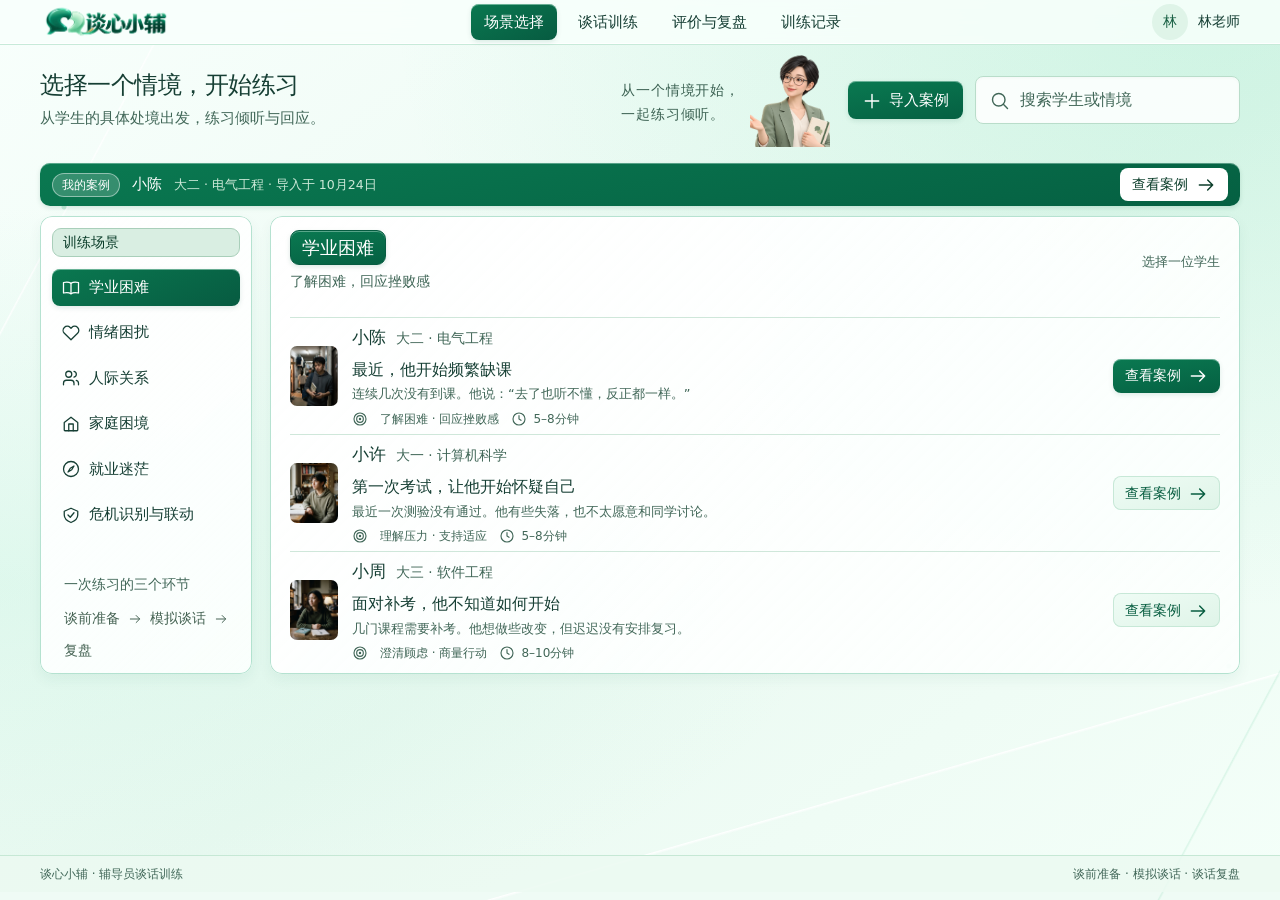
<file: frontend-html/index.html>
<!doctype html>
<html lang="zh-CN">
  <head>
    <meta charset="UTF-8" />
    <meta name="viewport" content="width=device-width,initial-scale=1" />
    <title>场景选择 · 谈心小辅</title>
    <link rel="stylesheet" href="styles.css" />
    <script src="shared.js" defer></script>
  </head>
  <body data-page="selection">
    <a class="skip" href="#main">跳到主要内容</a>
    <header class="site-header" data-header></header>
    <main id="main" class="main">
      <div class="page-heading coach-page-heading">
        <div>
          <h1>选择一个情境，开始练习</h1>
          <p>从学生的具体处境出发，练习倾听与回应。</p>
        </div>
        <div class="coach-welcome">
          <p>从一个情境开始，<br />一起练习倾听。</p>
          <div class="coach-welcome-portrait" aria-hidden="true">
            <img src="assets/xiaofu-counselor.png" alt="" width="164" height="188" />
          </div>
        </div>
        <div class="page-heading-tools">
          <a class="button" href="import.html"><span data-icon="plus"></span>导入案例</a>
          <label class="search"
            ><span data-icon="search"></span
            ><input
              data-search-cases
              type="search"
              aria-label="搜索学生或情境"
              placeholder="搜索学生或情境"
          /></label>
        </div>
      </div>
      <section class="my-case-bar" aria-label="我的案例">
        <div class="my-case-info">
          <span class="my-case-label">我的案例</span>
          <strong>小陈</strong>
          <span class="my-case-meta">大二 · 电气工程 · 导入于 10月24日</span>
        </div>
        <a class="my-case-open" href="case-imported.html"
          >查看案例<span data-icon="arrow"></span
        ></a>
      </section>
      <div class="selection-layout">
        <aside class="surface category-panel" aria-label="场景分类">
          <h2>训练场景</h2>
          <div class="category-list">
            <button data-category="academic" aria-pressed="true">
              <span data-icon="book"></span>学业困难
            </button>
            <button data-category="emotion" aria-pressed="false">
              <span data-icon="heart"></span>情绪困扰
            </button>
            <button data-category="relationship" aria-pressed="false">
              <span data-icon="users"></span>人际关系
            </button>
            <button data-category="family" aria-pressed="false">
              <span data-icon="home"></span>家庭困境
            </button>
            <button data-category="career" aria-pressed="false">
              <span data-icon="compass"></span>就业迷茫
            </button>
            <button data-category="risk" aria-pressed="false">
              <span data-icon="shield"></span>危机识别与联动
            </button>
          </div>
          <div class="sidebar-foot">
            <p>一次练习的三个环节</p>
            <div class="flow">
              <span>谈前准备</span><span data-icon="arrow"></span><span>模拟谈话</span
              ><span data-icon="arrow"></span><span>复盘</span>
            </div>
          </div>
        </aside>
        <section class="surface cases-panel" aria-label="学生案例">
          <div class="section-heading">
            <div>
              <h2 data-category-title>学业困难</h2>
              <p data-category-description>了解困难，回应挫败感</p>
            </div>
            <span class="caption">选择一位学生</span>
          </div>
          <div class="case-list">
            <article class="case-row" data-case-row data-category="academic">
              <img class="case-portrait" src="assets/xiaochen.png" alt="小陈" />
              <div class="case-copy">
                <div class="case-person"><strong>小陈</strong>大二 · 电气工程</div>
                <h3>最近，他开始频繁缺课</h3>
                <p>连续几次没有到课。他说：“去了也听不懂，反正都一样。”</p>
                <div class="case-meta">
                  <span data-icon="target"></span><span>了解困难 · 回应挫败感</span
                  ><span><span data-icon="clock"></span>5–8分钟</span>
                </div>
              </div>
              <div class="case-action">
                <a class="button" href="details.html">查看案例<span data-icon="arrow"></span></a>
              </div>
            </article>
            <article class="case-row" data-case-row data-category="academic">
              <img class="case-portrait" src="assets/xiaoxu.png" alt="小许" />
              <div class="case-copy">
                <div class="case-person"><strong>小许</strong>大一 · 计算机科学</div>
                <h3>第一次考试，让他开始怀疑自己</h3>
                <p>最近一次测验没有通过。他有些失落，也不太愿意和同学讨论。</p>
                <div class="case-meta">
                  <span data-icon="target"></span><span>理解压力 · 支持适应</span
                  ><span><span data-icon="clock"></span>5–8分钟</span>
                </div>
              </div>
              <div class="case-action">
                <button class="button secondary" data-preview-action="其他案例详情">
                  查看案例<span data-icon="arrow"></span>
                </button>
              </div>
            </article>
            <article class="case-row" data-case-row data-category="academic">
              <img class="case-portrait" src="assets/xiaozhou.png" alt="小周" />
              <div class="case-copy">
                <div class="case-person"><strong>小周</strong>大三 · 软件工程</div>
                <h3>面对补考，他不知道如何开始</h3>
                <p>几门课程需要补考。他想做些改变，但迟迟没有安排复习。</p>
                <div class="case-meta">
                  <span data-icon="target"></span><span>澄清顾虑 · 商量行动</span
                  ><span><span data-icon="clock"></span>8–10分钟</span>
                </div>
              </div>
              <div class="case-action">
                <button class="button secondary" data-preview-action="其他案例详情">
                  查看案例<span data-icon="arrow"></span>
                </button>
              </div>
            </article>

            <article class="case-row" data-case-row data-category="emotion">
              <span class="case-initial" aria-hidden="true">吴</span>
              <div class="case-copy">
                <div class="case-person"><strong>小吴</strong>大二 · 数学</div>
                <h3>考试前总是心慌</h3>
                <p>临近考试就睡不着，总担心考不好，越复习越紧张。</p>
                <div class="case-meta">
                  <span data-icon="target"></span><span>理解焦虑 · 具体化</span
                  ><span><span data-icon="clock"></span>5–8分钟</span>
                </div>
              </div>
              <div class="case-action">
                <button class="button secondary" data-preview-action="其他案例详情">
                  查看案例<span data-icon="arrow"></span>
                </button>
              </div>
            </article>
            <article class="case-row" data-case-row data-category="emotion">
              <span class="case-initial" aria-hidden="true">郑</span>
              <div class="case-copy">
                <div class="case-person"><strong>小郑</strong>大四 · 环境设计</div>
                <h3>分手之后一直走不出来</h3>
                <p>最近情绪低落，课也不太去上，提起这件事就流泪。</p>
                <div class="case-meta">
                  <span data-icon="target"></span><span>接纳情绪 · 支持</span
                  ><span><span data-icon="clock"></span>8–10分钟</span>
                </div>
              </div>
              <div class="case-action">
                <button class="button secondary" data-preview-action="其他案例详情">
                  查看案例<span data-icon="arrow"></span>
                </button>
              </div>
            </article>
            <article class="case-row" data-case-row data-category="emotion">
              <span class="case-initial" aria-hidden="true">孙</span>
              <div class="case-copy">
                <div class="case-person"><strong>小孙</strong>大三 · 汉语言文学</div>
                <h3>说不清为什么不开心</h3>
                <p>连续一个多月提不起兴趣，睡不好，也说不清原因。</p>
                <div class="case-meta">
                  <span data-icon="target"></span><span>倾听 · 评估状况</span
                  ><span><span data-icon="clock"></span>8–10分钟</span>
                </div>
              </div>
              <div class="case-action">
                <button class="button secondary" data-preview-action="其他案例详情">
                  查看案例<span data-icon="arrow"></span>
                </button>
              </div>
            </article>

            <article class="case-row" data-case-row data-category="relationship">
              <span class="case-initial" aria-hidden="true">林</span>
              <div class="case-copy">
                <div class="case-person"><strong>小林</strong>大一 · 计算机科学</div>
                <h3>和室友几乎不说话了</h3>
                <p>因为作息和卫生闹过几次，现在互相不理，宿舍很压抑。</p>
                <div class="case-meta">
                  <span data-icon="target"></span><span>了解分歧 · 协商边界</span
                  ><span><span data-icon="clock"></span>5–8分钟</span>
                </div>
              </div>
              <div class="case-action">
                <button class="button secondary" data-preview-action="其他案例详情">
                  查看案例<span data-icon="arrow"></span>
                </button>
              </div>
            </article>
            <article class="case-row" data-case-row data-category="relationship">
              <span class="case-initial" aria-hidden="true">冯</span>
              <div class="case-copy">
                <div class="case-person"><strong>小冯</strong>大二 · 工商管理</div>
                <h3>小组作业里总觉得自己被排挤</h3>
                <p>讨论时没人接他的话，他开始怀疑是不是自己的问题。</p>
                <div class="case-meta">
                  <span data-icon="target"></span><span>澄清感受 · 核对事实</span
                  ><span><span data-icon="clock"></span>8–10分钟</span>
                </div>
              </div>
              <div class="case-action">
                <button class="button secondary" data-preview-action="其他案例详情">
                  查看案例<span data-icon="arrow"></span>
                </button>
              </div>
            </article>
            <article class="case-row" data-case-row data-category="relationship">
              <span class="case-initial" aria-hidden="true">何</span>
              <div class="case-copy">
                <div class="case-person"><strong>小何</strong>大三 · 英语</div>
                <h3>和导师沟通总是紧张</h3>
                <p>每次见导师前都反复打腹稿，到了跟前还是说不清楚。</p>
                <div class="case-meta">
                  <span data-icon="target"></span><span>理解紧张 · 练习表达</span
                  ><span><span data-icon="clock"></span>5–8分钟</span>
                </div>
              </div>
              <div class="case-action">
                <button class="button secondary" data-preview-action="其他案例详情">
                  查看案例<span data-icon="arrow"></span>
                </button>
              </div>
            </article>

            <article class="case-row" data-case-row data-category="family">
              <span class="case-initial" aria-hidden="true">杨</span>
              <div class="case-copy">
                <div class="case-person"><strong>小杨</strong>大二 · 土木工程</div>
                <h3>家里希望他退学</h3>
                <p>父亲说供不起了，让他先工作，他自己还想把书读完。</p>
                <div class="case-meta">
                  <span data-icon="target"></span><span>了解处境 · 支持选择</span
                  ><span><span data-icon="clock"></span>10–12分钟</span>
                </div>
              </div>
              <div class="case-action">
                <button class="button secondary" data-preview-action="其他案例详情">
                  查看案例<span data-icon="arrow"></span>
                </button>
              </div>
            </article>
            <article class="case-row" data-case-row data-category="family">
              <span class="case-initial" aria-hidden="true">罗</span>
              <div class="case-copy">
                <div class="case-person"><strong>小罗</strong>大一 · 临床医学</div>
                <h3>父母正在闹离婚</h3>
                <p>最近总惦记家里的事，晚上给母亲打电话到很晚，白天没精神。</p>
                <div class="case-meta">
                  <span data-icon="target"></span><span>接纳情绪 · 稳定支持</span
                  ><span><span data-icon="clock"></span>8–10分钟</span>
                </div>
              </div>
              <div class="case-action">
                <button class="button secondary" data-preview-action="其他案例详情">
                  查看案例<span data-icon="arrow"></span>
                </button>
              </div>
            </article>
            <article class="case-row" data-case-row data-category="family">
              <span class="case-initial" aria-hidden="true">唐</span>
              <div class="case-copy">
                <div class="case-person"><strong>小唐</strong>大三 · 会计学</div>
                <h3>一边上课，一边照顾生病的母亲</h3>
                <p>每周往返医院，作业和出勤都受到影响，却没和任何人说。</p>
                <div class="case-meta">
                  <span data-icon="target"></span><span>了解负担 · 商量安排</span
                  ><span><span data-icon="clock"></span>8–10分钟</span>
                </div>
              </div>
              <div class="case-action">
                <button class="button secondary" data-preview-action="其他案例详情">
                  查看案例<span data-icon="arrow"></span>
                </button>
              </div>
            </article>

            <article class="case-row" data-case-row data-category="career">
              <span class="case-initial" aria-hidden="true">韩</span>
              <div class="case-copy">
                <div class="case-person"><strong>小韩</strong>大四 · 机械设计</div>
                <h3>考研还是就业，一直定不下来</h3>
                <p>两边都在准备，结果哪边都没有进展，越拖越焦虑。</p>
                <div class="case-meta">
                  <span data-icon="target"></span><span>澄清目标 · 比较选项</span
                  ><span><span data-icon="clock"></span>8–10分钟</span>
                </div>
              </div>
              <div class="case-action">
                <button class="button secondary" data-preview-action="其他案例详情">
                  查看案例<span data-icon="arrow"></span>
                </button>
              </div>
            </article>
            <article class="case-row" data-case-row data-category="career">
              <span class="case-initial" aria-hidden="true">曹</span>
              <div class="case-copy">
                <div class="case-person"><strong>小曹</strong>大三 · 新闻传播</div>
                <h3>投了很多简历，都没有回音</h3>
                <p>投了三十多份，只接到两次面试，开始怀疑自己是不是不行。</p>
                <div class="case-meta">
                  <span data-icon="target"></span><span>理解挫败 · 调整策略</span
                  ><span><span data-icon="clock"></span>5–8分钟</span>
                </div>
              </div>
              <div class="case-action">
                <button class="button secondary" data-preview-action="其他案例详情">
                  查看案例<span data-icon="arrow"></span>
                </button>
              </div>
            </article>
            <article class="case-row" data-case-row data-category="career">
              <span class="case-initial" aria-hidden="true">邓</span>
              <div class="case-copy">
                <div class="case-person"><strong>小邓</strong>大四 · 生物工程</div>
                <h3>家里安排的工作，他不想去</h3>
                <p>父母托人找了一个岗位，他更想自己试试，但不敢直说。</p>
                <div class="case-meta">
                  <span data-icon="target"></span><span>尊重自主 · 讨论风险</span
                  ><span><span data-icon="clock"></span>8–10分钟</span>
                </div>
              </div>
              <div class="case-action">
                <button class="button secondary" data-preview-action="其他案例详情">
                  查看案例<span data-icon="arrow"></span>
                </button>
              </div>
            </article>

            <article class="case-row" data-case-row data-category="risk">
              <span class="case-initial" aria-hidden="true">蒋</span>
              <div class="case-copy">
                <div class="case-person"><strong>小蒋</strong>大二 · 建筑学</div>
                <h3>他说“活着没什么意思”</h3>
                <p>谈话中冒出这句话，随后说自己只是开玩笑，不愿再谈。</p>
                <div class="case-meta">
                  <span data-icon="target"></span><span>风险确认 · 支持联动</span
                  ><span><span data-icon="clock"></span>10–12分钟</span>
                </div>
              </div>
              <div class="case-action">
                <button class="button secondary" data-preview-action="其他案例详情">
                  查看案例<span data-icon="arrow"></span>
                </button>
              </div>
            </article>
            <article class="case-row" data-case-row data-category="risk">
              <span class="case-initial" aria-hidden="true">沈</span>
              <div class="case-copy">
                <div class="case-person"><strong>小沈</strong>大三 · 物理学</div>
                <h3>连续几天没有回消息</h3>
                <p>同学反映他把自己关在宿舍，不上课，也不回群里的消息。</p>
                <div class="case-meta">
                  <span data-icon="target"></span><span>了解状况 · 联系支持</span
                  ><span><span data-icon="clock"></span>10–12分钟</span>
                </div>
              </div>
              <div class="case-action">
                <button class="button secondary" data-preview-action="其他案例详情">
                  查看案例<span data-icon="arrow"></span>
                </button>
              </div>
            </article>
            <article class="case-row" data-case-row data-category="risk">
              <span class="case-initial" aria-hidden="true">姚</span>
              <div class="case-copy">
                <div class="case-person"><strong>小姚</strong>大一 · 公共管理</div>
                <h3>自伤照片发到了群里</h3>
                <p>同学转来照片，他本人不愿多说，只说“没事”。</p>
                <div class="case-meta">
                  <span data-icon="target"></span><span>安全确认 · 转介流程</span
                  ><span><span data-icon="clock"></span>10–12分钟</span>
                </div>
              </div>
              <div class="case-action">
                <button class="button secondary" data-preview-action="其他案例详情">
                  查看案例<span data-icon="arrow"></span>
                </button>
              </div>
            </article>
          </div>
          <div class="empty-state" data-search-empty hidden>
            <span data-icon="search"></span>
            <h3>没有找到匹配的案例</h3>
            <p>换一个关键词，或回到当前案例列表。</p>
            <button class="button secondary" data-clear-search>清空搜索</button>
          </div>
        </section>
      </div>
      <div class="preview-notice" data-preview-notice role="status" hidden></div>
    </main>
    <footer class="site-footer" data-footer></footer>
  </body>
</html>
</file>
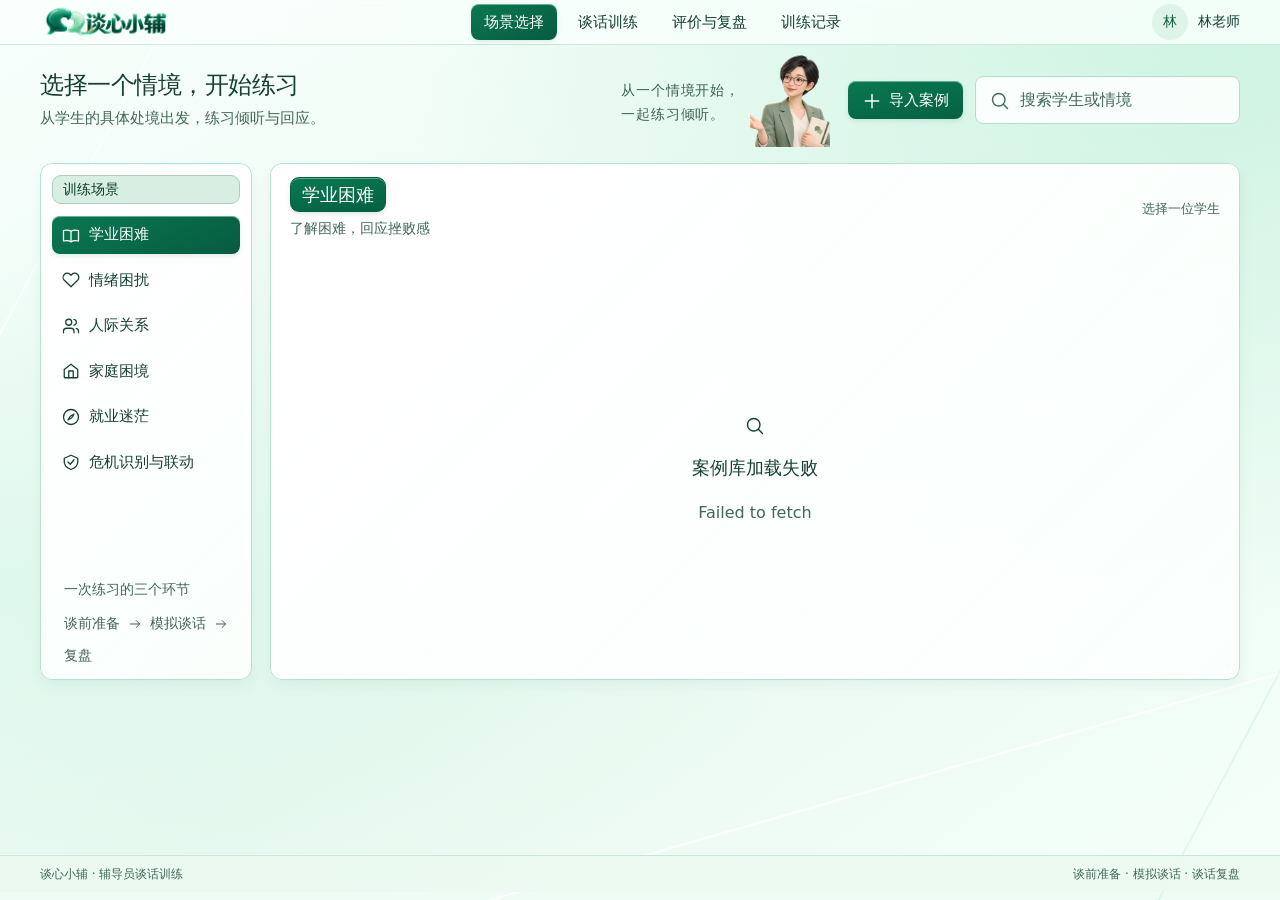
<file: frontend/index.html>
<!doctype html>
<html lang="zh-CN">
  <head>
    <meta charset="UTF-8" />
    <meta name="viewport" content="width=device-width,initial-scale=1" />
    <title>场景选择 · 谈心小辅</title>
    <link rel="stylesheet" href="styles.css" />
    <script src="shared.js" defer></script>
    <script src="cases.js" defer></script>
  </head>
  <body data-page="selection">
    <a class="skip" href="#main">跳到主要内容</a>
    <header class="site-header" data-header></header>
    <main id="main" class="main">
      <div class="page-heading coach-page-heading">
        <div>
          <h1>选择一个情境，开始练习</h1>
          <p>从学生的具体处境出发，练习倾听与回应。</p>
        </div>
        <div class="coach-welcome">
          <p>从一个情境开始，<br />一起练习倾听。</p>
          <div class="coach-welcome-portrait" aria-hidden="true">
            <img src="assets/xiaofu-counselor.png" alt="" width="164" height="188" />
          </div>
        </div>
        <div class="page-heading-tools">
          <a class="button" href="import.html"><span data-icon="plus"></span>导入案例</a>
          <label class="search"
            ><span data-icon="search"></span
            ><input
              data-search-cases
              type="search"
              aria-label="搜索学生或情境"
              placeholder="搜索学生或情境"
          /></label>
        </div>
      </div>
      <section class="my-case-bar" aria-label="我的案例" data-my-case hidden>
        <div class="my-case-info">
          <span class="my-case-label">我的案例</span>
          <strong data-my-case-name>小陈</strong>
          <span class="my-case-meta" data-my-case-meta></span>
        </div>
        <a class="my-case-open" data-my-case-open href="details.html"
          >查看案例<span data-icon="arrow"></span
        ></a>
      </section>
      <div class="selection-layout">
        <aside class="surface category-panel" aria-label="场景分类">
          <h2>训练场景</h2>
          <div class="category-list">
            <button data-category="academic" aria-pressed="true">
              <span data-icon="book"></span>学业困难
            </button>
            <button data-category="emotion" aria-pressed="false">
              <span data-icon="heart"></span>情绪困扰
            </button>
            <button data-category="relationship" aria-pressed="false">
              <span data-icon="users"></span>人际关系
            </button>
            <button data-category="family" aria-pressed="false">
              <span data-icon="home"></span>家庭困境
            </button>
            <button data-category="career" aria-pressed="false">
              <span data-icon="compass"></span>就业迷茫
            </button>
            <button data-category="risk" aria-pressed="false">
              <span data-icon="shield"></span>危机识别与联动
            </button>
          </div>
          <div class="sidebar-foot">
            <p>一次练习的三个环节</p>
            <div class="flow">
              <span>谈前准备</span><span data-icon="arrow"></span><span>模拟谈话</span
              ><span data-icon="arrow"></span><span>复盘</span>
            </div>
          </div>
        </aside>
        <section class="surface cases-panel" aria-label="学生案例">
          <div class="section-heading">
            <div>
              <h2 data-category-title>学业困难</h2>
              <p data-category-description>了解困难，回应挫败感</p>
            </div>
            <span class="caption">选择一位学生</span>
          </div>
          <div class="case-list">
            <p class="muted" data-case-loading>正在加载案例库…</p>
          </div>
          <div class="empty-state" data-search-empty hidden>
            <span data-icon="search"></span>
            <h3>没有找到匹配的案例</h3>
            <p>换一个关键词，或回到当前案例列表。</p>
            <button class="button secondary" data-clear-search>清空搜索</button>
          </div>
        </section>
      </div>
      <div class="preview-notice" data-preview-notice role="status" hidden></div>
    </main>
    <footer class="site-footer" data-footer></footer>
  </body>
</html>
</file>
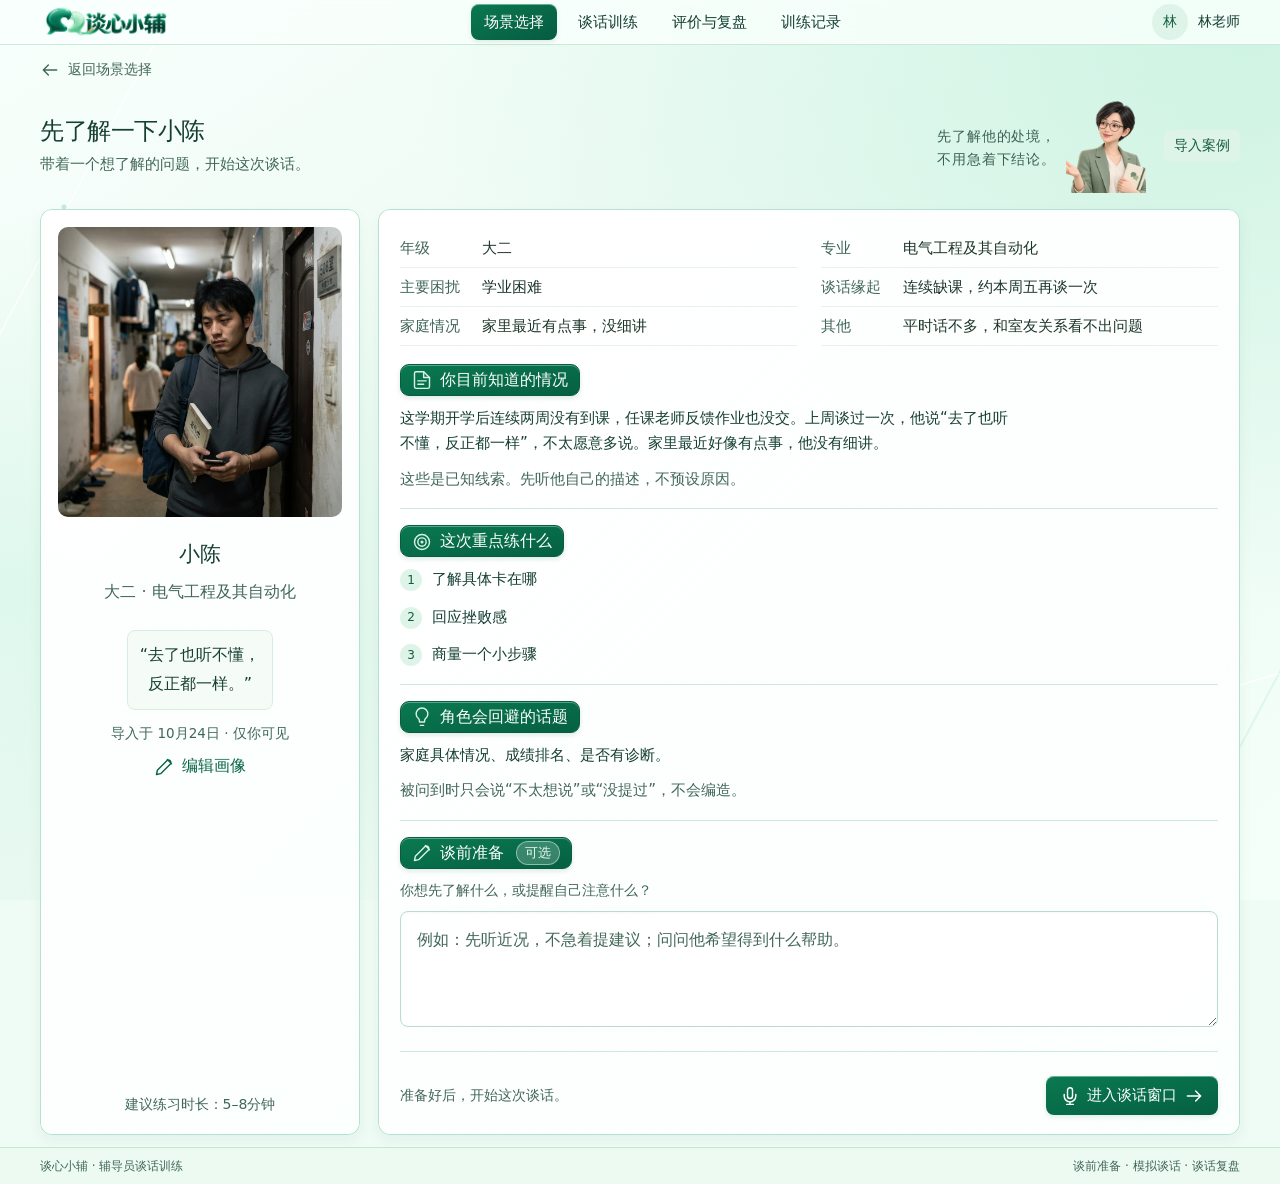
<file: frontend-html/case-imported.html>
<!doctype html>
<html lang="zh-CN">
  <head>
    <meta charset="UTF-8" />
    <meta name="viewport" content="width=device-width,initial-scale=1" />
    <title>导入案例详情 · 谈心小辅</title>
    <link rel="stylesheet" href="styles.css" />
    <script src="shared.js" defer></script>
  </head>
  <body data-page="selection">
    <a class="skip" href="#main">跳到主要内容</a>
    <header class="site-header" data-header></header>
    <main id="main" class="main">
      <a class="back-link" href="index.html"><span data-icon="back"></span>返回场景选择</a>
      <div class="page-heading coach-page-heading">
        <div>
          <h1>先了解一下小陈</h1>
          <p>带着一个想了解的问题，开始这次谈话。</p>
        </div>
        <div class="coach-welcome">
          <p>先了解他的处境，<br />不用急着下结论。</p>
          <div class="coach-welcome-portrait" aria-hidden="true">
            <img src="assets/xiaofu-counselor.png" alt="" width="164" height="188" />
          </div>
        </div>
        <span class="badge">导入案例</span>
      </div>
      <div class="detail-layout">
        <aside class="surface student-profile">
          <img class="profile-photo" src="assets/xiaochen.png" alt="小陈" />
          <h2>小陈</h2>
          <p class="student-meta">大二 · 电气工程及其自动化</p>
          <blockquote>“去了也听不懂，<br />反正都一样。”</blockquote>
          <p class="profile-source">导入于 10月24日 · 仅你可见</p>
          <a class="text-button" href="import.html"><span data-icon="pen"></span>编辑画像</a>
          <p class="profile-bottom">建议练习时长：5–8分钟</p>
        </aside>
        <section class="surface detail-content" aria-label="案例背景和谈前准备">
          <dl class="case-facts">
            <div>
              <dt>年级</dt>
              <dd>大二</dd>
            </div>
            <div>
              <dt>专业</dt>
              <dd>电气工程及其自动化</dd>
            </div>
            <div>
              <dt>主要困扰</dt>
              <dd>学业困难</dd>
            </div>
            <div>
              <dt>谈话缘起</dt>
              <dd>连续缺课，约本周五再谈一次</dd>
            </div>
            <div>
              <dt>家庭情况</dt>
              <dd>家里最近有点事，没细讲</dd>
            </div>
            <div>
              <dt>其他</dt>
              <dd>平时话不多，和室友关系看不出问题</dd>
            </div>
          </dl>
          <section class="detail-section">
            <h2><span data-icon="file"></span>你目前知道的情况</h2>
            <p>
              这学期开学后连续两周没有到课，任课老师反馈作业也没交。上周谈过一次，他说“去了也听不懂，反正都一样”，不太愿意多说。家里最近好像有点事，他没有细讲。
            </p>
            <p class="muted">这些是已知线索。先听他自己的描述，不预设原因。</p>
          </section>
          <section class="detail-section">
            <h2><span data-icon="target"></span>这次重点练什么</h2>
            <ol class="goal-list">
              <li><span class="goal-number">1</span>了解具体卡在哪</li>
              <li><span class="goal-number">2</span>回应挫败感</li>
              <li><span class="goal-number">3</span>商量一个小步骤</li>
            </ol>
          </section>
          <section class="detail-section">
            <h2><span data-icon="bulb"></span>角色会回避的话题</h2>
            <p>家庭具体情况、成绩排名、是否有诊断。</p>
            <p class="muted">被问到时只会说“不太想说”或“没提过”，不会编造。</p>
          </section>
          <section class="detail-section">
            <h2><span data-icon="pen"></span>谈前准备<span class="section-optional">可选</span></h2>
            <label class="note-label" for="preparation">你想先了解什么，或提醒自己注意什么？</label
            ><textarea
              id="preparation"
              rows="3"
              maxlength="2000"
              placeholder="例如：先听近况，不急着提建议；问问他希望得到什么帮助。"
            ></textarea>
          </section>
          <div class="detail-actions">
            <small>准备好后，开始这次谈话。</small
            ><a class="button" href="conversation.html"
              ><span data-icon="mic"></span>进入谈话窗口<span data-icon="arrow"></span
            ></a>
          </div>
        </section>
      </div>
    </main>
    <footer class="site-footer" data-footer></footer>
  </body>
</html>
</file>
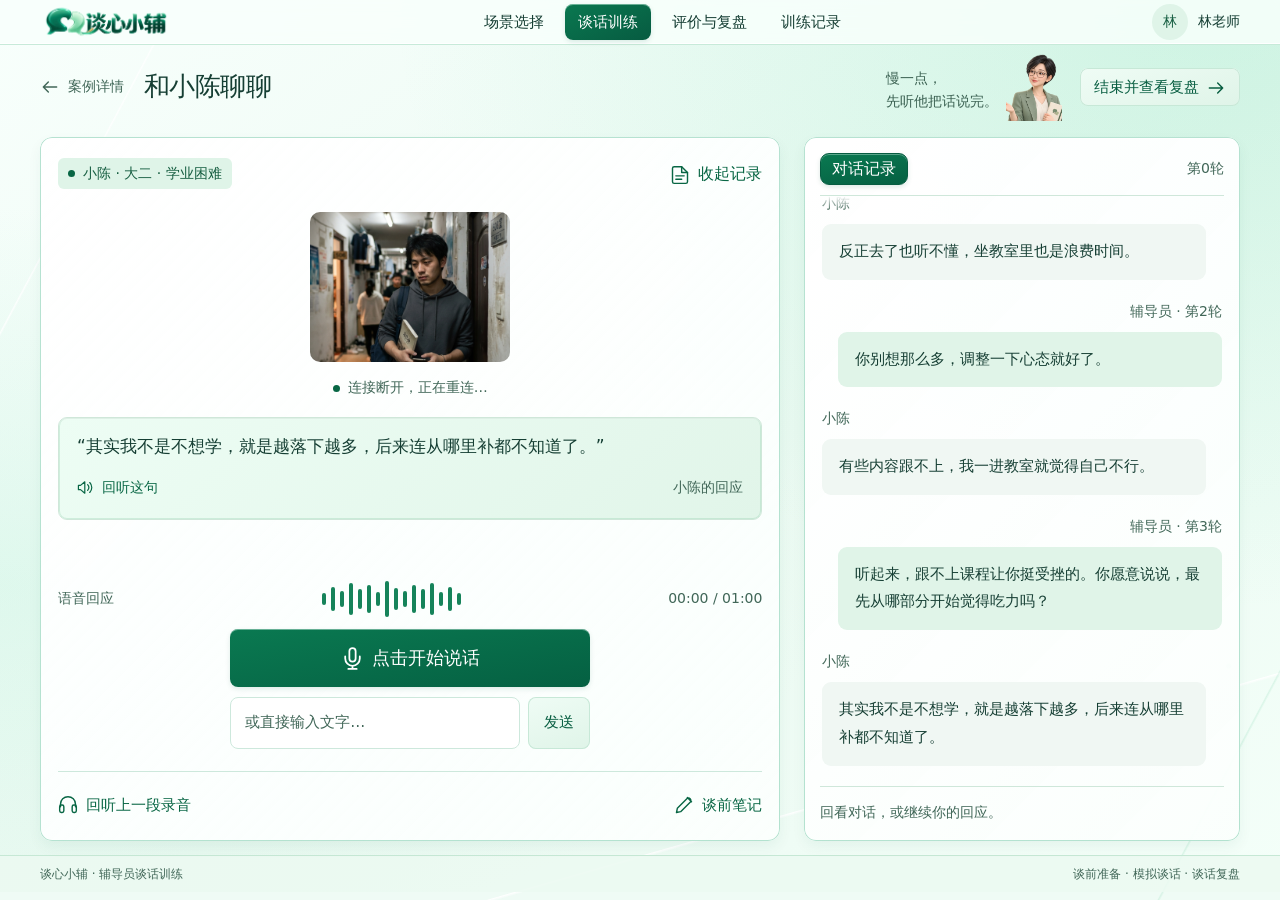
<file: frontend-html/conversation.html>
<!doctype html>
<html lang="zh-CN">
  <head>
    <meta charset="UTF-8" />
    <meta name="viewport" content="width=device-width,initial-scale=1" />
    <title>谈话训练 · 谈心小辅</title>
    <link rel="stylesheet" href="styles.css" />
    <style>
      /* 语音对接新增：文字输入兜底（FunASR 在 CPU 上较慢，文字是稳定路径） */
      .mic-controls {
        flex-direction: column;
        align-items: center;
      }
      .text-input-row {
        display: flex;
        gap: 8px;
        width: min(360px, 100%);
        margin-top: 10px;
      }
      .text-input-row input {
        flex: 1;
        min-width: 0;
        padding: 12px 14px;
        border: 1px solid var(--line);
        border-radius: 8px;
        font-size: 15px;
        color: var(--ink);
        background: #fff;
      }
      .text-input-row input:focus {
        outline: 2px solid var(--green);
        outline-offset: -1px;
      }
      .text-input-row .button {
        width: auto;
        min-height: 44px;
        font-size: 15px;
        padding: 9px 16px;
      }
    </style>
    <script src="shared.js" defer></script>
    <script src="voice.js" defer></script>
  </head>
  <body data-page="conversation">
    <a class="skip" href="#main">跳到主要内容</a>
    <header class="site-header" data-header></header>
    <main id="main" class="main">
      <div class="page-heading conversation-heading coach-conversation-heading">
        <div class="heading-inline">
          <a class="back-link" href="details.html"><span data-icon="back"></span>案例详情</a>
          <h1 data-voice-title>和小陈聊聊</h1>
        </div>
        <div class="coach-welcome">
          <p>慢一点，<br />先听他把话说完。</p>
          <div class="coach-welcome-portrait" aria-hidden="true">
            <img src="assets/xiaofu-counselor.png" alt="" width="164" height="188" />
          </div>
        </div>
        <div class="page-heading-tools">
          <a class="button secondary" href="review.html"
            >结束并查看复盘<span data-icon="arrow"></span
          ></a>
        </div>
      </div>
      <div class="conversation-grid">
        <section class="surface presence" aria-label="学生与语音操作">
          <div class="presence-top">
            <span class="badge"><span class="dot"></span>小陈 · 大二 · 学业困难</span
            ><button
              class="text-button"
              data-toggle-transcript
              aria-expanded="true"
              aria-controls="transcript"
            >
              <span data-icon="file"></span><span>收起记录</span>
            </button>
          </div>
          <img class="presence-photo" src="assets/xiaochen.png" alt="小陈" />
          <p class="presence-status"><span class="dot"></span>等待你的回应</p>
          <div class="current-response">
            <blockquote>“其实我不是不想学，就是越落下越多，后来连从哪里补都不知道了。”</blockquote>
            <div class="response-footer">
              <button class="text-button" data-voice-replay-student>
                <span data-icon="volume"></span>回听这句</button
              ><small>小陈的回应</small>
            </div>
          </div>
          <div class="microphone-area">
            <div class="wave-row">
              <span>语音回应</span>
              <div class="wave" aria-hidden="true">
                <i style="height: 12px"></i><i style="height: 24px"></i><i style="height: 16px"></i
                ><i style="height: 32px"></i><i style="height: 20px"></i><i style="height: 28px"></i
                ><i style="height: 14px"></i><i style="height: 36px"></i><i style="height: 22px"></i
                ><i style="height: 16px"></i><i style="height: 28px"></i><i style="height: 20px"></i
                ><i style="height: 32px"></i><i style="height: 14px"></i><i style="height: 24px"></i
                ><i style="height: 12px"></i>
              </div>
              <span>00:00 / 01:00</span>
            </div>
            <div class="mic-controls">
              <button class="button" data-voice-mic>
                <span data-icon="mic"></span><span data-voice-mic-label>点击开始说话</span>
              </button>
              <div class="text-input-row">
                <input
                  type="text"
                  data-voice-text
                  placeholder="或直接输入文字…"
                  autocomplete="off"
                />
                <button class="button secondary" data-voice-send>发送</button>
              </div>
            </div>
            <div class="presence-bottom">
              <button class="text-button" data-voice-replay-teacher>
                <span data-icon="headphones"></span>回听上一段录音</button
              ><a class="text-button" href="details.html"><span data-icon="pen"></span>谈前笔记</a>
            </div>
          </div>
        </section>
        <aside class="surface transcript" id="transcript" data-transcript aria-label="对话记录">
          <div class="transcript-heading">
            <h2>对话记录</h2>
            <small data-transcript-round>第0轮</small>
          </div>
          <div class="transcript-messages" tabindex="0" aria-label="可滚动的对话内容">
            <article class="message teacher">
              <span class="speaker">辅导员 · 第1轮</span>
              <p>小陈，最近上课感觉怎么样？看到你这几次没到课，想了解一下情况。</p>
            </article>
            <article class="message student">
              <span class="speaker">小陈</span>
              <p>反正去了也听不懂，坐教室里也是浪费时间。</p>
            </article>
            <article class="message teacher">
              <span class="speaker">辅导员 · 第2轮</span>
              <p>你别想那么多，调整一下心态就好了。</p>
            </article>
            <article class="message student">
              <span class="speaker">小陈</span>
              <p>有些内容跟不上，我一进教室就觉得自己不行。</p>
            </article>
            <article class="message teacher">
              <span class="speaker">辅导员 · 第3轮</span>
              <p>听起来，跟不上课程让你挺受挫的。你愿意说说，最先从哪部分开始觉得吃力吗？</p>
            </article>
            <article class="message student">
              <span class="speaker">小陈</span>
              <p>其实我不是不想学，就是越落下越多，后来连从哪里补都不知道了。</p>
            </article>
          </div>
          <p class="transcript-caption">回看对话，或继续你的回应。</p>
        </aside>
      </div>
      <p class="preview-notice" data-preview-notice role="status" hidden></p>
    </main>
    <footer class="site-footer" data-footer></footer>
  </body>
</html>
</file>
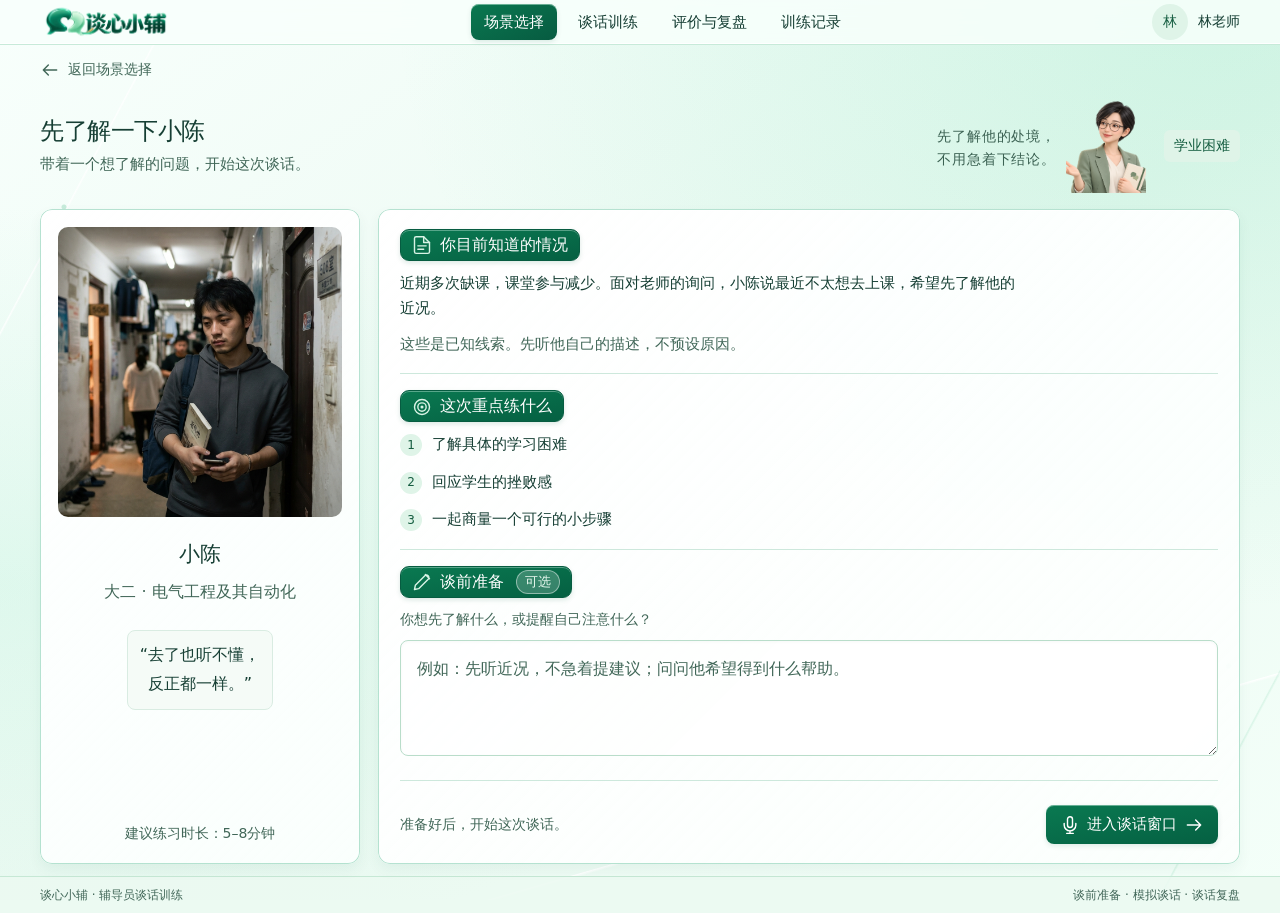
<file: frontend-html/details.html>
<!doctype html>
<html lang="zh-CN">
  <head>
    <meta charset="UTF-8" />
    <meta name="viewport" content="width=device-width,initial-scale=1" />
    <title>案例详情 · 谈心小辅</title>
    <link rel="stylesheet" href="styles.css" />
    <script src="shared.js" defer></script>
  </head>
  <body data-page="selection">
    <a class="skip" href="#main">跳到主要内容</a>
    <header class="site-header" data-header></header>
    <main id="main" class="main">
      <a class="back-link" href="index.html"><span data-icon="back"></span>返回场景选择</a>
      <div class="page-heading coach-page-heading">
        <div>
          <h1>先了解一下小陈</h1>
          <p>带着一个想了解的问题，开始这次谈话。</p>
        </div>
        <div class="coach-welcome">
          <p>先了解他的处境，<br />不用急着下结论。</p>
          <div class="coach-welcome-portrait" aria-hidden="true">
            <img src="assets/xiaofu-counselor.png" alt="" width="164" height="188" />
          </div>
        </div>
        <span class="badge">学业困难</span>
      </div>
      <div class="detail-layout">
        <aside class="surface student-profile">
          <img class="profile-photo" src="assets/xiaochen.png" alt="小陈" />
          <h2>小陈</h2>
          <p class="student-meta">大二 · 电气工程及其自动化</p>
          <blockquote>“去了也听不懂，<br />反正都一样。”</blockquote>
          <p class="profile-bottom">建议练习时长：5–8分钟</p>
        </aside>
        <section class="surface detail-content" aria-label="案例背景和谈前准备">
          <section class="detail-section">
            <h2><span data-icon="file"></span>你目前知道的情况</h2>
            <p>
              近期多次缺课，课堂参与减少。面对老师的询问，小陈说最近不太想去上课，希望先了解他的近况。
            </p>
            <p class="muted">这些是已知线索。先听他自己的描述，不预设原因。</p>
          </section>
          <section class="detail-section">
            <h2><span data-icon="target"></span>这次重点练什么</h2>
            <ol class="goal-list">
              <li><span class="goal-number">1</span>了解具体的学习困难</li>
              <li><span class="goal-number">2</span>回应学生的挫败感</li>
              <li><span class="goal-number">3</span>一起商量一个可行的小步骤</li>
            </ol>
          </section>
          <section class="detail-section">
            <h2><span data-icon="pen"></span>谈前准备<span class="section-optional">可选</span></h2>
            <label class="note-label" for="preparation">你想先了解什么，或提醒自己注意什么？</label
            ><textarea
              id="preparation"
              rows="3"
              maxlength="2000"
              placeholder="例如：先听近况，不急着提建议；问问他希望得到什么帮助。"
            ></textarea>
          </section>
          <div class="detail-actions">
            <small>准备好后，开始这次谈话。</small
            ><a class="button" href="conversation.html"
              ><span data-icon="mic"></span>进入谈话窗口<span data-icon="arrow"></span
            ></a>
          </div>
        </section>
      </div>
    </main>
    <footer class="site-footer" data-footer></footer>
  </body>
</html>
</file>
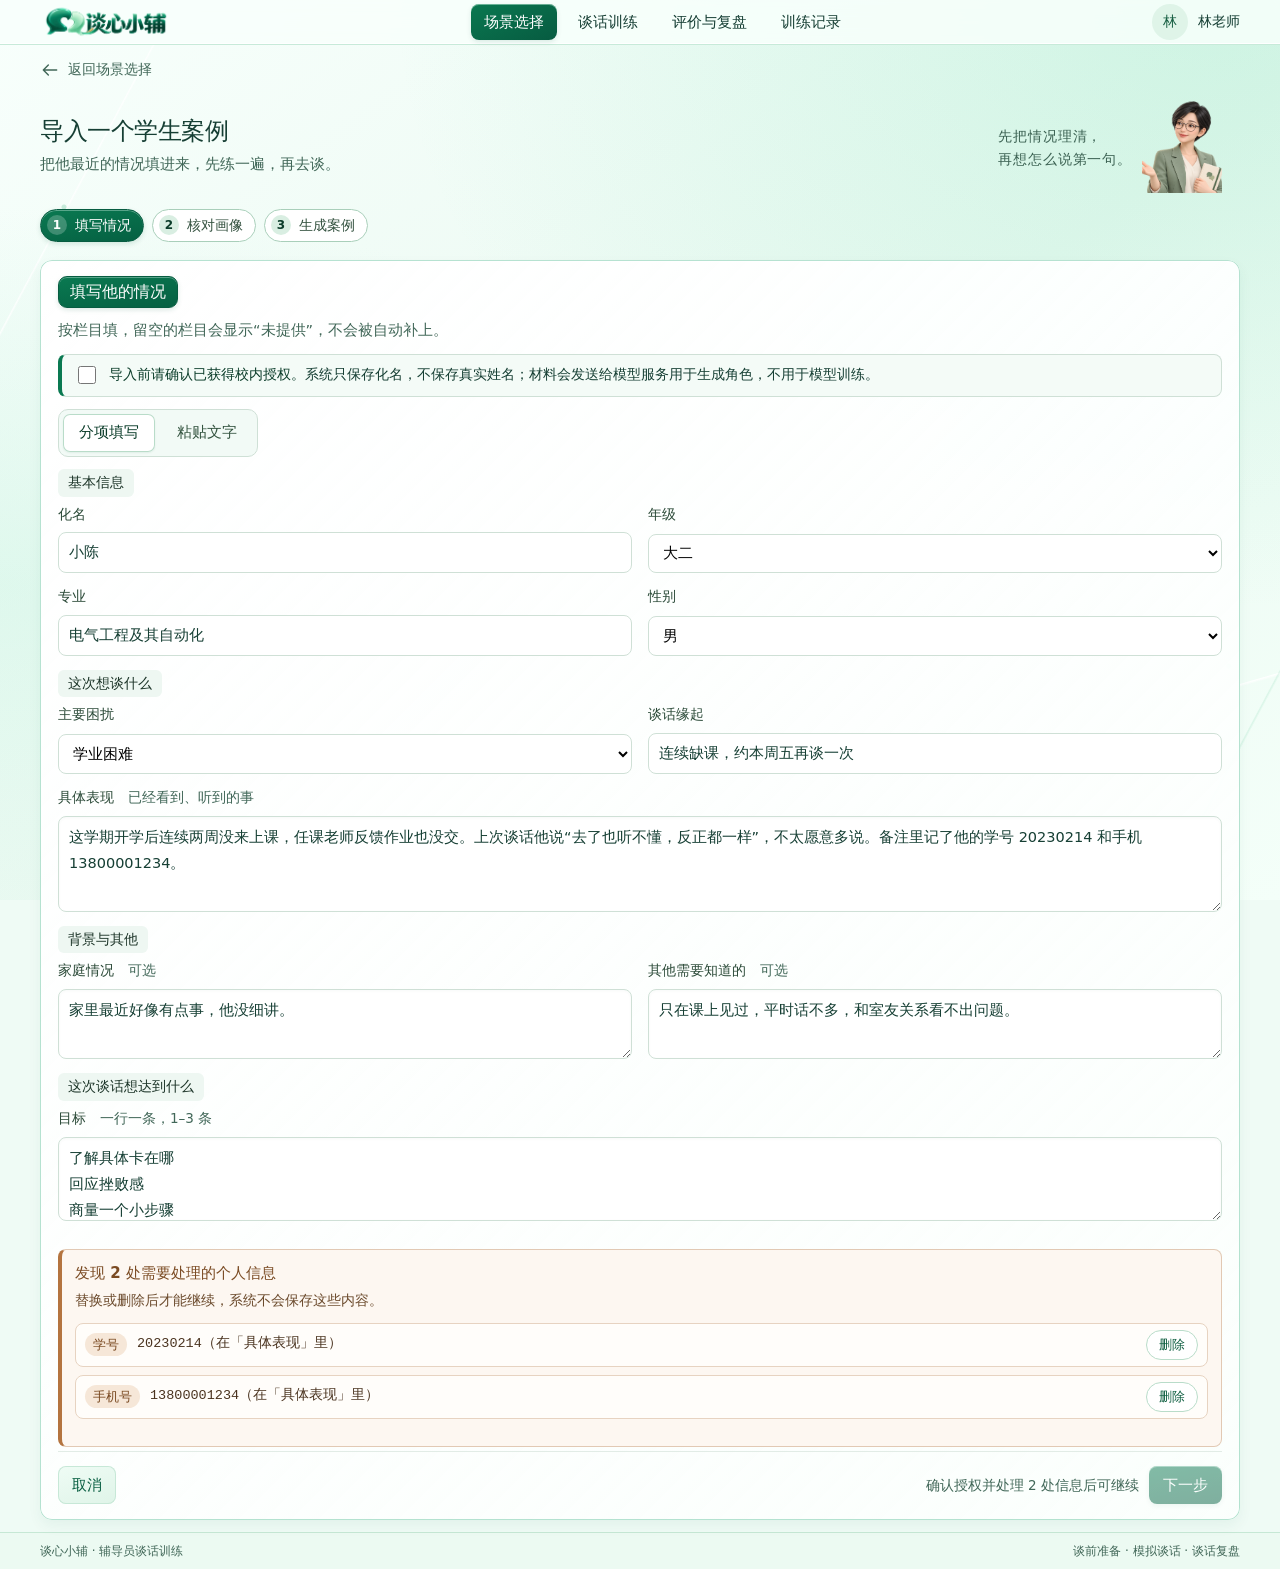
<file: frontend-html/import.html>
<!doctype html>
<html lang="zh-CN">
  <head>
    <meta charset="UTF-8" />
    <meta name="viewport" content="width=device-width,initial-scale=1" />
    <title>导入案例 · 谈心小辅</title>
    <link rel="stylesheet" href="styles.css" />
    <script src="shared.js" defer></script>
    <script src="import.js" defer></script>
  </head>
  <body data-page="selection">
    <a class="skip" href="#main">跳到主要内容</a>
    <header class="site-header" data-header></header>
    <main id="main" class="main">
      <a class="back-link" href="index.html"><span data-icon="back"></span>返回场景选择</a>
      <div class="page-heading coach-page-heading">
        <div>
          <h1>导入一个学生案例</h1>
          <p>把他最近的情况填进来，先练一遍，再去谈。</p>
        </div>
        <div class="coach-welcome">
          <p>先把情况理清，<br />再想怎么说第一句。</p>
          <div class="coach-welcome-portrait" aria-hidden="true">
            <img src="assets/xiaofu-counselor.png" alt="" width="164" height="188" />
          </div>
        </div>
      </div>

      <ol class="wizard-steps" aria-label="导入步骤">
        <li aria-current="step"><span class="step-number">1</span>填写情况</li>
        <li><span class="step-number">2</span>核对画像</li>
        <li><span class="step-number">3</span>生成案例</li>
      </ol>

      <section class="wizard-panel" data-step="1" aria-label="第一步：填写情况">
        <div class="surface wizard-card">
          <h2>填写他的情况</h2>
          <p class="lead">按栏目填，留空的栏目会显示“未提供”，不会被自动补上。</p>

          <label class="consent">
            <input type="checkbox" data-consent />
            <span
              ><strong>导入前请确认已获得校内授权。</strong
              >系统只保存化名，不保存真实姓名；材料会发送给模型服务用于生成角色，不用于模型训练。</span
            >
          </label>

          <div class="mode-tabs" role="tablist" aria-label="填写方式">
            <button role="tab" aria-selected="true" data-mode="form">分项填写</button>
            <button role="tab" aria-selected="false" data-mode="paste">粘贴文字</button>
          </div>

          <div data-panel="form">
            <div class="field-block">
              <span class="caption">基本信息</span>
              <div class="form-grid">
                <div class="field-block">
                  <label for="f-nickname">化名</label>
                  <input id="f-nickname" class="input" type="text" value="小陈" />
                </div>
                <div class="field-block">
                  <label for="f-grade">年级</label>
                  <select id="f-grade" class="input">
                    <option>大一</option>
                    <option selected>大二</option>
                    <option>大三</option>
                    <option>大四</option>
                    <option>研究生</option>
                  </select>
                </div>
                <div class="field-block">
                  <label for="f-major">专业</label>
                  <input id="f-major" class="input" type="text" value="电气工程及其自动化" />
                </div>
                <div class="field-block">
                  <label for="f-gender">性别</label>
                  <select id="f-gender" class="input">
                    <option selected>男</option>
                    <option>女</option>
                    <option>不便填写</option>
                  </select>
                </div>
              </div>
            </div>

            <div class="field-block">
              <span class="caption">这次想谈什么</span>
              <div class="form-grid">
                <div class="field-block">
                  <label for="f-issue">主要困扰</label>
                  <select id="f-issue" class="input">
                    <option selected>学业困难</option>
                    <option>情绪困扰</option>
                    <option>人际关系</option>
                    <option>家庭困境</option>
                    <option>就业迷茫</option>
                    <option>危机识别与联动</option>
                  </select>
                </div>
                <div class="field-block">
                  <label for="f-signal">谈话缘起</label>
                  <input
                    id="f-signal"
                    class="input"
                    type="text"
                    value="连续缺课，约本周五再谈一次"
                  />
                </div>
                <div class="field-block wide">
                  <label for="f-detail"
                    >具体表现<span class="hint">　已经看到、听到的事</span></label
                  >
                  <textarea id="f-detail" class="input">
这学期开学后连续两周没来上课，任课老师反馈作业也没交。上次谈话他说“去了也听不懂，反正都一样”，不太愿意多说。备注里记了他的学号 20230214 和手机 13800001234。</textarea
                  >
                </div>
              </div>
            </div>

            <div class="field-block">
              <span class="caption">背景与其他</span>
              <div class="form-grid">
                <div class="field-block">
                  <label for="f-family">家庭情况<span class="hint">　可选</span></label>
                  <textarea id="f-family" class="input">家里最近好像有点事，他没细讲。</textarea>
                </div>
                <div class="field-block">
                  <label for="f-other">其他需要知道的<span class="hint">　可选</span></label>
                  <textarea id="f-other" class="input">
只在课上见过，平时话不多，和室友关系看不出问题。</textarea
                  >
                </div>
              </div>
            </div>

            <div class="field-block">
              <span class="caption">这次谈话想达到什么</span>
              <div class="field-block">
                <label for="f-goals">目标<span class="hint">　一行一条，1–3 条</span></label>
                <textarea id="f-goals" class="input">
了解具体卡在哪
回应挫败感
商量一个小步骤</textarea
                >
              </div>
            </div>
          </div>

          <div data-panel="paste" hidden>
            <div class="field-block">
              <label for="source-text">学生情况</label>
              <textarea id="source-text" maxlength="4200" data-source>
这学期开学后连续两周没来上课，任课老师反馈作业也没交。上次谈话他说“去了也听不懂，反正都一样”，不太愿意多说。家里最近好像有点事，他没细讲。想约他这周五再谈一次。</textarea
              >
              <div class="counter-row">
                <span>适合从班级记录、谈心记录里整段粘贴。</span>
                <span data-counter>0 / 4000</span>
              </div>
            </div>
          </div>

          <div class="detect-panel" data-detect>
            <h3 data-detect-title>发现 2 处需要处理的个人信息</h3>
            <p data-detect-note>替换或删除后才能继续，系统不会保存这些内容。</p>
            <ul class="detect-list">
              <li class="detect-item" data-detect-item>
                <span class="kind">学号</span>
                <span class="value">20230214（在「具体表现」里）</span>
                <button type="button" data-resolve>删除</button>
              </li>
              <li class="detect-item" data-detect-item>
                <span class="kind">手机号</span>
                <span class="value">13800001234（在「具体表现」里）</span>
                <button type="button" data-resolve>删除</button>
              </li>
            </ul>
          </div>

          <div class="wizard-actions">
            <a class="button secondary" href="index.html">取消</a>
            <div class="right">
              <span class="note" data-gate-note>确认授权并处理 2 处信息后可继续</span>
              <button class="button" type="button" data-next disabled>下一步</button>
            </div>
          </div>
        </div>
      </section>

      <section class="wizard-panel" data-step="2" aria-label="第二步：核对画像" hidden>
        <div class="surface wizard-card">
          <h2>核对画像</h2>
          <p class="lead">以下内容来自你填写的栏目。标“推测”的可以改掉，改完不会重新分析。</p>

          <div class="review-grid">
            <div class="source-card">
              <span class="caption">你填写的内容</span>
              <dl class="recap">
                <div>
                  <dt>化名</dt>
                  <dd>小陈</dd>
                </div>
                <div>
                  <dt>年级·专业</dt>
                  <dd>大二 · 电气工程及其自动化</dd>
                </div>
                <div>
                  <dt>主要困扰</dt>
                  <dd>学业困难</dd>
                </div>
                <div>
                  <dt>具体表现</dt>
                  <dd>连续两周没来上课，作业未交；说“去了也听不懂”，不愿多说。</dd>
                </div>
                <div>
                  <dt>家庭情况</dt>
                  <dd>家里最近有事，未细讲。</dd>
                </div>
                <div>
                  <dt>其他</dt>
                  <dd>平时话不多，和室友关系看不出问题。</dd>
                </div>
                <div>
                  <dt>目标</dt>
                  <dd>了解卡在哪；回应挫败感；商量一个小步骤。</dd>
                </div>
              </dl>
              <p class="source-note">空着的栏目会显示“未提供”，不会被自动补上。</p>
              <button class="button secondary" type="button" data-preview-action="重新分析">
                <span data-icon="refresh"></span>重新分析
              </button>
            </div>

            <form class="profile-card" aria-label="画像字段">
              <div class="profile-head">
                <strong>小陈</strong>
                <span class="origin manual">化名</span>
              </div>
              <div class="profile-pair">
                <div class="profile-field">
                  <span class="label-row">年级</span>
                  <input type="text" value="大二" />
                  <span class="origin">原文</span>
                </div>
                <div class="profile-field">
                  <span class="label-row">专业</span>
                  <input type="text" value="电气工程及其自动化" />
                  <span class="origin">原文</span>
                </div>
              </div>
              <div class="profile-pair">
                <div class="profile-field">
                  <span class="label-row">性别</span>
                  <input type="text" value="男" />
                  <span class="origin">原文</span>
                </div>
                <div class="profile-field">
                  <span class="label-row">主要困扰</span>
                  <input type="text" value="学业困难" />
                  <span class="origin">原文</span>
                </div>
              </div>
              <div class="profile-field">
                <span class="label-row">具体表现</span>
                <textarea>
连续两周没来上课，作业未交；说“去了也听不懂，反正都一样”，不愿多说。</textarea
                >
                <span class="origin">原文</span>
              </div>
              <div class="profile-field">
                <span class="label-row">家庭情况</span>
                <input type="text" value="家里最近有事，未细讲" />
                <span class="origin">原文</span>
              </div>
              <div class="profile-field">
                <span class="label-row">其他</span>
                <input type="text" value="平时话不多，和室友关系看不出问题" />
                <span class="origin">原文</span>
              </div>
              <div class="profile-field">
                <span class="label-row">说话方式</span>
                <input type="text" value="回答偏短，倾向用“听不懂”概括，被追问时回避" />
                <span class="origin guess">推测</span>
              </div>
              <div class="profile-field">
                <span class="label-row">可能的顾虑</span>
                <input type="text" value="担心被评价、不愿让家里知道" />
                <span class="origin guess">推测</span>
              </div>
              <div class="profile-field">
                <span class="label-row">不要编造</span>
                <input type="text" value="家庭具体情况、成绩排名、是否有诊断" />
                <span class="origin manual">手动</span>
              </div>
              <div class="profile-field">
                <span class="label-row">谈话目标</span>
                <input type="text" value="了解卡在哪；回应挫败感；商量一个小步骤" />
                <span class="origin manual">手动</span>
              </div>
            </form>
          </div>

          <div class="wizard-actions">
            <button class="button secondary" type="button" data-back>上一步</button>
            <div class="right">
              <span class="note">确认后会出现在场景页的「我的案例」</span>
              <button class="button" type="button" data-next>生成案例</button>
            </div>
          </div>
        </div>
      </section>

      <section class="wizard-panel" data-step="3" aria-label="第三步：生成案例" hidden>
        <div class="surface wizard-card">
          <h2>案例已生成</h2>
          <p class="lead">现在可以进入练习。练完会按五维评价和这次设定的目标给出复盘。</p>

          <div class="result-card">
            <img src="assets/xiaochen.png" alt="小陈" />
            <div>
              <h3>小陈</h3>
              <p class="result-meta">大二 · 电气工程及其自动化 · 导入案例 · 10月24日</p>
              <dl class="recap recap-inline">
                <div>
                  <dt>主要困扰</dt>
                  <dd>学业困难</dd>
                </div>
                <div>
                  <dt>谈话缘起</dt>
                  <dd>连续缺课，约本周五再谈一次</dd>
                </div>
              </dl>
              <ul>
                <li>了解具体卡在哪</li>
                <li>回应挫败感</li>
                <li>商量一个小步骤</li>
              </ul>
            </div>
          </div>

          <p class="report-note">
            画像可以随时修改；修改后再次练习会生成新的记录，旧记录与报告保持不变。
          </p>

          <div class="wizard-actions">
            <a class="button secondary" href="index.html">返回场景选择</a>
            <div class="right">
              <a class="button outline" href="case-imported.html">查看案例详情</a>
              <a class="button" href="conversation.html"
                >直接开始练习<span data-icon="arrow"></span
              ></a>
            </div>
          </div>
        </div>
      </section>

      <p class="preview-notice" data-preview-notice role="status" hidden></p>
    </main>
    <footer class="site-footer" data-footer></footer>
  </body>
</html>
</file>
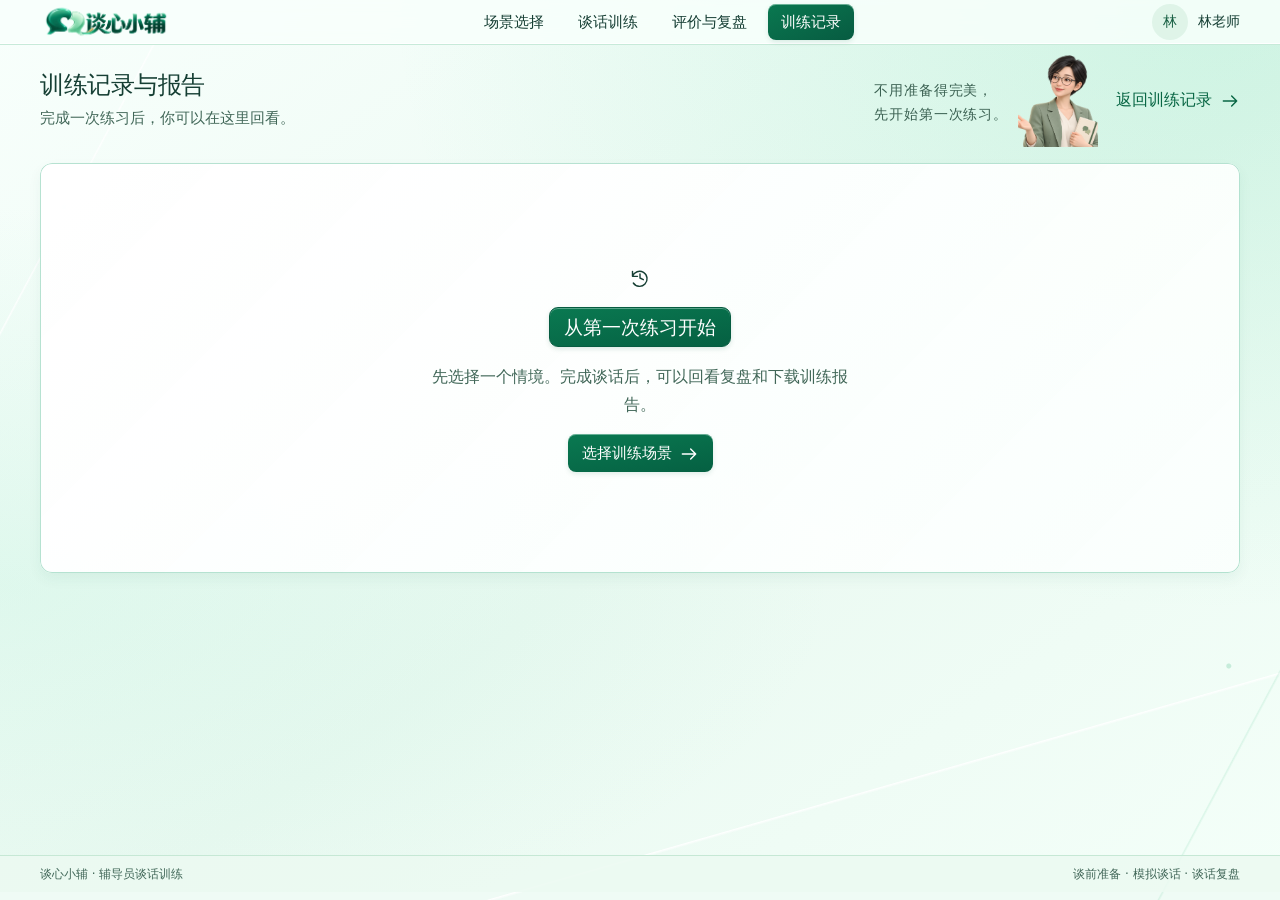
<file: frontend-html/records-empty.html>
<!doctype html>
<html lang="zh-CN">
  <head>
    <meta charset="UTF-8" />
    <meta name="viewport" content="width=device-width,initial-scale=1" />
    <title>训练记录空状态 · 谈心小辅</title>
    <link rel="stylesheet" href="styles.css" />
    <script src="shared.js" defer></script>
  </head>
  <body data-page="records">
    <a class="skip" href="#main">跳到主要内容</a>
    <header class="site-header" data-header></header>
    <main id="main" class="main">
      <div class="page-heading coach-page-heading">
        <div>
          <h1>训练记录与报告</h1>
          <p>完成一次练习后，你可以在这里回看。</p>
        </div>
        <div class="coach-welcome">
          <p>不用准备得完美，<br />先开始第一次练习。</p>
          <div class="coach-welcome-portrait" aria-hidden="true">
            <img src="assets/xiaofu-counselor.png" alt="" width="164" height="188" />
          </div>
        </div>
        <a class="text-button" href="records.html">返回训练记录<span data-icon="arrow"></span></a>
      </div>
      <section class="surface empty-state">
        <span data-icon="history"></span>
        <h2>从第一次练习开始</h2>
        <p>先选择一个情境。完成谈话后，可以回看复盘和下载训练报告。</p>
        <a class="button" href="index.html">选择训练场景<span data-icon="arrow"></span></a>
      </section>
    </main>
    <footer class="site-footer" data-footer></footer>
  </body>
</html>
</file>
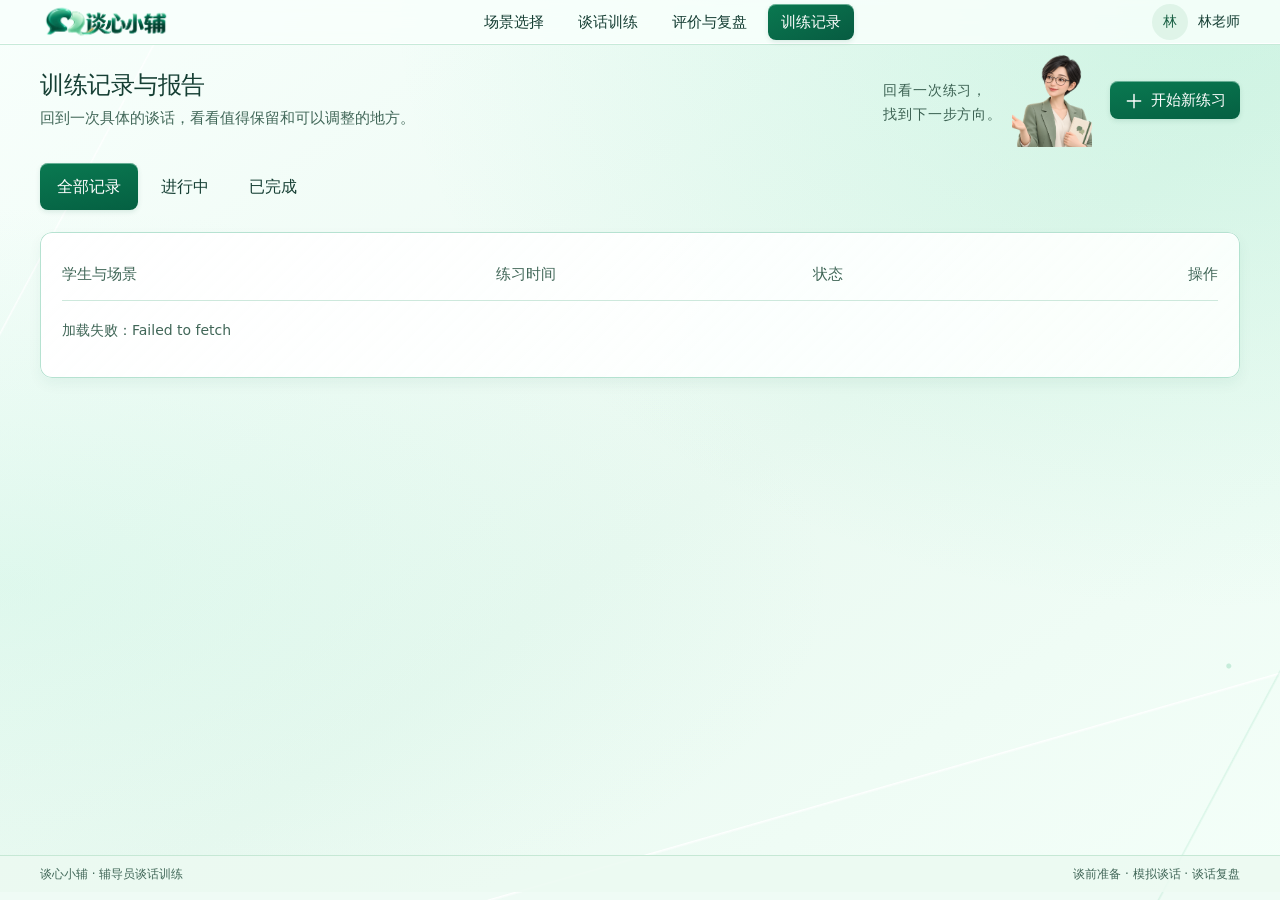
<file: frontend-html/records.html>
<!doctype html>
<html lang="zh-CN">
  <head>
    <meta charset="UTF-8" />
    <meta name="viewport" content="width=device-width,initial-scale=1" />
    <title>训练记录 · 谈心小辅</title>
    <link rel="stylesheet" href="styles.css" />
    <script src="shared.js" defer></script>
    <script src="records.js" defer></script>
  </head>
  <body data-page="records">
    <a class="skip" href="#main">跳到主要内容</a>
    <header class="site-header" data-header></header>
    <main id="main" class="main">
      <div class="page-heading coach-page-heading">
        <div>
          <h1>训练记录与报告</h1>
          <p>回到一次具体的谈话，看看值得保留和可以调整的地方。</p>
        </div>
        <div class="coach-welcome">
          <p>回看一次练习，<br />找到下一步方向。</p>
          <div class="coach-welcome-portrait" aria-hidden="true">
            <img src="assets/xiaofu-counselor.png" alt="" width="164" height="188" />
          </div>
        </div>
        <a class="button" href="index.html"><span data-icon="plus"></span>开始新练习</a>
      </div>
      <div class="record-tools">
        <div class="record-tabs" aria-label="记录筛选">
          <button data-filter="all" aria-pressed="true">全部记录</button
          ><button data-filter="active" aria-pressed="false">进行中</button
          ><button data-filter="finished" aria-pressed="false">已完成</button>
        </div>
      </div>
      <section class="surface records-panel" aria-label="训练记录">
        <div class="record-row record-table-head" aria-hidden="true">
          <span>学生与场景</span><span>练习时间</span><span>状态</span
          ><span style="text-align: right">操作</span>
        </div>
        <article class="record-row" data-record="finished">
          <div class="record-person">
            <img src="assets/xiaochen.png" alt="" />
            <div>
              <h2>小陈</h2>
              <p>学业困难</p>
            </div>
          </div>
          <div class="record-time">10月22日 14:30<small>3轮谈话</small></div>
          <span class="status"><span class="dot"></span>已完成</span>
          <div class="record-actions">
            <a class="button secondary" href="review.html">查看复盘</a>
            <details class="record-menu">
              <summary class="icon-button" aria-label="小陈记录的更多操作">
                <span data-icon="more"></span>
              </summary>
              <div class="record-menu-body">
                <a href="conversation.html">再次练习</a
                ><button data-preview-action="报告导出">导出报告</button
                ><button data-preview-action="记录删除">删除记录</button>
              </div>
            </details>
          </div>
        </article>
        <article class="record-row" data-record="active">
          <div class="record-person">
            <span class="record-initial">李</span>
            <div>
              <h2>小李</h2>
              <p>人际关系</p>
            </div>
          </div>
          <div class="record-time">10月21日 16:20<small>尚未结束</small></div>
          <span class="status pending">进行中</span>
          <div class="record-actions">
            <button class="button" data-preview-action="其他训练记录">继续谈话</button>
            <details class="record-menu">
              <summary class="icon-button" aria-label="小李记录的更多操作">
                <span data-icon="more"></span>
              </summary>
              <div class="record-menu-body">
                <button data-preview-action="记录删除">删除记录</button>
              </div>
            </details>
          </div>
        </article>
        <article class="record-row" data-record="finished">
          <div class="record-person">
            <span class="record-initial">张</span>
            <div>
              <h2>小张</h2>
              <p>就业迷茫</p>
            </div>
          </div>
          <div class="record-time">10月20日 10:05<small>5轮谈话</small></div>
          <span class="status"><span class="dot"></span>已完成</span>
          <div class="record-actions">
            <button class="button secondary" data-preview-action="其他案例复盘">查看复盘</button>
            <details class="record-menu">
              <summary class="icon-button" aria-label="小张记录的更多操作">
                <span data-icon="more"></span>
              </summary>
              <div class="record-menu-body">
                <button data-preview-action="报告导出">导出报告</button
                ><button data-preview-action="记录删除">删除记录</button>
              </div>
            </details>
          </div>
        </article>
        <div class="record-footer">共3条记录</div>
      </section>
      <p class="preview-notice" data-preview-notice role="status" hidden></p>
    </main>
    <footer class="site-footer" data-footer></footer>
  </body>
</html>
</file>
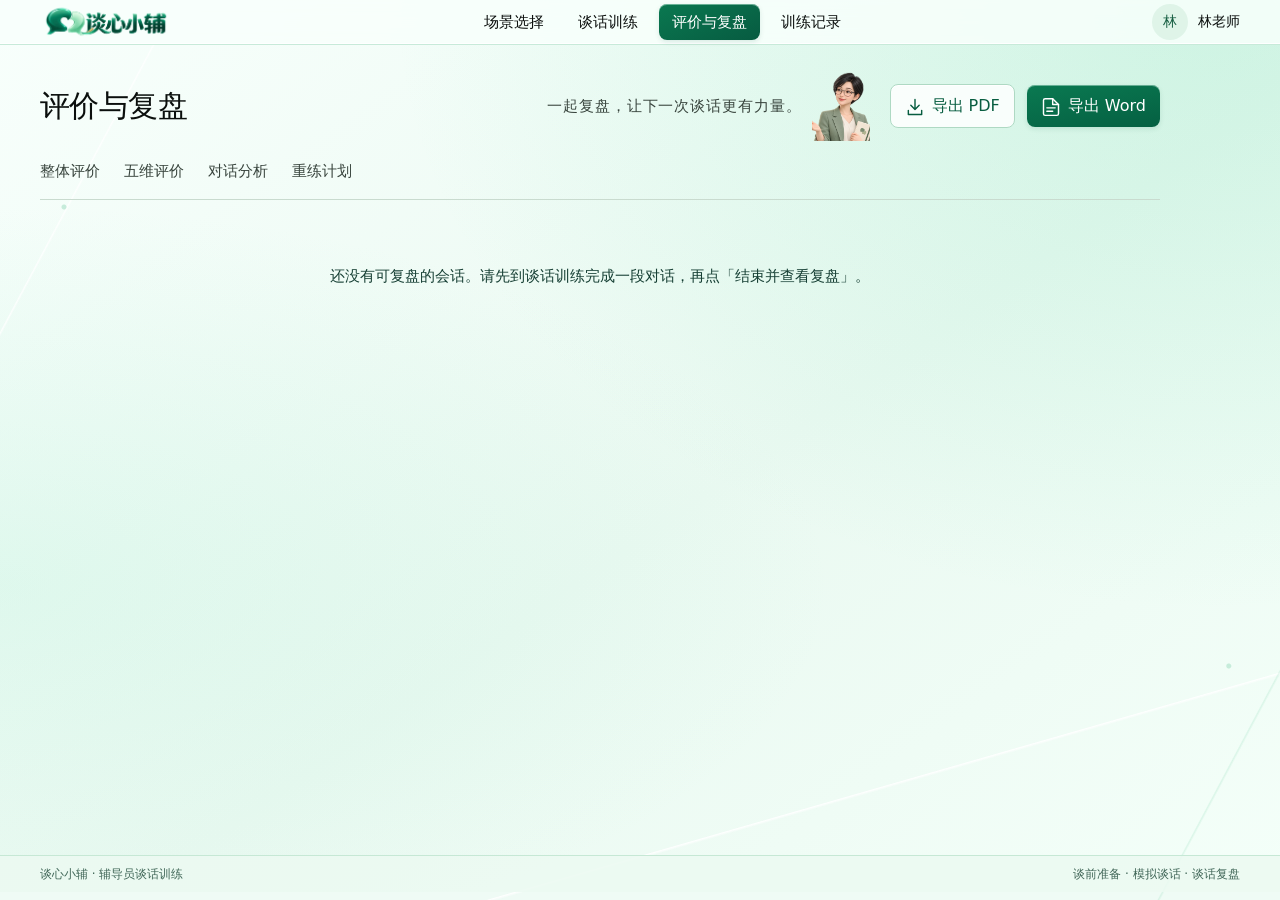
<file: frontend-html/review.html>
<!doctype html>
<html lang="zh-CN">
  <head>
    <meta charset="UTF-8" />
    <meta name="viewport" content="width=device-width,initial-scale=1" />
    <title>评价与复盘 · 谈心小辅</title>
    <link rel="stylesheet" href="styles.css" />
    <link rel="stylesheet" href="review-hierarchy.css" />
    <script src="shared.js" defer></script>
    <script src="review.js" defer></script>
  </head>
  <body data-page="review">
    <a class="skip" href="#main">跳到主要内容</a>
    <header class="site-header" data-header></header>
    <main id="main" class="main">
      <div class="report-toolbar">
        <h1>评价与复盘</h1>
        <div class="coach-welcome">
          <p>一起复盘，让下一次谈话更有力量。</p>
          <div class="coach-welcome-portrait" aria-hidden="true">
            <img src="assets/xiaofu-counselor.png" alt="" width="164" height="188" />
          </div>
        </div>
        <div class="page-heading-tools">
          <button class="button outline" data-preview-action="PDF导出">
            <span data-icon="download"></span>导出 PDF
          </button>
          <button class="button" data-preview-action="Word导出">
            <span data-icon="file"></span>导出 Word
          </button>
        </div>
      </div>
      <nav class="review-directory" aria-label="复盘内容导航">
        <a href="#review-verdict">整体评价</a>
        <a href="#review-dimensions">五维评价</a>
        <a href="#review-evidence">对话分析</a>
        <a href="#review-next">重练计划</a>
      </nav>

      <div id="report-root">
      <article class="report-sheet" aria-label="第1页：评价总览">
        <header class="sheet-heading">
          <h2>谈话训练评价报告</h2>
          <span class="sheet-page">01 / 02</span>
        </header>
        <dl class="report-facts">
          <div>
            <dt>训练对象</dt>
            <dd>小陈 · 大二 · 电气工程及其自动化</dd>
          </div>
          <div>
            <dt>训练场景</dt>
            <dd>学业困难</dd>
          </div>
          <div>
            <dt>分析范围</dt>
            <dd>本次3轮师生对话</dd>
          </div>
          <div>
            <dt>问题线索</dt>
            <dd>近期缺课、课程跟进困难、自我否定表达</dd>
          </div>
        </dl>

        <section id="review-verdict" class="report-section" aria-labelledby="verdict-title">
          <h2 id="verdict-title" class="report-section-title">
            <span aria-hidden="true">一</span>整体评价
          </h2>
          <div class="verdict-summary">
            <p class="verdict-lead">已经出现有效的情绪回应，但回应方式还不够稳定。</p>
            <p>
              第1轮从缺课情况询问近况，学生回应“去了也听不懂”；第2轮较快转向“调整心态”的建议，尚未了解具体的学习障碍。第3轮回应了挫败感，并追问困难的起点，学生随后补充“越落下越多，连从哪里补都不知道”。
            </p>
          </div>
          <dl class="verdict-findings">
            <div>
              <dt>值得保留</dt>
              <dd>回应具体感受，再用具体问题邀请学生继续说明。</dd>
              <a href="#review-retained">第3轮依据</a>
            </div>
            <div>
              <dt>优先调整</dt>
              <dd>减少“别想那么多”一类泛化安慰，先确认学生的处境。</dd>
              <a href="#review-evidence">第2轮分析</a>
            </div>
            <div>
              <dt>尚待确认</dt>
              <dd>在这3轮记录中，尚未观察到双方认可的行动安排和跟进方式。</dd>
              <a href="#review-next">重练重点</a>
            </div>
          </dl>
        </section>

        <section id="review-dimensions" class="report-section" aria-labelledby="overview-title">
          <h2 id="overview-title" class="report-section-title">
            <span aria-hidden="true">二</span>五维评价与历史对比
          </h2>
          <div class="evaluation-body">
            <figure class="radar-figure">
              <svg
                class="radar"
                viewBox="0 0 480 350"
                xmlns="http://www.w3.org/2000/svg"
                role="img"
                aria-labelledby="radar-title radar-desc"
              >
                <title id="radar-title">五维谈话行为雷达图</title>
                <desc id="radar-desc">
                  共情引导17，思想引领16，问题解决15，临场应变16，语言表达18，各维度满分20。
                </desc>
                <g fill="none" stroke="#c6d6cb" stroke-width="1">
                  <path
                    d="M240 68 346.5 145.4 305.8 270.6 174.2 270.6 133.5 145.4Z"
                    fill="#f4f8f5"
                  />
                  <path d="M240 96 319.9 154 289.4 247.9 190.6 247.9 160.1 154Z" />
                  <path d="M240 124 293.3 162.7 272.9 225.3 207.1 225.3 186.7 162.7Z" />
                  <path d="M240 152 266.6 171.3 256.5 202.7 223.5 202.7 213.4 171.3Z" />
                  <path
                    d="M240 180V68M240 180l106.5-34.6M240 180l65.8 90.6M240 180l-65.8 90.6M240 180l-106.5-34.6"
                  />
                </g>
                <path
                  d="M240 84.8 325.2 152.3 289.4 248 187.3 252.5 144.1 148.9Z"
                  fill="#296e49"
                  fill-opacity=".2"
                  stroke="#296e49"
                  stroke-width="2.5"
                />
                <g fill="#296e49" stroke="white" stroke-width="2">
                  <circle cx="240" cy="84.8" r="4" />
                  <circle cx="325.2" cy="152.3" r="4" />
                  <circle cx="289.4" cy="248" r="4" />
                  <circle cx="187.3" cy="252.5" r="4" />
                  <circle cx="144.1" cy="148.9" r="4" />
                </g>
                <g
                  font-family="Microsoft YaHei, sans-serif"
                  font-size="22"
                  fill="#294e38"
                  text-anchor="middle"
                >
                  <text x="240" y="37">共情引导</text>
                  <text x="400" y="144">思想引领</text>
                  <text x="335" y="310">问题解决</text>
                  <text x="145" y="310">临场应变</text>
                  <text x="80" y="144">语言表达</text>
                </g>
              </svg>
              <figcaption>本次五维表现</figcaption>
            </figure>
            <div
              class="table-wrap"
              tabindex="0"
              role="region"
              aria-label="五维评价明细表，可横向滚动"
            >
              <table class="report-table dimension-table">
                <thead>
                  <tr>
                    <th scope="col">评价维度</th>
                    <th scope="col">本次</th>
                    <th scope="col">上次</th>
                    <th scope="col">变化</th>
                  </tr>
                </thead>
                <tbody>
                  <tr>
                    <th scope="row">共情引导</th>
                    <td class="score">17</td>
                    <td>15</td>
                    <td>+2</td>
                  </tr>
                  <tr>
                    <th scope="row">思想引领</th>
                    <td class="score">16</td>
                    <td>15</td>
                    <td>+1</td>
                  </tr>
                  <tr>
                    <th scope="row">问题解决</th>
                    <td class="score">15</td>
                    <td>13</td>
                    <td>+2</td>
                  </tr>
                  <tr>
                    <th scope="row">临场应变</th>
                    <td class="score">16</td>
                    <td>15</td>
                    <td>+1</td>
                  </tr>
                  <tr>
                    <th scope="row">语言表达</th>
                    <td class="score">18</td>
                    <td>17</td>
                    <td>+1</td>
                  </tr>
                </tbody>
              </table>
              <p class="report-note">
                依据全国高校辅导员素质能力大赛谈心谈话环节评审表。各维度满分 20，合计
                100；仅比较同一案例、同一评价版本。数值需结合原话理解。
              </p>
              <ul class="rubric-legend">
                <li><strong>共情引导</strong>尊重接纳学生情绪，换位思考，快速建立信任。</li>
                <li><strong>思想引领</strong>立场鲜明、价值导向正确，自然融入谈话。</li>
                <li><strong>问题解决</strong>研判问题实质，提出可行的思路与办法。</li>
                <li><strong>临场应变</strong>应对情绪变化与突发状况，调整策略和节奏。</li>
                <li><strong>语言表达</strong>表达流畅、条理清晰，有感染力和说服力。</li>
              </ul>
            </div>
          </div>
        </section>

        <section class="report-section" aria-labelledby="goals-title">
          <h2 id="goals-title" class="report-section-title">
            <span aria-hidden="true">三</span>训练目标达成情况
          </h2>
          <table class="report-table goal-table">
            <tbody>
              <tr>
                <th scope="row">了解具体学习困难</th>
                <td class="goal-state"><span>已观察到</span></td>
                <td>第3轮学生补充了知识积累落后、无从补起的困难。</td>
              </tr>
              <tr>
                <th scope="row">回应学生的挫败感</th>
                <td class="goal-state"><span>部分观察到</span></td>
                <td>第3轮有具体回应，第2轮仍较快进入建议。</td>
              </tr>
              <tr>
                <th scope="row">协商一个可行的小步骤</th>
                <td class="goal-state"><span>依据不足</span></td>
                <td>本段尚未涉及具体行动、意愿确认和后续跟进。</td>
              </tr>
            </tbody>
          </table>
        </section>
        <footer class="sheet-footer">
          <span>评价依据：本次对话原话及相邻上下文</span><span>第1页 / 共2页</span>
        </footer>
      </article>

      <article class="report-sheet" aria-label="第2页：对话分析与改进">
        <header class="sheet-heading">
          <h2>对话分析与改进计划</h2>
          <span class="sheet-page">02 / 02</span>
        </header>
        <section id="review-evidence" class="report-section" aria-labelledby="evidence-title">
          <h2 id="evidence-title" class="report-section-title">
            <span aria-hidden="true">四</span>关键片段复盘：第2轮 · 共情引导
          </h2>
          <div class="evidence-workspace">
            <section class="evidence-dialogue" aria-label="第2轮对话证据">
              <dl class="dialogue-transcript">
                <div>
                  <dt>学生此前说</dt>
                  <dd>“反正去了也听不懂，坐教室里也是浪费时间。”</dd>
                </div>
                <div class="teacher-turn">
                  <dt>辅导员回应</dt>
                  <dd class="original-quote">
                    “你<mark>别想那么多</mark>，<mark>调整一下心态</mark>就好了。”
                  </dd>
                </div>
                <div>
                  <dt>学生随后说</dt>
                  <dd>“有些内容跟不上，我一进教室就觉得自己不行。”</dd>
                </div>
              </dl>
            </section>
            <section class="coach-commentary" aria-labelledby="coach-commentary-title">
              <h3 class="commentary-title subsection-title" id="coach-commentary-title">
                小辅点评<span class="coach-avatar" aria-hidden="true"
                  ><img src="assets/xiaofu-counselor.png" alt="" width="96" height="110"
                /></span>
              </h3>
              <div class="coach-takeaway">
                <p class="coach-keypoint">先回应具体的挫败感，再了解困难。</p>
              </div>
              <dl class="commentary-reasons">
                <div>
                  <dt>原话观察</dt>
                  <dd>
                    “别想那么多”“调整心态”直接给出了建议，但没有回应“听不懂”这一具体困难，也没有询问卡在哪些内容、从什么时候开始吃力。
                  </dd>
                </div>
                <div>
                  <dt>点评理由</dt>
                  <dd>
                    学生随后仍在描述“跟不上”和“觉得自己不行”。这类泛化安慰可能让学生觉得困难未被听见；不能仅凭这段原话判断其长期心理状态。
                  </dd>
                </div>
                <div>
                  <dt>改进方向</dt>
                  <dd>
                    先核对自己听到的挫败感，再只问一个具体问题。待学生讲清困难后，询问他希望得到什么帮助，而不是立即罗列解决方案。
                  </dd>
                </div>
              </dl>
            </section>
            <section class="suggested-response" aria-labelledby="suggestion-title">
              <h3 id="suggestion-title" class="subsection-title">修改示范</h3>
              <blockquote>“听不懂课程让你挺受挫的。最近哪部分内容最让你觉得吃力？”</blockquote>
              <p class="report-note">
                表达顺序：先回应感受，再具体追问；参考说法需结合实际情境调整。
              </p>
            </section>
          </div>
          <section id="review-retained" class="retained-evidence" aria-label="第3轮值得保留的表达">
            <h3 class="subsection-title">值得保留的表达 · 第3轮</h3>
            <blockquote>
              “听起来，跟不上课程让你挺受挫的。你愿意说说，最先从哪部分开始觉得吃力吗？”
            </blockquote>
            <p>
              这段表达回应了感受，并用具体问题邀请学生继续说明。学生随后补充“越落下越多，连从哪里补都不知道”，为后续澄清提供了更多线索。
            </p>
          </section>
        </section>
        <section id="review-next" class="report-section" aria-labelledby="practice-title">
          <div class="practice-heading">
            <h2 id="practice-title" class="report-section-title">
              <span aria-hidden="true">五</span>下一轮练习计划
            </h2>
            <a class="button" href="conversation.html"><span data-icon="refresh"></span>再练一次</a>
          </div>
          <ol class="practice-sequence">
            <li>
              <strong>回应具体感受</strong
              ><span>先确认“听不懂课程”带来的挫败感，避免用“想开一点”替代倾听。</span>
            </li>
            <li>
              <strong>澄清一个困难</strong
              ><span>询问最先吃力的内容或环节，一次问一件事，留出回答空间。</span>
            </li>
            <li>
              <strong>协商一个小步骤</strong
              ><span>了解学生意愿，再确认可行的下一步和跟进方式，不预设他已同意。</span>
            </li>
          </ol>
        </section>
        <footer class="sheet-footer">
          <span>本报告用于训练复盘，不代替专业判断</span><span>第2页 / 共2页</span>
        </footer>
      </article>
      </div>
      <p class="preview-notice" data-preview-notice role="status" hidden></p>
    </main>
    <footer class="site-footer" data-footer></footer>
  </body>
</html>
</file>
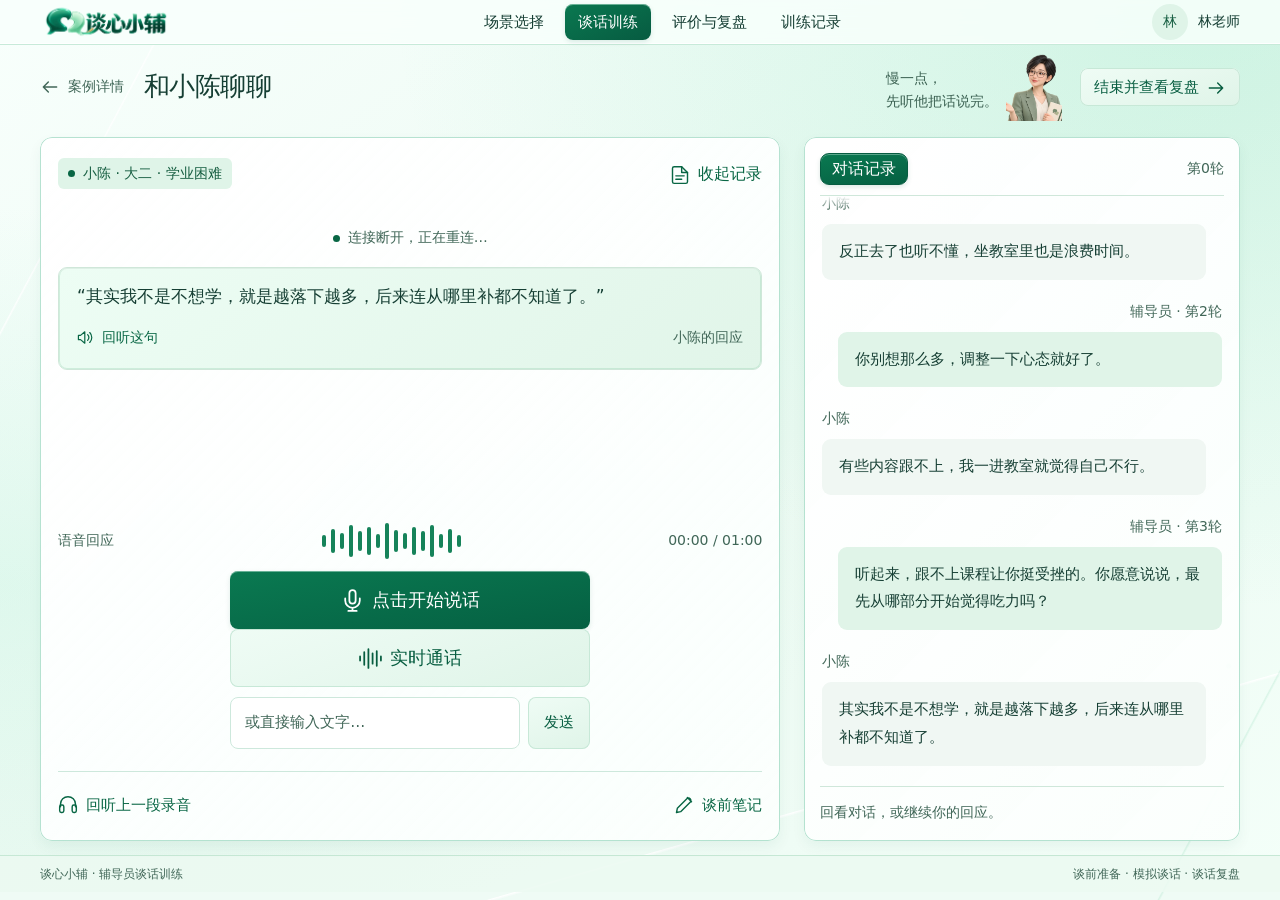
<file: frontend/conversation.html>
<!doctype html>
<html lang="zh-CN">
  <head>
    <meta charset="UTF-8" />
    <meta name="viewport" content="width=device-width,initial-scale=1" />
    <title>谈话训练 · 谈心小辅</title>
    <link rel="stylesheet" href="styles.css" />
    <style>
      /* 语音对接新增：文字输入兜底（FunASR 在 CPU 上较慢，文字是稳定路径） */
      .mic-controls {
        flex-direction: column;
        align-items: center;
      }
      .text-input-row {
        display: flex;
        gap: 8px;
        width: min(360px, 100%);
        margin-top: 10px;
      }
      .text-input-row input {
        flex: 1;
        min-width: 0;
        padding: 12px 14px;
        border: 1px solid var(--line);
        border-radius: 8px;
        font-size: 15px;
        color: var(--ink);
        background: #fff;
      }
      .text-input-row input:focus {
        outline: 2px solid var(--green);
        outline-offset: -1px;
      }
      .text-input-row .button {
        width: auto;
        min-height: 44px;
        font-size: 15px;
        padding: 9px 16px;
      }
    </style>
    <style>
      .presence-initial {
        display: grid;
        place-items: center;
        background: linear-gradient(160deg, #e9f7ef, #d6ecdf);
        color: #1d5b3d;
        font-size: 72px;
        font-weight: 700;
      }
    </style>
    <script src="shared.js" defer></script>
    <script src="cases.js" defer></script>
    <script src="voice.js" defer></script>
  </head>
  <body data-page="conversation">
    <a class="skip" href="#main">跳到主要内容</a>
    <header class="site-header" data-header></header>
    <main id="main" class="main">
      <div class="page-heading conversation-heading coach-conversation-heading">
        <div class="heading-inline">
          <a class="back-link" href="details.html" data-back-link><span data-icon="back"></span>案例详情</a>
          <h1 data-voice-title>和小陈聊聊</h1>
        </div>
        <div class="coach-welcome">
          <p>慢一点，<br />先听他把话说完。</p>
          <div class="coach-welcome-portrait" aria-hidden="true">
            <img src="assets/xiaofu-counselor.png" alt="" width="164" height="188" />
          </div>
        </div>
        <div class="page-heading-tools">
          <a class="button secondary" href="review.html"
            >结束并查看复盘<span data-icon="arrow"></span
          ></a>
        </div>
      </div>
      <div class="conversation-grid">
        <section class="surface presence" aria-label="学生与语音操作">
          <div class="presence-top">
            <span class="badge"><span class="dot"></span><span data-voice-badge>小陈 · 大二 · 学业困难</span></span
            ><button
              class="text-button"
              data-toggle-transcript
              aria-expanded="true"
              aria-controls="transcript"
            >
              <span data-icon="file"></span><span>收起记录</span>
            </button>
          </div>
          <div data-voice-photo></div>
          <p class="presence-status"><span class="dot"></span>等待你的回应</p>
          <div class="current-response">
            <blockquote>“其实我不是不想学，就是越落下越多，后来连从哪里补都不知道了。”</blockquote>
            <div class="response-footer">
              <button class="text-button" data-voice-replay-student>
                <span data-icon="volume"></span>回听这句</button
              ><small>小陈的回应</small>
            </div>
          </div>
          <div class="microphone-area">
            <div class="wave-row">
              <span>语音回应</span>
              <div class="wave" aria-hidden="true">
                <i style="height: 12px"></i><i style="height: 24px"></i><i style="height: 16px"></i
                ><i style="height: 32px"></i><i style="height: 20px"></i><i style="height: 28px"></i
                ><i style="height: 14px"></i><i style="height: 36px"></i><i style="height: 22px"></i
                ><i style="height: 16px"></i><i style="height: 28px"></i><i style="height: 20px"></i
                ><i style="height: 32px"></i><i style="height: 14px"></i><i style="height: 24px"></i
                ><i style="height: 12px"></i>
              </div>
              <span>00:00 / 01:00</span>
            </div>
            <div class="mic-controls">
              <button class="button" data-voice-mic>
                <span data-icon="mic"></span><span data-voice-mic-label>点击开始说话</span>
              </button>
              <button class="button secondary" data-voice-realtime>
                <span data-icon="audio"></span><span data-voice-realtime-label>实时通话</span>
              </button>
              <div class="text-input-row">
                <input
                  type="text"
                  data-voice-text
                  placeholder="或直接输入文字…"
                  autocomplete="off"
                />
                <button class="button secondary" data-voice-send>发送</button>
              </div>
            </div>
            <div class="presence-bottom">
              <button class="text-button" data-voice-replay-teacher>
                <span data-icon="headphones"></span>回听上一段录音</button
              ><a class="text-button" href="details.html" data-prep-link><span data-icon="pen"></span>谈前笔记</a>
            </div>
          </div>
        </section>
        <aside class="surface transcript" id="transcript" data-transcript aria-label="对话记录">
          <div class="transcript-heading">
            <h2>对话记录</h2>
            <small data-transcript-round>第0轮</small>
          </div>
          <div class="transcript-messages" tabindex="0" aria-label="可滚动的对话内容">
            <article class="message teacher">
              <span class="speaker">辅导员 · 第1轮</span>
              <p>小陈，最近上课感觉怎么样？看到你这几次没到课，想了解一下情况。</p>
            </article>
            <article class="message student">
              <span class="speaker">小陈</span>
              <p>反正去了也听不懂，坐教室里也是浪费时间。</p>
            </article>
            <article class="message teacher">
              <span class="speaker">辅导员 · 第2轮</span>
              <p>你别想那么多，调整一下心态就好了。</p>
            </article>
            <article class="message student">
              <span class="speaker">小陈</span>
              <p>有些内容跟不上，我一进教室就觉得自己不行。</p>
            </article>
            <article class="message teacher">
              <span class="speaker">辅导员 · 第3轮</span>
              <p>听起来，跟不上课程让你挺受挫的。你愿意说说，最先从哪部分开始觉得吃力吗？</p>
            </article>
            <article class="message student">
              <span class="speaker">小陈</span>
              <p>其实我不是不想学，就是越落下越多，后来连从哪里补都不知道了。</p>
            </article>
          </div>
          <p class="transcript-caption">回看对话，或继续你的回应。</p>
        </aside>
      </div>
      <p class="preview-notice" data-preview-notice role="status" hidden></p>
    </main>
    <footer class="site-footer" data-footer></footer>
  </body>
</html>
</file>
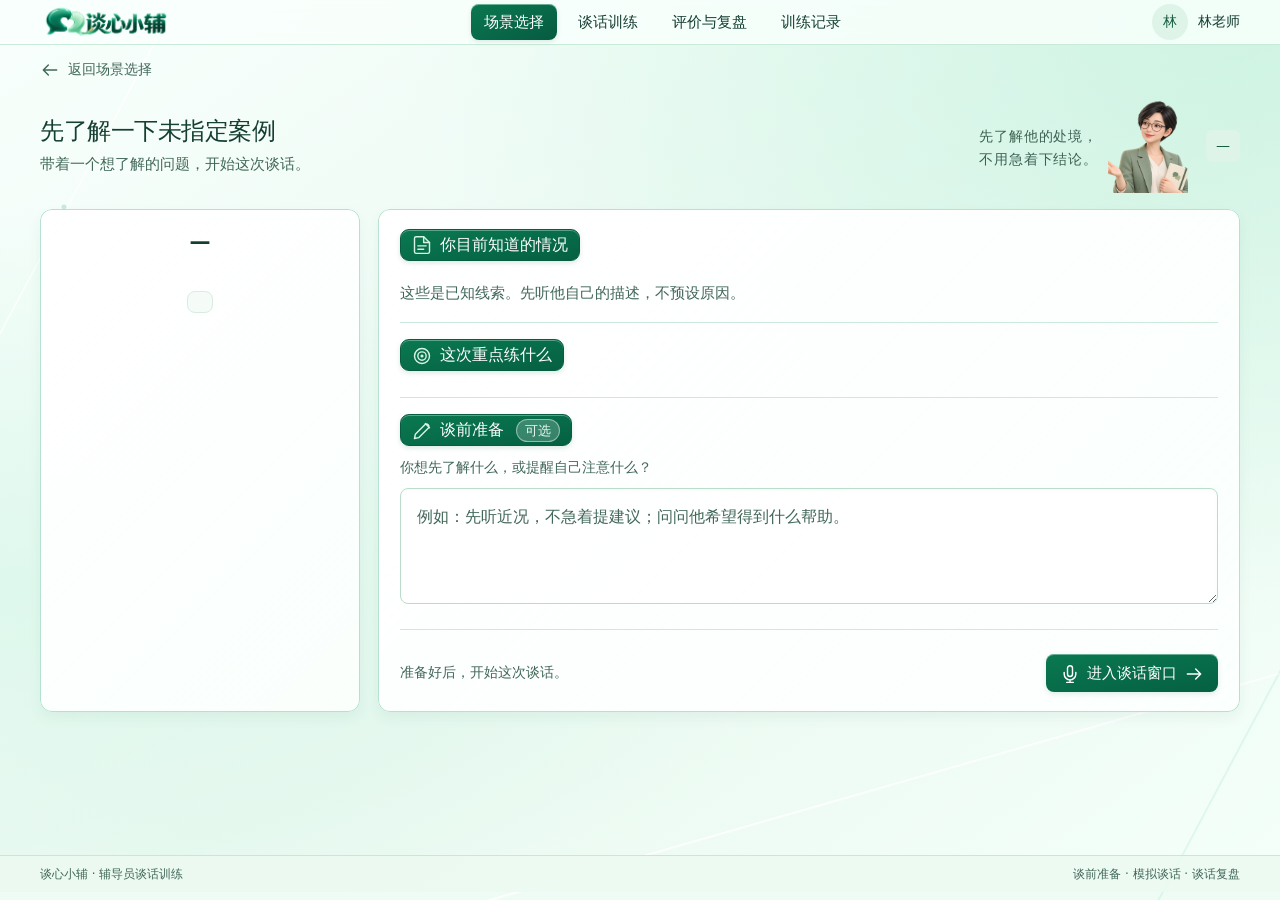
<file: frontend/details.html>
<!doctype html>
<html lang="zh-CN">
  <head>
    <meta charset="UTF-8" />
    <meta name="viewport" content="width=device-width,initial-scale=1" />
    <title>案例详情 · 谈心小辅</title>
    <link rel="stylesheet" href="styles.css" />
    <style>
      .profile-initial {
        display: grid;
        place-items: center;
        background: linear-gradient(160deg, #e9f7ef, #d6ecdf);
        color: #1d5b3d;
        font-size: 64px;
        font-weight: 700;
      }
      .detail-error {
        display: block;
        margin-top: 10px;
        color: var(--danger, #b3261e);
      }
    </style>
    <script src="shared.js" defer></script>
    <script src="cases.js" defer></script>
  </head>
  <body data-page="selection">
    <a class="skip" href="#main">跳到主要内容</a>
    <header class="site-header" data-header></header>
    <main id="main" class="main">
      <a class="back-link" href="index.html"><span data-icon="back"></span>返回场景选择</a>
      <div class="page-heading coach-page-heading">
        <div>
          <h1>先了解一下<span data-case-name>这位学生</span></h1>
          <p>带着一个想了解的问题，开始这次谈话。</p>
        </div>
        <div class="coach-welcome">
          <p>先了解他的处境，<br />不用急着下结论。</p>
          <div class="coach-welcome-portrait" aria-hidden="true">
            <img src="assets/xiaofu-counselor.png" alt="" width="164" height="188" />
          </div>
        </div>
        <span class="badge" data-case-badge>—</span>
      </div>
      <div class="detail-layout">
        <aside class="surface student-profile">
          <div data-profile-photo></div>
          <h2 data-profile-name>—</h2>
          <p class="student-meta" data-profile-meta></p>
          <blockquote data-profile-quote></blockquote>
          <p class="profile-bottom" data-profile-duration></p>
        </aside>
        <section class="surface detail-content" aria-label="案例背景和谈前准备">
          <section class="detail-section">
            <h2><span data-icon="file"></span>你目前知道的情况</h2>
            <p data-case-background></p>
            <p class="muted">这些是已知线索。先听他自己的描述，不预设原因。</p>
          </section>
          <section class="detail-section">
            <h2><span data-icon="target"></span>这次重点练什么</h2>
            <ol class="goal-list" data-case-goals></ol>
          </section>
          <section class="detail-section">
            <h2><span data-icon="pen"></span>谈前准备<span class="section-optional">可选</span></h2>
            <label class="note-label" for="preparation">你想先了解什么，或提醒自己注意什么？</label
            ><textarea
              id="preparation"
              rows="3"
              maxlength="2000"
              placeholder="例如：先听近况，不急着提建议；问问他希望得到什么帮助。"
            ></textarea>
          </section>
          <div class="detail-actions">
            <small>准备好后，开始这次谈话。</small
            ><button class="button" data-start-session>
              <span data-icon="mic"></span><span data-start-label>进入谈话窗口</span
              ><span data-icon="arrow"></span>
            </button>
          </div>
          <small class="detail-error" data-session-notice hidden></small>
        </section>
      </div>
    </main>
    <footer class="site-footer" data-footer></footer>
  </body>
</html>
</file>
<file: frontend-html/styles.css>
:root {
  font-family: 'Microsoft YaHei', 'PingFang SC', 'Noto Sans SC', system-ui, sans-serif;
  font-size: 16px;
  font-synthesis: none;
  line-height: 1.7;
  color: #203e33;
  background: #f3faf6;
  --green: #245f4c;
  --ink: #203e33;
  --muted: #536b60;
  --line: #e0eae4;
  --tint: #e9f3ed;
  --amber: #8a542e;
  --radius: 12px;
}
* {
  box-sizing: border-box;
}
[hidden] {
  display: none !important;
}
body {
  margin: 0;
  min-width: 320px;
}
button,
input,
textarea {
  font: inherit;
  color: inherit;
}
button,
a,
summary {
  touch-action: manipulation;
}
button {
  cursor: pointer;
  border: 0;
}
button:disabled {
  opacity: 0.55;
  cursor: not-allowed;
}
a {
  color: inherit;
  text-decoration: none;
}
button,
a {
  transition:
    background-color 160ms ease-out,
    color 160ms ease-out;
}
svg {
  width: 20px;
  height: 20px;
  flex-shrink: 0;
  vertical-align: middle;
}
img {
  display: block;
  max-width: 100%;
}
h1,
h2,
h3,
h4,
p,
blockquote {
  margin: 0;
}
h1,
h2,
h3 {
  text-wrap: balance;
}
h1 {
  font-size: 30px;
  line-height: 1.45;
  font-weight: 650;
  letter-spacing: -0.02em;
}
h2 {
  font-size: 22px;
  line-height: 1.5;
  font-weight: 600;
}
h3 {
  font-size: 18px;
  line-height: 1.6;
  font-weight: 600;
}
small {
  font-size: 14px;
}
:is(a, button, input, textarea, summary):focus-visible {
  outline: 3px solid #a76736;
  outline-offset: 4px;
}
.skip {
  position: absolute;
  top: -80px;
  left: 24px;
  background: #fff;
  padding: 12px 20px;
  z-index: 20;
}
.skip:focus {
  top: 12px;
}
.site-header {
  background: #fff;
  border-bottom: 1px solid var(--line);
}
.header-inner,
.footer-inner {
  max-width: 1280px;
  margin: 0 auto;
  display: flex;
  align-items: center;
}
.header-inner {
  min-height: 80px;
  gap: 24px;
}
.brand {
  display: inline-flex;
  align-items: center;
  gap: 12px;
  white-space: nowrap;
}
.brand strong {
  font-size: 22px;
  font-weight: 650;
  color: #164b39;
}
.brand-logo {
  width: 224px;
  height: 75px;
  object-fit: contain;
  flex-shrink: 0;
}
.brand-mark {
  width: 38px;
  height: 38px;
  display: grid;
  place-items: center;
  border-radius: 10px;
  background: var(--tint);
  color: var(--green);
}
.brand-caption {
  font-size: 14px;
  color: var(--muted);
  padding-left: 16px;
  border-left: 1px solid var(--line);
}
.header-inner nav {
  display: flex;
  gap: 8px;
  margin: 0 auto;
}
.header-inner nav a {
  font-size: 16px;
  padding: 8px 17px;
  border-radius: 8px;
  white-space: nowrap;
}
.header-inner nav a:hover {
  background: #f3f7f4;
}
.header-inner nav a[aria-current='page'] {
  background: var(--tint);
  color: #164b39;
  font-weight: 600;
}
.account {
  display: flex;
  align-items: center;
  gap: 10px;
  white-space: nowrap;
  font-size: 15px;
}
.account-avatar {
  display: grid;
  place-items: center;
  width: 36px;
  height: 36px;
  background: #e5efe8;
  border-radius: 50%;
  color: var(--green);
}
.main {
  max-width: 1280px;
  margin: 0 auto;
  min-height: calc(100vh - 154px);
  padding: 32px 0 48px;
}
.page-heading {
  display: flex;
  align-items: center;
  justify-content: space-between;
  gap: 24px;
  margin-bottom: 28px;
}
.page-heading p {
  color: var(--muted);
  font-size: 17px;
  margin-top: 8px;
}
.page-heading-tools {
  display: flex;
  gap: 12px;
  align-items: center;
  flex-shrink: 0;
}
.preview-label {
  display: inline-flex;
  align-items: center;
  gap: 8px;
  color: var(--muted);
  font-size: 14px;
  margin-bottom: 14px;
}
.dot {
  width: 7px;
  height: 7px;
  border-radius: 50%;
  background: var(--green);
  display: inline-block;
}
.search {
  display: flex;
  align-items: center;
  gap: 10px;
  padding: 0 14px;
  height: 48px;
  border: 1px solid #d0dfd5;
  border-radius: 8px;
  background: #fff;
  color: var(--muted);
}
.search input {
  border: 0;
  background: transparent;
  width: 205px;
  min-width: 0;
  padding: 6px 0;
  outline-offset: 2px;
}
input::placeholder,
textarea::placeholder {
  color: var(--muted);
  opacity: 1;
}
.button {
  display: inline-flex;
  align-items: center;
  justify-content: center;
  gap: 9px;
  min-height: 48px;
  padding: 10px 19px;
  border-radius: 8px;
  font-size: 16px;
  font-weight: 500;
  white-space: nowrap;
  background: var(--green);
  color: #fff;
}
.button:hover {
  background: #194936;
}
.button.secondary {
  background: #e9f2ec;
  color: var(--green);
}
.button.secondary:hover {
  background: #dcebe1;
}
.button.outline {
  border: 1px solid #c9dbce;
  background: #fff;
  color: var(--green);
}
.button.outline:hover {
  background: #eef6f0;
}
.text-button,
.back-link {
  display: inline-flex;
  align-items: center;
  gap: 8px;
  background: transparent;
  color: var(--green);
  padding: 5px 0;
  font-size: 16px;
}
.text-button:hover,
.back-link:hover {
  text-decoration: underline;
  text-underline-offset: 4px;
}
.back-link {
  margin-bottom: 20px;
  color: var(--muted);
}
.icon-button {
  width: 44px;
  height: 44px;
  display: inline-flex;
  align-items: center;
  justify-content: center;
  border-radius: 8px;
  background: transparent;
  color: var(--muted);
}
.icon-button:hover {
  background: var(--tint);
}
.surface {
  background: #fff;
  border-radius: var(--radius);
}
.selection-layout {
  display: grid;
  grid-template-columns: 240px minmax(0, 1fr);
  gap: 24px;
  align-items: stretch;
}
.category-panel {
  padding: 26px 20px;
  display: flex;
  flex-direction: column;
}
.category-panel h2 {
  font-size: 17px;
  padding: 0 12px;
  margin-bottom: 20px;
  color: var(--muted);
  font-weight: 500;
}
.category-list {
  display: grid;
  gap: 8px;
}
.category-list button {
  display: flex;
  align-items: center;
  gap: 12px;
  width: 100%;
  text-align: left;
  min-height: 52px;
  padding: 12px;
  border-radius: 8px;
  background: transparent;
  font-size: 17px;
}
.category-list button:hover {
  background: #f2f7f3;
}
.category-list button[aria-pressed='true'] {
  background: #e5f0e8;
  color: #184d39;
  font-weight: 600;
}
.category-list button svg {
  width: 22px;
  height: 22px;
}
.sidebar-foot {
  margin-top: auto;
  padding: 30px 12px 0;
}
.sidebar-foot p {
  color: var(--muted);
  font-size: 14px;
}
.sidebar-foot .flow {
  display: flex;
  gap: 8px;
  align-items: center;
  margin-top: 10px;
  color: #456353;
  font-size: 14px;
  flex-wrap: wrap;
}
.sidebar-foot .flow svg {
  width: 14px;
  height: 14px;
}
.cases-panel {
  padding: 26px 32px 12px;
  min-height: 582px;
}
.section-heading {
  display: flex;
  align-items: center;
  justify-content: space-between;
  gap: 20px;
}
.section-heading p {
  margin-top: 5px;
  color: var(--muted);
  font-size: 16px;
}
.section-heading .caption {
  font-size: 14px;
  color: var(--muted);
  white-space: nowrap;
}
.case-row {
  display: grid;
  grid-template-columns: 76px minmax(0, 1fr) auto;
  align-items: center;
  gap: 22px;
  padding: 28px 0;
  border-top: 1px solid var(--line);
}
.case-list {
  margin-top: 23px;
}
.case-portrait {
  width: 76px;
  height: 92px;
  border-radius: 9px;
  object-fit: cover;
  object-position: center 30%;
}
.case-person {
  font-size: 15px;
  color: var(--muted);
  margin-bottom: 6px;
}
.case-person strong {
  color: var(--ink);
  font-size: 17px;
  margin-right: 10px;
  font-weight: 600;
}
.case-copy h3 {
  font-size: 20px;
  margin-bottom: 7px;
}
.case-copy > p {
  color: var(--muted);
  line-height: 1.75;
  max-width: 50ch;
  font-size: 16px;
}
.case-meta {
  color: var(--muted);
  font-size: 14px;
  display: flex;
  align-items: center;
  flex-wrap: wrap;
  gap: 8px 18px;
  margin-top: 12px;
}
.case-meta span {
  display: inline-flex;
  align-items: center;
  gap: 6px;
}
.case-meta svg {
  width: 16px;
  height: 16px;
}
.case-action {
  align-self: center;
}
.case-action .button {
  padding-inline: 16px;
}
.bottom-note {
  margin-top: 22px;
  font-size: 14px;
  color: var(--muted);
  display: flex;
  align-items: center;
  gap: 8px;
}
.bottom-note svg {
  width: 17px;
  height: 17px;
}
.empty-state {
  display: flex;
  min-height: 410px;
  flex-direction: column;
  justify-content: center;
  align-items: center;
  text-align: center;
  gap: 16px;
  padding: 40px;
}
.empty-state > svg {
  width: 38px;
  height: 38px;
  color: var(--green);
}
.empty-state p {
  color: var(--muted);
  max-width: 42ch;
}
.detail-layout {
  display: grid;
  grid-template-columns: 320px minmax(0, 1fr);
  gap: 24px;
  align-items: stretch;
}
.student-profile {
  padding: 28px;
  display: flex;
  flex-direction: column;
  align-items: center;
  text-align: center;
}
.profile-photo {
  width: 100%;
  height: 290px;
  object-fit: cover;
  object-position: center 30%;
  border-radius: 10px;
  margin-bottom: 22px;
}
.student-profile h2 {
  font-size: 26px;
}
.student-profile .student-meta {
  color: var(--muted);
  font-size: 16px;
  margin: 8px 0 25px;
}
.student-profile blockquote {
  font-size: 20px;
  line-height: 1.9;
}
.student-profile .profile-bottom {
  margin-top: auto;
  padding-top: 28px;
  color: var(--muted);
  font-size: 14px;
}
.detail-content {
  padding: 30px 32px;
}
.detail-section + .detail-section {
  border-top: 1px solid var(--line);
  margin-top: 24px;
  padding-top: 24px;
}
.detail-section h2 {
  display: flex;
  align-items: center;
  gap: 10px;
  margin-bottom: 14px;
}
.detail-section > p {
  font-size: 17px;
  max-width: 65ch;
}
.detail-section .muted {
  font-size: 15px;
  margin-top: 10px;
}
.muted {
  color: var(--muted);
}
.goal-list {
  padding: 0;
  margin: 0;
  list-style: none;
  display: grid;
  gap: 12px;
}
.goal-list li {
  display: flex;
  align-items: center;
  gap: 10px;
  font-size: 17px;
}
.goal-number {
  color: #426a52;
  background: #ecf4ee;
  width: 27px;
  height: 27px;
  flex-shrink: 0;
  display: grid;
  place-items: center;
  border-radius: 50%;
  font-size: 14px;
}
.section-optional {
  font-size: 14px;
  color: var(--muted);
  font-weight: 400;
  margin-left: auto;
}
.note-label {
  display: block;
  color: var(--muted);
  font-size: 16px;
  margin-bottom: 12px;
}
textarea {
  width: 100%;
  min-height: 112px;
  border: 1px solid #c7d9cd;
  border-radius: 8px;
  padding: 14px 16px;
  resize: vertical;
  line-height: 1.8;
  background: #fcfefc;
}
.detail-actions {
  display: flex;
  align-items: center;
  justify-content: space-between;
  gap: 20px;
  border-top: 1px solid var(--line);
  padding-top: 24px;
  margin-top: 24px;
}
.detail-actions small {
  color: var(--muted);
}
.conversation-heading {
  margin-bottom: 24px;
}
.conversation-heading .back-link {
  margin-bottom: 0;
}
.conversation-heading h1 {
  font-size: 26px;
}
.conversation-heading .heading-inline {
  display: flex;
  align-items: center;
  gap: 20px;
}
.conversation-grid {
  display: grid;
  grid-template-columns: minmax(0, 1.7fr) minmax(340px, 1fr);
  gap: 24px;
  align-items: stretch;
  height: 740px;
}
.conversation-grid.transcript-closed {
  grid-template-columns: 1fr;
}
.presence {
  padding: 26px 32px;
  display: flex;
  flex-direction: column;
  align-items: center;
  min-height: 0;
}
.presence-top {
  display: flex;
  justify-content: space-between;
  align-items: center;
  gap: 16px;
  width: 100%;
  margin-bottom: 20px;
}
.badge {
  display: inline-flex;
  align-items: center;
  gap: 8px;
  padding: 4px 10px;
  border-radius: 6px;
  background: var(--tint);
  color: #315b46;
  font-size: 14px;
}
.presence-photo {
  width: 200px;
  height: 210px;
  object-fit: cover;
  object-position: center 28%;
  border-radius: 10px;
}
.presence-status {
  display: flex;
  align-items: center;
  gap: 8px;
  font-size: 14px;
  color: var(--muted);
  margin: 14px 0 17px;
}
.current-response {
  width: 100%;
  background: #edf6ef;
  border-radius: 9px;
  padding: 20px 24px;
}
.current-response blockquote {
  font-size: 21px;
  line-height: 1.8;
}
.current-response .response-footer {
  display: flex;
  align-items: center;
  justify-content: space-between;
  margin-top: 10px;
  color: var(--muted);
}
.response-footer .text-button {
  font-size: 14px;
}
.response-footer .text-button svg {
  width: 17px;
  height: 17px;
}
.microphone-area {
  width: 100%;
  margin-top: auto;
  padding-top: 18px;
}
.wave-row {
  display: flex;
  align-items: center;
  justify-content: space-between;
  gap: 16px;
  color: var(--muted);
  font-size: 14px;
}
.wave {
  display: flex;
  align-items: center;
  gap: 5px;
  height: 40px;
}
.wave i {
  background: #4e8468;
  width: 4px;
  border-radius: 4px;
}
.mic-controls {
  display: flex;
  justify-content: center;
  margin-top: 10px;
}
.mic-controls .button {
  min-height: 58px;
  font-size: 18px;
  width: min(360px, 100%);
}
.mic-controls svg {
  width: 25px;
  height: 25px;
}
.presence-bottom {
  display: flex;
  align-items: center;
  justify-content: space-between;
  gap: 18px;
  border-top: 1px solid var(--line);
  padding-top: 16px;
  margin-top: 22px;
}
.presence-bottom .text-button {
  font-size: 15px;
}
.transcript {
  padding: 26px 26px 20px;
  display: flex;
  flex-direction: column;
  min-width: 0;
  height: auto;
  min-height: 0;
  overflow: hidden;
}
.transcript-heading {
  display: flex;
  justify-content: space-between;
  gap: 12px;
  align-items: center;
  border-bottom: 1px solid var(--line);
  padding-bottom: 18px;
}
.transcript-heading small {
  color: var(--muted);
}
.transcript-messages {
  height: 0;
  overflow-y: auto;
  min-height: 0;
  padding: 20px 2px 10px;
  flex: 1;
}
.message + .message {
  margin-top: 20px;
}
.message .speaker {
  font-size: 14px;
  color: var(--muted);
  display: block;
  margin-bottom: 8px;
}
.message p {
  padding: 14px 17px;
  background: #f0f4f1;
  border-radius: 9px;
  line-height: 1.85;
  font-size: 17px;
  overflow-wrap: anywhere;
}
.message.teacher {
  padding-left: 16px;
}
.message.student {
  padding-right: 16px;
}
.message.teacher .speaker {
  text-align: right;
}
.message.teacher p {
  background: #eaf4ed;
}
.transcript-caption {
  border-top: 1px solid var(--line);
  margin-top: 10px;
  padding-top: 14px;
  font-size: 14px;
  color: var(--muted);
}
.preview-notice {
  background: #e5f0e8;
  color: #2e5942;
  border-radius: 8px;
  padding: 13px 18px;
  font-size: 15px;
  margin-top: 18px;
}
.takeaway {
  display: flex;
  gap: 15px;
  background: #e2efe5;
  padding: 21px 26px;
  border-radius: 10px;
  margin-bottom: 24px;
}
.coach-avatar {
  position: relative;
  display: block;
  width: 56px;
  height: 56px;
  flex: 0 0 56px;
  overflow: hidden;
  border-radius: 50%;
  background: #f7faf6;
}
.coach-avatar img {
  position: absolute;
  width: 96px;
  height: 110px;
  max-width: none;
  left: -20px;
  top: -3px;
  object-fit: cover;
  object-position: top;
}
.coach-signature {
  display: block;
  margin-bottom: 4px;
  font-size: 16px;
  color: #315b46;
}
.takeaway > svg {
  margin-top: 3px;
  color: var(--green);
  width: 24px;
  height: 24px;
}
.takeaway h2 {
  font-size: 20px;
  margin-bottom: 5px;
}
.takeaway p {
  color: #42604e;
  font-size: 16px;
}
.review-overview {
  padding: 28px 32px;
  margin-bottom: 24px;
}
.evaluation-body {
  display: grid;
  grid-template-columns: minmax(0, 1fr) minmax(0, 1fr);
  gap: 48px;
  align-items: center;
}
.radar {
  width: 100%;
  height: 320px;
  max-width: 480px;
  display: block;
  margin: 0 auto;
}
.dimensions {
  display: grid;
  gap: 17px;
  padding-block: 20px;
}
.dimension-label {
  display: flex;
  align-items: center;
  justify-content: space-between;
  gap: 20px;
  font-size: 17px;
  margin-bottom: 9px;
}
.dimension-label span:last-child {
  color: var(--muted);
  font-size: 16px;
}
.bar-track {
  height: 7px;
  background: #e6efe8;
  border-radius: 7px;
  overflow: hidden;
}
.bar-track i {
  display: block;
  height: 100%;
  width: var(--value);
  background: #3d7659;
  border-radius: inherit;
}
.review-panel {
  padding: 28px 32px;
  margin-top: 24px;
}
.review-panel > .section-heading {
  margin-bottom: 24px;
}
.evidence-header {
  display: flex;
  justify-content: space-between;
  align-items: center;
  gap: 18px;
  margin-bottom: 14px;
}
.status {
  display: inline-flex;
  align-items: center;
  gap: 7px;
  color: #346148;
  font-size: 14px;
  white-space: nowrap;
}
.status.attention {
  color: var(--amber);
}
.status.pending {
  color: #606d65;
}
.student-context {
  color: var(--muted);
  margin-bottom: 16px;
  font-size: 16px;
}
.comparison {
  display: grid;
  grid-template-columns: 1fr 1fr;
  gap: 24px;
}
.comparison > div {
  padding: 20px 24px;
  background: #f4f7f4;
  border-radius: 8px;
}
.comparison > div + div {
  background: #edf6ef;
}
.comparison h4 {
  font-size: 15px;
  color: var(--muted);
  font-weight: 500;
  margin-bottom: 10px;
}
.comparison blockquote {
  font-size: 18px;
  line-height: 1.8;
}
.evidence-reason {
  color: var(--muted);
  font-size: 16px;
  margin-top: 16px;
}
.evidence-workspace {
  display: grid;
  grid-template-columns: minmax(0, 0.9fr) minmax(0, 1.1fr);
  gap: 32px;
  align-items: stretch;
  margin-top: 24px;
}
.evidence-dialogue {
  padding: 24px;
  background: #f4f6f5;
  border-radius: 10px;
}
.evidence-dialogue h4,
.suggested-response h4 {
  display: flex;
  align-items: center;
  gap: 8px;
  font-size: 17px;
  font-weight: 600;
}
.original-quote {
  font-size: 21px;
  line-height: 1.9;
  margin: 20px 0;
  color: #35443e;
}
.coach-commentary {
  min-width: 0;
}
.coach-identity {
  display: flex;
  align-items: center;
  gap: 12px;
  margin-bottom: 16px;
}
.coach-identity h4 {
  font-size: 18px;
  color: var(--green);
}
.coach-keypoint {
  font-size: 23px;
  font-weight: 650;
  line-height: 1.55;
  text-wrap: pretty;
}
.coach-commentary .evidence-reason {
  margin-top: 12px;
  font-size: 17px;
  max-width: 65ch;
}
.suggested-response {
  margin-top: 24px;
  padding: 20px;
  border-radius: 10px;
  background: #eaf3ed;
}
.suggested-response h4 {
  color: var(--green);
  margin-bottom: 10px;
}
.suggested-response blockquote {
  font-size: 19px;
  line-height: 1.85;
}
.response-guidance {
  margin-top: 12px;
  font-size: 15px;
  color: var(--muted);
}
.review-heading {
  display: grid;
  grid-template-columns: minmax(190px, 1fr) minmax(280px, 340px) auto;
  min-height: 154px;
  align-items: center;
  gap: 24px;
  margin-bottom: 0;
}
.coach-welcome {
  display: flex;
  align-items: center;
  justify-content: flex-end;
  align-self: end;
  gap: 12px;
}
.coach-welcome p {
  margin: 0;
  font-size: 18px;
  line-height: 1.9;
  letter-spacing: 0.06em;
  color: #3b6152;
}
.coach-welcome-portrait {
  position: relative;
  width: 132px;
  height: 154px;
  flex: 0 0 132px;
  overflow: hidden;
}
.coach-welcome-portrait img {
  position: absolute;
  top: 0;
  left: -16px;
  width: 164px;
  height: 188px;
  max-width: none;
  object-fit: cover;
  object-position: top;
}
@media (max-width: 1100px) {
  .review-heading {
    grid-template-columns: minmax(170px, 1fr) 280px auto;
    gap: 16px;
  }
  .review-heading .page-heading-tools {
    gap: 8px;
  }
  .review-heading .page-heading-tools .button {
    padding-inline: 12px;
  }
}
@media (max-width: 820px) {
  .review-heading {
    grid-template-columns: 1fr auto;
    gap: 16px;
  }
  .review-heading .coach-welcome {
    grid-column: 1 / -1;
    grid-row: 2;
    justify-content: center;
  }
  .review-heading .page-heading-tools {
    width: auto;
    align-self: center;
  }
  .evidence-workspace {
    grid-template-columns: 1fr;
    gap: 24px;
  }
}
@media (max-width: 520px) {
  .review-heading {
    grid-template-columns: 1fr;
    margin-bottom: 24px;
  }
  .review-heading .page-heading-tools {
    grid-row: 3;
    width: 100%;
  }
  .review-heading .coach-welcome {
    width: 100%;
  }
}
details {
  border-top: 1px solid var(--line);
  margin-top: 23px;
  padding-top: 18px;
}
summary {
  cursor: pointer;
  color: var(--green);
  font-size: 16px;
}
details p {
  margin-top: 15px;
  line-height: 1.85;
}
.review-lower {
  display: grid;
  grid-template-columns: 1fr 1fr;
  gap: 24px;
}
.review-lower .review-panel {
  padding: 25px 28px;
}
.target-status-list {
  margin-top: 24px;
  display: grid;
  gap: 20px;
}
.target-status {
  display: flex;
  justify-content: space-between;
  align-items: center;
  gap: 16px;
}
.history-chart {
  margin-top: 23px;
}
.chart-legend {
  display: flex;
  align-items: center;
  gap: 16px;
  color: var(--muted);
  font-size: 14px;
  margin-top: 6px;
}
.chart-legend span {
  display: flex;
  align-items: center;
  gap: 6px;
}
.swatch {
  width: 10px;
  height: 10px;
  border-radius: 2px;
  background: #3d7659;
}
.swatch.previous {
  background: #c6d6cb;
}
.history-item {
  display: grid;
  grid-template-columns: 80px minmax(0, 1fr) 35px;
  gap: 12px;
  align-items: center;
  margin-top: 14px;
  font-size: 14px;
}
.history-item .pair {
  display: grid;
  gap: 4px;
}
.history-item .pair i {
  display: block;
  height: 6px;
  background: #c6d6cb;
  width: var(--value);
  border-radius: 3px;
}
.history-item .pair i:last-child {
  background: #3d7659;
}
.history-item .difference {
  color: var(--muted);
  text-align: right;
}
.review-actions {
  display: flex;
  align-items: center;
  justify-content: space-between;
  gap: 20px;
  margin-top: 32px;
}
.review-actions p {
  color: var(--muted);
  font-size: 16px;
}
.record-tools {
  display: flex;
  align-items: center;
  justify-content: space-between;
  gap: 20px;
  margin-bottom: 22px;
}
.record-tabs {
  display: flex;
  gap: 6px;
}
.record-tabs button {
  background: transparent;
  padding: 10px 17px;
  font-size: 16px;
  border-radius: 8px;
}
.record-tabs button[aria-pressed='true'] {
  background: var(--green);
  color: #fff;
}
.records-panel {
  padding: 0 28px;
}
.record-row {
  display: grid;
  grid-template-columns: minmax(230px, 1.4fr) minmax(170px, 1fr) minmax(100px, 0.65fr) 190px;
  gap: 24px;
  align-items: center;
  padding: 24px 0;
}
.record-row + .record-row {
  border-top: 1px solid var(--line);
}
.record-table-head {
  color: var(--muted);
  padding: 19px 0;
  font-size: 15px;
}
.record-person {
  display: flex;
  align-items: center;
  gap: 16px;
}
.record-person img,
.record-initial {
  width: 52px;
  height: 58px;
  border-radius: 8px;
  object-fit: cover;
  object-position: center 30%;
}
.record-initial {
  display: grid;
  place-items: center;
  background: #e6f0e8;
  font-size: 23px;
  color: var(--green);
}
.record-person h2 {
  font-size: 18px;
}
.record-person p {
  font-size: 15px;
  color: var(--muted);
  margin-top: 3px;
}
.record-time {
  font-size: 16px;
}
.record-time small {
  display: block;
  color: var(--muted);
  margin-top: 3px;
}
.record-actions {
  display: flex;
  align-items: center;
  gap: 8px;
  justify-content: flex-end;
}
.record-actions .button {
  min-height: 44px;
  font-size: 15px;
  padding: 8px 14px;
}
.record-menu {
  position: relative;
  margin: 0;
  padding: 0;
  border: 0;
}
.record-menu summary {
  list-style: none;
}
.record-menu summary::-webkit-details-marker {
  display: none;
}
.record-menu[open] summary {
  background: #e9f2ec;
}
.record-menu-body {
  position: absolute;
  z-index: 5;
  right: 0;
  top: 49px;
  min-width: 160px;
  padding: 8px;
  border: 1px solid #d5e3d9;
  border-radius: 9px;
  background: #fff;
}
.record-menu-body a,
.record-menu-body button {
  padding: 9px 12px;
  display: flex;
  width: 100%;
  white-space: nowrap;
  background: #fff;
  font-size: 15px;
  text-align: left;
  border-radius: 5px;
}
.record-menu-body a:hover,
.record-menu-body button:hover {
  background: var(--tint);
}
.record-footer {
  padding: 18px 0;
  border-top: 1px solid var(--line);
  font-size: 14px;
  color: var(--muted);
}
.site-footer {
  border-top: 1px solid var(--line);
  background: #eef6f0;
}
.footer-inner {
  min-height: 72px;
  justify-content: space-between;
  gap: 20px;
  font-size: 14px;
  color: var(--muted);
}
@media (max-width: 1380px) {
  .header-inner,
  .main,
  .footer-inner {
    margin-inline: 40px;
  }
  .brand-caption {
    display: none;
  }
}
@media (max-width: 1100px) {
  .header-inner,
  .main,
  .footer-inner {
    margin-inline: 28px;
  }
  .header-inner {
    gap: 12px;
  }
  .header-inner nav {
    gap: 0;
  }
  .header-inner nav a {
    padding: 8px 12px;
  }
  .selection-layout {
    grid-template-columns: 210px minmax(0, 1fr);
  }
  .category-panel {
    padding: 24px 14px;
  }
  .cases-panel {
    padding-inline: 24px;
  }
  .case-row {
    grid-template-columns: 64px minmax(0, 1fr);
    gap: 16px;
  }
  .case-portrait {
    width: 64px;
    height: 78px;
    grid-row: span 2;
  }
  .case-initial {
    width: 64px;
    height: 78px;
    grid-row: span 2;
  }
  .case-action {
    grid-column: 2;
  }
  .case-action .button {
    min-height: 40px;
    padding: 7px 13px;
    font-size: 15px;
  }
  .detail-layout {
    grid-template-columns: 280px minmax(0, 1fr);
  }
  .student-profile {
    padding: 24px;
  }
  .profile-photo {
    height: 260px;
  }
  .detail-content {
    padding: 26px;
  }
  .conversation-grid {
    grid-template-columns: minmax(0, 1.35fr) minmax(310px, 1fr);
  }
  .presence {
    padding: 24px;
  }
  .transcript {
    padding: 24px 20px;
  }
  .evaluation-body {
    gap: 20px;
  }
  .record-row {
    grid-template-columns: minmax(180px, 1.3fr) minmax(145px, 1fr) 95px 155px;
    gap: 14px;
  }
  .records-panel {
    padding-inline: 22px;
  }
  .record-actions {
    gap: 1px;
  }
}
@media (max-width: 820px) {
  .header-inner {
    flex-wrap: wrap;
    padding: 16px 0 12px;
    gap: 14px;
  }
  .header-inner nav {
    order: 3;
    width: 100%;
    justify-content: space-between;
  }
  .account {
    margin-left: auto;
  }
  .page-heading {
    align-items: flex-start;
    flex-direction: column;
    gap: 20px;
  }
  .page-heading-tools {
    width: 100%;
  }
  .search {
    flex: 1;
  }
  .search input {
    width: 100%;
  }
  .selection-layout {
    grid-template-columns: 1fr;
  }
  .category-panel {
    padding: 18px;
  }
  .category-panel h2,
  .sidebar-foot {
    display: none;
  }
  .category-list {
    display: flex;
    flex-wrap: wrap;
    gap: 8px;
  }
  .category-list button {
    width: auto;
    min-height: 44px;
    padding: 8px 11px;
    font-size: 15px;
  }
  .category-list button svg {
    width: 18px;
    height: 18px;
  }
  .cases-panel {
    min-height: 0;
  }
  .detail-layout,
  .conversation-grid,
  .evaluation-body,
  .review-lower {
    grid-template-columns: 1fr;
  }
  .conversation-grid {
    height: auto;
  }
  .student-profile {
    display: grid;
    grid-template-columns: 130px 1fr;
    column-gap: 24px;
    text-align: left;
    align-items: center;
  }
  .profile-photo {
    width: 130px;
    height: 160px;
    grid-row: span 4;
    margin: 0;
  }
  .student-profile h2 {
    font-size: 24px;
  }
  .student-profile .student-meta {
    margin: 4px 0 10px;
  }
  .student-profile blockquote {
    font-size: 18px;
  }
  .student-profile .profile-bottom {
    padding-top: 8px;
    margin-top: 0;
  }
  .presence {
    min-height: 0;
  }
  .microphone-area {
    margin-top: 10px;
  }
  .transcript {
    height: 650px;
    max-height: 650px;
  }
  .presence-bottom {
    gap: 12px;
    flex-wrap: wrap;
  }
  .review-actions {
    flex-direction: column;
    align-items: flex-start;
  }
  .record-tools {
    align-items: stretch;
    flex-direction: column;
  }
  .record-table-head {
    display: none;
  }
  .record-row {
    grid-template-columns: minmax(0, 1fr) auto;
  }
  .record-person {
    grid-column: 1;
  }
  .record-time {
    grid-column: 1;
    padding-left: 68px;
  }
  .record-row > .status {
    grid-column: 2;
    grid-row: 1;
  }
  .record-actions {
    grid-column: 2;
    grid-row: 2;
  }
  .footer-inner {
    flex-wrap: wrap;
    padding-block: 20px;
    gap: 8px;
  }
}
@media (max-width: 520px) {
  .brand-logo {
    width: 200px;
    height: 67px;
  }
  .header-inner,
  .main,
  .footer-inner {
    margin-inline: 20px;
  }
  .main {
    padding-top: 24px;
  }
  h1 {
    font-size: 27px;
  }
  .brand strong {
    font-size: 21px;
  }
  .header-inner nav a {
    font-size: 15px;
    padding: 8px 10px;
  }
  .account {
    font-size: 14px;
    gap: 7px;
  }
  .account-avatar {
    width: 30px;
    height: 30px;
  }
  .page-heading-tools {
    flex-wrap: wrap;
  }
  .page-heading-tools .button {
    flex: 1;
  }
  .case-row {
    gap: 12px;
  }
  .cases-panel {
    padding-inline: 20px;
  }
  .case-copy h3 {
    font-size: 19px;
  }
  .case-person {
    font-size: 14px;
  }
  .case-person strong {
    display: block;
  }
  .case-meta {
    gap: 6px;
    flex-direction: column;
    align-items: flex-start;
  }
  .section-heading {
    align-items: flex-start;
    gap: 12px;
  }
  .section-heading .caption {
    white-space: normal;
    text-align: right;
  }
  .student-profile {
    display: flex;
    text-align: center;
  }
  .profile-photo {
    width: 170px;
    height: 190px;
    margin-bottom: 18px;
  }
  .student-profile .profile-bottom {
    padding-top: 18px;
  }
  .detail-content,
  .presence,
  .review-panel,
  .review-overview {
    padding: 24px 20px;
  }
  .detail-actions {
    flex-direction: column;
    align-items: stretch;
  }
  .presence-top {
    align-items: flex-start;
    gap: 12px;
  }
  .presence-top .text-button {
    font-size: 14px;
  }
  .current-response {
    padding: 18px;
  }
  .current-response blockquote {
    font-size: 20px;
  }
  .wave-row {
    gap: 10px;
  }
  .wave {
    gap: 4px;
  }
  .wave i {
    width: 3px;
  }
  .wave-row > span:first-child {
    display: none;
  }
  .wave {
    margin-right: auto;
  }
  .conversation-heading .heading-inline {
    flex-wrap: wrap;
    gap: 8px 16px;
  }
  .conversation-heading {
    flex-direction: row;
    align-items: center;
    gap: 12px;
  }
  .conversation-heading .page-heading-tools {
    width: auto;
  }
  .conversation-heading h1 {
    font-size: 23px;
  }
  .conversation-heading .button {
    font-size: 14px;
    padding-inline: 12px;
  }
  .comparison {
    grid-template-columns: 1fr;
    gap: 16px;
  }
  .comparison > div {
    padding: 18px;
  }
  .review-lower .review-panel {
    padding: 24px 20px;
  }
  .radar {
    height: auto;
  }
  .evidence-header {
    align-items: flex-start;
  }
  .target-status {
    font-size: 15px;
  }
  .target-status .status {
    font-size: 14px;
  }
  .record-tabs button {
    padding: 9px 12px;
  }
  .record-row {
    grid-template-columns: 1fr;
  }
  .record-row > .status {
    grid-column: 1;
    grid-row: auto;
    padding-left: 68px;
  }
  .record-time {
    padding-left: 68px;
  }
  .record-actions {
    grid-column: 1;
    grid-row: auto;
    justify-content: flex-start;
    padding-left: 68px;
  }
  .bottom-note {
    align-items: flex-start;
  }
}
.review-directory {
  display: flex;
  flex-wrap: wrap;
  gap: 8px 32px;
  border-bottom: 1px solid var(--line);
  padding-bottom: 16px;
  margin-bottom: 24px;
  font-size: 17px;
}
.review-directory a {
  padding: 4px 0;
  color: var(--green);
}
.review-directory a:hover {
  text-decoration: underline;
  text-underline-offset: 5px;
}
body[data-page='review'] [id] {
  scroll-margin-top: 24px;
}
.review-verdict {
  padding: 28px 32px;
  margin-bottom: 24px;
}
.verdict-lead {
  font-size: 24px;
  font-weight: 650;
  line-height: 1.6;
  margin: 18px 0 10px;
  text-wrap: pretty;
}
.verdict-description {
  color: var(--muted);
  font-size: 18px;
  line-height: 1.85;
  max-width: 70ch;
}
.verdict-findings {
  display: grid;
  grid-template-columns: repeat(3, minmax(0, 1fr));
  gap: 28px;
  border-top: 1px solid var(--line);
  margin: 24px 0 0;
  padding-top: 24px;
}
.verdict-findings dt {
  display: flex;
  gap: 8px;
  align-items: center;
  font-size: 17px;
  font-weight: 600;
}
.verdict-findings dd {
  margin: 10px 0;
  font-size: 18px;
}
.verdict-findings a {
  display: inline-flex;
  align-items: center;
  gap: 8px;
  color: var(--green);
  font-size: 16px;
  text-decoration: underline;
  text-underline-offset: 4px;
}
.dimension-explanation {
  margin-top: 8px;
  font-size: 16px;
  color: var(--muted);
}
.commentary-reasons {
  margin: 20px 0 0;
  display: grid;
  gap: 18px;
}
.commentary-reasons dt {
  font-size: 17px;
  font-weight: 600;
  margin-bottom: 6px;
}
.commentary-reasons dd {
  margin: 0;
  font-size: 18px;
  color: #41594d;
  line-height: 1.85;
}
.context-followup {
  border-top: 1px solid #dbe4df;
  padding-top: 20px;
  margin-bottom: 18px;
}
.context-followup h4 {
  color: var(--muted);
  margin-bottom: 10px;
}
.context-followup p {
  font-size: 18px;
  line-height: 1.85;
}
.retained-quote {
  padding: 20px;
  background: #edf5ef;
  border-radius: 8px;
  font-size: 20px;
}
.positive-observations {
  display: grid;
  grid-template-columns: 1fr 1fr;
  gap: 28px;
  margin-top: 20px;
}
.positive-observations h4 {
  font-size: 18px;
}
.positive-observations p {
  font-size: 17px;
  margin-top: 8px;
  color: var(--muted);
}
.review-practice-plan {
  margin-top: 32px;
  padding: 28px 32px;
}
.practice-sequence {
  list-style: none;
  counter-reset: practice;
  margin: 26px 0 0;
  padding: 0;
  display: grid;
  grid-template-columns: repeat(3, minmax(0, 1fr));
  gap: 28px;
}
.practice-sequence li {
  counter-increment: practice;
}
.practice-sequence h3::before {
  content: counter(practice) '. ';
  color: var(--green);
}
.practice-sequence p {
  font-size: 18px;
  line-height: 1.8;
  margin: 12px 0 8px;
}
.practice-sequence span {
  font-size: 16px;
  color: var(--muted);
}
.plan-check {
  display: flex;
  gap: 10px;
  align-items: flex-start;
  margin-top: 24px;
  padding-top: 20px;
  border-top: 1px solid var(--line);
  font-size: 17px;
}
.plan-check svg {
  margin-top: 4px;
}
@media (max-width: 820px) {
  .verdict-findings,
  .practice-sequence,
  .positive-observations {
    grid-template-columns: 1fr;
    gap: 20px;
  }
  .verdict-findings > div + div,
  .practice-sequence li + li {
    border-top: 1px solid var(--line);
    padding-top: 20px;
  }
}
@media (max-width: 520px) {
  .review-verdict,
  .review-practice-plan {
    padding: 24px 20px;
  }
  .review-directory {
    gap: 8px 20px;
    font-size: 16px;
  }
  .verdict-lead {
    font-size: 22px;
  }
  .review-practice-plan > .section-heading {
    flex-direction: column;
  }
}
.coach-page-heading {
  display: grid;
  grid-template-columns: minmax(0, 1fr) minmax(260px, 320px) auto;
  min-height: 154px;
  align-items: center;
  gap: 24px;
  margin-bottom: 24px;
}
.coach-conversation-heading {
  display: grid;
  grid-template-columns: minmax(0, 1fr) 230px auto;
  align-items: center;
  gap: 20px;
  min-height: 80px;
}
.coach-conversation-heading .coach-welcome {
  align-self: center;
  gap: 8px;
}
.coach-conversation-heading .coach-welcome p {
  font-size: 16px;
  letter-spacing: 0;
}
.coach-conversation-heading .coach-welcome-portrait {
  width: 65px;
  height: 80px;
  flex-basis: 65px;
}
.coach-conversation-heading .coach-welcome-portrait img {
  width: 88px;
  height: 100px;
  left: -11px;
}
@media (max-width: 1100px) {
  .coach-page-heading {
    grid-template-columns: minmax(0, 1fr) 260px auto;
    gap: 16px;
  }
  .coach-page-heading .coach-welcome p {
    font-size: 16px;
    letter-spacing: 0;
  }
  .coach-conversation-heading {
    grid-template-columns: minmax(0, 1fr) 200px auto;
    gap: 12px;
  }
}
@media (max-width: 820px) {
  .coach-page-heading {
    grid-template-columns: 1fr auto;
    gap: 16px;
  }
  .coach-page-heading .coach-welcome {
    grid-row: 2;
    grid-column: 1 / -1;
    justify-content: center;
  }
  .coach-page-heading .page-heading-tools {
    width: auto;
  }
  .coach-conversation-heading {
    grid-template-columns: minmax(0, 1fr) auto;
  }
  .coach-conversation-heading .coach-welcome {
    grid-row: 2;
    grid-column: 1 / -1;
    justify-content: center;
  }
}
@media (max-width: 520px) {
  .coach-page-heading {
    grid-template-columns: 1fr;
  }
  .coach-page-heading .page-heading-tools,
  .coach-page-heading > a,
  .coach-page-heading > .badge {
    grid-row: 3;
    width: 100%;
  }
  .coach-page-heading .search {
    width: 100%;
  }
}
@media (prefers-reduced-motion: reduce) {
  *,
  *::before,
  *::after {
    transition: none !important;
    animation: none !important;
    scroll-behavior: auto !important;
  }
}

/* PPT-aligned jade glass skin. Geometry, typography and content stay unchanged. */
:root {
  --green: #086644;
  --ink: #163f34;
  --muted: #416758;
  --line: #cde8dc;
  --tint: #e0f5e9;
  --glass-surface: rgba(255, 255, 255, 0.9);
  --glass-rim: rgba(43, 171, 120, 0.34);
  color: var(--ink);
  background: #effbf5;
}
body {
  isolation: isolate;
  background:
    radial-gradient(ellipse at 95% 0%, rgba(88, 220, 166, 0.2), transparent 48%),
    radial-gradient(ellipse at 0% 65%, rgba(144, 232, 197, 0.18), transparent 46%),
    linear-gradient(145deg, #f8fffc 0%, #eaf9f1 55%, #f4fff9 100%);
  background-attachment: fixed;
}
body::before {
  content: '';
  position: fixed;
  inset: 0;
  z-index: -1;
  pointer-events: none;
  background:
    radial-gradient(circle at 5% 23%, rgba(34, 172, 111, 0.22) 0 2px, transparent 3px),
    radial-gradient(circle at 96% 74%, rgba(34, 172, 111, 0.2) 0 2px, transparent 3px),
    linear-gradient(118deg, transparent 10%, rgba(255, 255, 255, 0.8) 10.08%, transparent 10.2%),
    linear-gradient(118deg, transparent 93%, rgba(83, 199, 147, 0.15) 93.08%, transparent 93.2%),
    linear-gradient(164deg, transparent 82%, rgba(255, 255, 255, 0.9) 82.08%, transparent 82.3%);
}
.site-header {
  background: rgba(249, 255, 252, 0.86);
  border-bottom-color: #c7ead9;
  backdrop-filter: blur(12px) saturate(1.15);
  -webkit-backdrop-filter: blur(12px) saturate(1.15);
  box-shadow: inset 0 -1px 0 rgba(255, 255, 255, 0.94);
}
.surface {
  background:
    linear-gradient(135deg, rgba(255, 255, 255, 0.82), rgba(246, 255, 250, 0.46)),
    var(--glass-surface);
  box-shadow:
    inset 0 0 0 1px var(--glass-rim),
    inset 0 2px 0 rgba(255, 255, 255, 0.96),
    0 6px 14px rgba(10, 100, 66, 0.055);
}
.header-inner nav a[aria-current='page'],
.category-list button[aria-pressed='true'] {
  background: linear-gradient(155deg, #0a7850, #075b41);
  color: #fff;
  box-shadow:
    inset 0 1px 0 rgba(220, 255, 237, 0.45),
    0 2px 5px rgba(6, 91, 62, 0.12);
}
.header-inner nav a:hover,
.category-list button:hover {
  background-color: #dcf4e6;
}
.button,
.record-tabs button[aria-pressed='true'] {
  background: linear-gradient(170deg, #0a7951 0%, #056042 100%);
  color: #fff;
  box-shadow:
    inset 0 1px 0 rgba(232, 255, 245, 0.42),
    0 2px 5px rgba(7, 100, 67, 0.12);
}
.button:hover {
  background: linear-gradient(170deg, #096c49, #064e38);
}
.button.secondary {
  background: linear-gradient(160deg, #effcf5, #dff4e8);
  color: #075d40;
  box-shadow:
    inset 0 0 0 1px #c7e8d7,
    inset 0 1px 0 #fff;
}
.button.outline {
  background: rgba(255, 255, 255, 0.84);
  color: #075d40;
  border-color: #aed9c3;
  box-shadow: inset 0 1px 0 #fff;
}
.button.secondary:hover,
.button.outline:hover {
  background: #daf3e4;
}
.search,
textarea {
  background: rgba(255, 255, 255, 0.86);
  border-color: #b9ddca;
  box-shadow: inset 0 1px 3px rgba(18, 98, 64, 0.035);
}
.coach-avatar {
  background: linear-gradient(145deg, #ffffff, #d8f4e4);
  box-shadow: inset 0 0 0 1px #b9e5cd;
}
.account-avatar,
.badge,
.goal-number {
  background: #dff4e8;
  color: #155d40;
}
.current-response,
.suggested-response {
  background: linear-gradient(140deg, #edfdf4, #e1f5e9);
  box-shadow:
    inset 0 0 0 1px rgba(72, 170, 118, 0.18),
    inset 0 1px 0 #fff;
}
.message.teacher p {
  background: #e0f4e8;
}
.message.student p,
.evidence-dialogue {
  background: #f0f7f3;
}
.retained-quote {
  background: #e9f8ef;
}
.bar-track {
  background: #e1f0e7;
}
.bar-track i,
.history-item .pair i:last-child {
  background: linear-gradient(90deg, #087449, #54a47a);
}
.wave i {
  background: #16835a;
}
.review-directory,
.transcript-heading,
.transcript-caption,
.case-row,
.record-row + .record-row {
  border-color: #cfe7da;
}
.site-footer {
  background: rgba(236, 250, 242, 0.86);
  border-top-color: #c6e8d5;
}
@supports not (backdrop-filter: blur(1px)) {
  .site-header {
    background: #f8fffb;
  }
}
@media (prefers-reduced-transparency: reduce) {
  .site-header,
  .surface {
    background: #fbfffd;
    backdrop-filter: none;
    -webkit-backdrop-filter: none;
  }
}
/* 2026-10-23：标题与关键信息改用按钮式底框。主标题用主按钮的深绿，次级信息用浅一档的绿。 */
:root {
  --chip-bg: linear-gradient(170deg, #0a7951 0%, #056042 100%);
  --chip-line: #075c41;
  --chip-ink: #ffffff;
  --chip-tint: #d9eee2;
  --chip-tint-line: #a9cfba;
  --chip-tint-ink: #0b3d2a;
}
.category-panel h2,
.section-heading h2,
.detail-section h2,
.transcript-heading h2,
.empty-state h2 {
  display: inline-flex;
  align-items: center;
  gap: 8px;
  justify-self: start;
  padding: 5px 14px;
  border: 1px solid var(--chip-line);
  border-radius: 9px;
  background: var(--chip-bg);
  box-shadow:
    inset 0 1px 0 rgba(232, 255, 245, 0.35),
    0 2px 5px rgba(7, 100, 67, 0.14);
  color: var(--chip-ink);
  font-weight: 650;
  line-height: 1.5;
}
.category-panel h2 {
  padding: 4px 12px;
  border-color: var(--chip-tint-line);
  background: var(--chip-tint);
  box-shadow: none;
  color: var(--chip-tint-ink);
  font-size: 16px;
}
.section-heading h2 {
  font-size: 22px;
}
.detail-section h2,
.transcript-heading h2,
.empty-state h2 {
  font-size: 19px;
}
.detail-section h2 [data-icon],
.detail-section h2 svg {
  color: #d8f3e5;
}
.section-optional {
  padding: 1px 8px;
  border: 1px solid rgba(255, 255, 255, 0.45);
  border-radius: 999px;
  background: rgba(255, 255, 255, 0.2);
  color: #eafaf1;
  font-size: 13px;
  font-weight: 500;
  margin-left: 4px;
}
/* 画像与详情的结构化信息表 */
.recap {
  display: grid;
  gap: 0;
  margin: 10px 0 0;
}
.recap > div {
  display: grid;
  grid-template-columns: 72px minmax(0, 1fr);
  gap: 10px;
  padding: 6px 0;
  border-bottom: 1px solid #e2ede7;
  font-size: 14px;
  line-height: 1.6;
}
.recap dt {
  color: #4b6558;
}
.recap dd {
  margin: 0;
  color: #1d3529;
}
.recap-inline {
  margin-top: 6px;
}
.recap-inline > div {
  padding: 2px 0;
  border-bottom: 0;
}
.case-facts {
  display: grid;
  grid-template-columns: 1fr 1fr;
  gap: 0 24px;
  margin: 0 0 18px;
  padding: 0;
}
.case-facts > div {
  display: grid;
  grid-template-columns: 72px minmax(0, 1fr);
  gap: 10px;
  padding: 7px 0;
  border-bottom: 1px solid #e9f1ec;
  font-size: 15px;
  line-height: 1.6;
}
.case-facts dt {
  color: var(--muted);
}
.case-facts dd {
  margin: 0;
  color: #1d3529;
}
/* 侧栏「我的案例」改为整条深色块，与选中分类同一档。 */
.my-case-bar {
  display: flex;
  align-items: center;
  justify-content: space-between;
  gap: 16px;
  margin: 0 0 18px;
  padding: 14px 20px;
  border-radius: 10px;
  background: var(--chip-bg);
  color: #fff;
  box-shadow:
    inset 0 1px 0 rgba(232, 255, 245, 0.35),
    0 2px 5px rgba(7, 100, 67, 0.14);
}
.my-case-info {
  display: flex;
  align-items: baseline;
  gap: 12px;
  flex-wrap: wrap;
}
.my-case-label {
  padding: 2px 10px;
  border: 1px solid rgba(255, 255, 255, 0.45);
  border-radius: 999px;
  background: rgba(255, 255, 255, 0.18);
  font-size: 13px;
  font-weight: 600;
}
.my-case-bar strong {
  font-size: 19px;
  font-weight: 700;
}
.my-case-meta {
  color: #cde9d8;
  font-size: 14px;
}
.my-case-open {
  display: inline-flex;
  align-items: center;
  gap: 8px;
  padding: 7px 14px;
  border-radius: 8px;
  background: #fff;
  color: #0b3d2a;
  font-size: 15px;
  font-weight: 600;
  white-space: nowrap;
}
.my-case-open:hover {
  background: #e6f6ee;
}
.status {
  padding: 2px 10px;
  border: 1px solid var(--chip-tint-line);
  border-radius: 999px;
  background: var(--chip-tint);
  color: var(--chip-tint-ink);
  font-size: 13.5px;
  justify-self: start;
  align-self: center;
}
.status.pending {
  border-color: #cfdad3;
  background: #eef2ef;
  color: #40514a;
}
/* 学生原话做一个浅框，和后面的面板区分开。 */
.student-profile blockquote {
  padding: 10px 12px;
  border: 1px solid #d9ece2;
  border-radius: 8px;
  background: #f5fbf7;
}
.student-profile .profile-source {
  margin: 12px 0 2px;
  color: var(--muted);
  font-size: 13.5px;
}
.current-response {
  border: 1px solid #cfe7d9;
}

/* 案例导入：三步向导、脱敏提示、画像核对、我的案例。 */
.wizard-steps {
  display: flex;
  flex-wrap: wrap;
  gap: 8px;
  margin: 0 0 18px;
  padding: 0;
  list-style: none;
}
.wizard-steps li {
  display: flex;
  align-items: center;
  gap: 8px;
  padding: 6px 14px 6px 8px;
  border: 1px solid var(--chip-tint-line);
  border-radius: 999px;
  background: #fff;
  color: #33513f;
  font-size: 14.5px;
  font-weight: 600;
}
.wizard-steps .step-number {
  display: grid;
  place-items: center;
  width: 20px;
  height: 20px;
  border-radius: 50%;
  background: var(--chip-tint);
  color: #0b3d2a;
  font-size: 12px;
  font-weight: 700;
}
.wizard-steps li[aria-current='step'] {
  border-color: var(--chip-line);
  background: var(--chip-bg);
  box-shadow:
    inset 0 1px 0 rgba(232, 255, 245, 0.35),
    0 2px 5px rgba(7, 100, 67, 0.14);
  color: #fff;
}
.wizard-steps li[aria-current='step'] .step-number {
  background: rgba(255, 255, 255, 0.22);
  color: #fff;
}
.wizard-steps li.is-done .step-number {
  background: #0b6b48;
  color: #fff;
}
.wizard-panel {
  display: grid;
  gap: 18px;
}
.wizard-panel[hidden] {
  display: none;
}
.wizard-card {
  padding: 22px 24px;
}
.wizard-card h2 {
  display: inline-flex;
  align-items: center;
  gap: 8px;
  margin-bottom: 4px;
  padding: 5px 14px;
  border: 1px solid var(--chip-line);
  border-radius: 9px;
  background: var(--chip-bg);
  box-shadow:
    inset 0 1px 0 rgba(232, 255, 245, 0.35),
    0 2px 5px rgba(7, 100, 67, 0.14);
  color: #fff;
  font-size: 19px;
  font-weight: 650;
}
.wizard-card > p.lead {
  margin: 8px 0 16px;
  color: var(--muted);
  font-size: 16px;
}
.consent {
  display: flex;
  align-items: flex-start;
  gap: 10px;
  margin-bottom: 16px;
  padding: 12px 14px;
  border: 1px solid #cfe0d6;
  border-left: 4px solid #0a7951;
  border-radius: 8px;
  background: #f4fbf7;
  font-size: 15px;
  line-height: 1.6;
}
.consent input {
  width: 18px;
  height: 18px;
  margin-top: 2px;
  accent-color: #0a7951;
  flex: 0 0 auto;
}
.consent strong {
  color: #0b3d2a;
}
.mode-tabs {
  display: inline-flex;
  gap: 6px;
  margin-bottom: 12px;
  padding: 4px;
  border: 1px solid #cfe0d6;
  border-radius: 10px;
  background: #f2faf6;
}
.mode-tabs button {
  padding: 6px 16px;
  border-radius: 7px;
  background: transparent;
  color: #33533f;
  font-size: 15px;
  font-weight: 600;
}
.mode-tabs button[aria-selected='true'] {
  background: #fff;
  box-shadow:
    inset 0 0 0 1px #b9dcc9,
    0 1px 2px rgba(10, 100, 66, 0.08);
  color: #0b3d2a;
}
.field-block {
  display: grid;
  gap: 6px;
  margin-bottom: 14px;
}
.field-block > label,
.field-block > span.caption {
  color: #2b4a38;
  font-size: 15px;
  font-weight: 600;
}
.field-block > span.caption {
  display: inline-block;
  justify-self: start;
  padding: 2px 10px;
  border-radius: 6px;
  background: #eef7f2;
  color: #1d3529;
  font-size: 13.5px;
  font-weight: 700;
}
#f-detail {
  min-height: 120px;
}
#f-goals {
  min-height: 104px;
}
#f-family,
#f-other {
  min-height: 88px;
}
.field-block .hint {
  color: var(--muted);
  font-size: 13.5px;
  font-weight: 400;
}
.field-block textarea {
  min-height: 168px;
}
.counter-row {
  display: flex;
  flex-wrap: wrap;
  justify-content: space-between;
  gap: 4px 12px;
  color: var(--muted);
  font-size: 13.5px;
}
.counter-row span:last-child {
  margin-left: auto;
  white-space: nowrap;
}
.counter-row .over {
  color: #a3402c;
}
.form-grid {
  display: grid;
  grid-template-columns: 1fr 1fr;
  gap: 12px 16px;
}
.form-grid .field-block {
  margin-bottom: 0;
}
.form-grid .field-block.wide {
  grid-column: 1 / -1;
}
.input,
.form-grid input[type='text'],
.form-grid select {
  width: 100%;
  min-height: 44px;
  padding: 10px 12px;
  border: 1px solid #cfe0d6;
  border-radius: 8px;
  background: #fff;
  font-size: 15.5px;
}
.input:focus-visible,
.form-grid input:focus-visible,
.form-grid select:focus-visible {
  outline: 3px solid #2c7546;
  outline-offset: 2px;
}
.detect-panel {
  margin-top: 6px;
  padding: 14px 16px;
  border: 1px solid #e2c9b4;
  border-left: 4px solid #b4743f;
  border-radius: 8px;
  background: #fdf7f1;
}
.detect-panel h3 {
  margin-bottom: 4px;
  font-size: 15px;
  font-weight: 700;
  color: #7a4a22;
}
.detect-panel p {
  color: #6b4a2c;
  font-size: 14px;
}
.detect-list {
  display: grid;
  gap: 8px;
  margin-top: 10px;
  padding: 0;
  list-style: none;
}
.detect-item {
  display: grid;
  grid-template-columns: auto minmax(0, 1fr) auto;
  align-items: center;
  gap: 10px;
  padding: 8px 10px;
  border: 1px solid #e7d3c1;
  border-radius: 8px;
  background: #fffdfa;
  font-size: 14.5px;
}
.detect-item .kind {
  padding: 1px 8px;
  border-radius: 999px;
  background: #f6e7d8;
  color: #7a4a22;
  font-size: 12.5px;
  font-weight: 700;
}
.detect-item .value {
  overflow: hidden;
  text-overflow: ellipsis;
  white-space: nowrap;
  color: #4a331f;
  font-family: 'Consolas', 'Microsoft YaHei', monospace;
}
.detect-item button {
  padding: 3px 12px;
  border: 1px solid #b9dcc9;
  border-radius: 999px;
  background: #fff;
  color: #0b5c3e;
  font-size: 13px;
  font-weight: 600;
}
.detect-panel.is-done {
  border-color: #cfe0d6;
  border-left-color: #0a7951;
  background: #f4fbf7;
}
.detect-panel.is-done h3 {
  color: #0b3d2a;
}
.detect-panel.is-done p {
  color: #33513f;
}
.detect-item.is-resolved {
  border-color: #cfe0d6;
  background: #f6fbf8;
  opacity: 0.72;
}
.detect-item.is-resolved .value {
  text-decoration: line-through;
  color: #566b60;
}
.detect-item.is-resolved button {
  border-color: transparent;
  background: transparent;
  color: #2f6a4d;
}
.wizard-actions {
  display: flex;
  align-items: center;
  justify-content: space-between;
  gap: 12px;
  margin-top: 4px;
  padding-top: 14px;
  border-top: 1px solid #e2ece6;
}
.wizard-actions .right {
  display: flex;
  align-items: center;
  gap: 10px;
  margin-left: auto;
}
.wizard-actions .note {
  color: var(--muted);
  font-size: 13.5px;
}
.button[disabled] {
  opacity: 0.5;
  cursor: not-allowed;
}
/* 第二步：左原文右画像 */
.review-grid {
  display: grid;
  grid-template-columns: minmax(0, 0.85fr) minmax(0, 1.15fr);
  gap: 18px;
  align-items: start;
}
.source-card,
.profile-card {
  padding: 16px 18px;
  border: 1px solid #cfe0d6;
  border-radius: 10px;
  background: #fff;
}
.source-card {
  position: sticky;
  top: 20px;
  background: #f8fcfa;
  font-size: 15px;
  line-height: 1.8;
  color: #24402f;
}
.source-card .source-note {
  margin-top: 12px;
  padding-top: 10px;
  border-top: 1px solid #dbe8e0;
  color: var(--muted);
  font-size: 13.5px;
  line-height: 1.6;
}
.source-card .button {
  margin-top: 10px;
  min-height: 38px;
  padding: 4px 12px;
  font-size: 14px;
}
.source-card mark {
  padding: 0 2px;
  background: #d9eee2;
  color: #0b3d2a;
}
.profile-card {
  display: grid;
  gap: 0;
  padding-top: 2px;
}
.profile-head {
  display: flex;
  align-items: center;
  gap: 10px;
  padding: 2px 0 10px;
  border-bottom: 2px solid #0b3d2a;
}
.profile-head strong {
  font-size: 22px;
  line-height: 1.3;
  color: #0b3d2a;
}
.profile-pair {
  display: grid;
  grid-template-columns: 1fr 1fr;
  gap: 0 22px;
}
.profile-field {
  display: grid;
  grid-template-columns: 76px minmax(0, 1fr) auto;
  align-items: center;
  gap: 8px;
  padding: 6px 0;
  border-bottom: 1px solid #e6efe9;
}
.profile-field:last-child {
  border-bottom: 0;
  padding-bottom: 0;
}
.profile-field .label-row {
  display: flex;
  align-items: center;
  gap: 6px;
  color: #2b4a38;
  font-size: 13.5px;
  font-weight: 700;
  white-space: nowrap;
}
.profile-field .origin {
  justify-self: end;
  white-space: nowrap;
}
.profile-field .origin {
  padding: 0 7px;
  border-radius: 999px;
  background: #eef4f0;
  color: #4b6558;
  font-size: 11.5px;
  font-weight: 600;
}
.profile-field .origin.guess {
  background: #fdf1e4;
  color: #8a542e;
}
.profile-field .origin.manual {
  background: #e6f2ea;
  color: #1d5b3d;
}
.profile-field input,
.profile-field textarea {
  width: 100%;
  padding: 7px 10px;
  border: 1px solid #e0ece5;
  border-radius: 7px;
  background: #fbfdfc;
  font-size: 15px;
  line-height: 1.6;
}
.profile-field input:focus,
.profile-field textarea:focus {
  border-color: #7fb89b;
  background: #fff;
}
.profile-field textarea {
  min-height: 68px;
}
.profile-field .empty-hint {
  color: var(--muted);
  font-size: 13.5px;
}
.result-card {
  display: grid;
  grid-template-columns: 112px minmax(0, 1fr);
  gap: 18px;
  align-items: center;
  padding: 18px;
  border: 1px solid #cfe0d6;
  border-radius: 10px;
  background: #f8fcfa;
}
.result-card img {
  width: 112px;
  height: 128px;
  border-radius: 8px;
  object-fit: cover;
}
.result-card h3 {
  font-size: 20px;
  color: #0b3d2a;
}
.result-card .result-meta {
  color: var(--muted);
  font-size: 14.5px;
  margin: 4px 0 8px;
}
.result-card ul {
  margin: 0;
  padding-left: 20px;
  color: #24402f;
  font-size: 14.5px;
  line-height: 1.7;
}
/* 侧栏「我的案例」 */
.my-cases {
  display: grid;
  gap: 8px;
  margin-bottom: 18px;
}
.my-case {
  display: grid;
  gap: 2px;
  padding: 10px 12px;
  border: 1px solid #cfe0d6;
  border-left: 3px solid #0a7951;
  border-radius: 8px;
  background: #f7fcfa;
}
.my-case:hover,
.my-case:focus-visible {
  background: #eaf7f0;
}
.my-case strong {
  font-size: 15px;
  color: #0b3d2a;
}
.my-case span {
  color: var(--muted);
  font-size: 13px;
}
.my-case-empty {
  padding: 12px;
  border: 1px dashed #bcd4c6;
  border-radius: 8px;
  color: var(--muted);
  font-size: 13.5px;
  text-align: center;
}
.sidebar-add {
  display: inline-flex;
  align-items: center;
  gap: 6px;
  margin-top: 2px;
  padding: 6px 12px;
  border: 1px solid #a9cfba;
  border-radius: 999px;
  background: #fff;
  color: #0b5c3e;
  font-size: 13.5px;
  font-weight: 600;
  justify-self: start;
}
.sidebar-add:hover {
  background: #eaf7f0;
}
@media (max-width: 820px) {
  .review-grid {
    grid-template-columns: 1fr;
  }
  .form-grid {
    grid-template-columns: 1fr;
  }
}
@media (max-width: 520px) {
  .my-case-bar {
    flex-wrap: wrap;
    row-gap: 8px;
    padding: 12px 14px;
  }
  .my-case-info {
    width: 100%;
  }
  .my-case-open {
    margin-left: auto;
  }
  .profile-pair {
    grid-template-columns: 1fr;
  }
  .profile-field {
    grid-template-columns: 72px minmax(0, 1fr) auto;
  }
  .case-facts {
    grid-template-columns: 1fr;
  }
  .counter-row {
    flex-direction: column;
    align-items: flex-start;
  }
  .counter-row span:last-child {
    margin-left: 0;
    align-self: flex-end;
  }
  .detect-item .value {
    white-space: normal;
  }
  .wizard-card {
    padding: 16px 14px;
  }
  .result-card {
    grid-template-columns: 1fr;
  }
  .result-card img {
    width: 100%;
    height: 180px;
  }
  .wizard-actions {
    flex-wrap: wrap;
  }
  .wizard-actions .right {
    width: 100%;
    justify-content: flex-end;
  }
}
/* 2026-10-24：整体收紧比例。原来在 1280×720 窗口里要缩到 65% 才看得完首页，
   现在把页头、标题区、面板内边距和字号统一收到约 78%，100% 即可看到首页主体。 */
.header-inner {
  min-height: 44px;
  gap: 16px;
}
.brand-logo {
  width: 132px;
  height: 44px;
}
.brand-caption {
  font-size: 13px;
}
.header-inner nav a {
  font-size: 14.5px;
  padding: 6px 13px;
}
.account {
  font-size: 14px;
}
.main {
  min-height: calc(100vh - 90px);
  padding: 8px 0 12px;
}
.coach-page-heading {
  min-height: 88px;
  margin-bottom: 10px;
  gap: 16px;
}
.coach-conversation-heading {
  min-height: 64px;
  gap: 16px;
}
.coach-conversation-heading .coach-welcome p {
  font-size: 13.5px;
}
.coach-conversation-heading .coach-welcome-portrait {
  width: 56px;
  height: 68px;
  flex-basis: 56px;
}
.coach-conversation-heading .coach-welcome-portrait img {
  width: 76px;
  height: 88px;
  left: -10px;
}
h1 {
  font-size: 24px;
  line-height: 1.35;
}
h2 {
  font-size: 18px;
}
.page-heading {
  gap: 18px;
  margin-bottom: 16px;
}
.page-heading p {
  font-size: 14.5px;
  margin-top: 5px;
}
.back-link {
  font-size: 14px;
  margin-bottom: 12px;
}
.button {
  min-height: 38px;
  padding: 7px 14px;
  gap: 7px;
  font-size: 14.5px;
}
.coach-welcome {
  gap: 10px;
}
.coach-page-heading .coach-welcome-portrait {
  width: 80px;
  height: 94px;
  flex: 0 0 80px;
}
.coach-page-heading .coach-welcome-portrait img {
  width: 100px;
  height: 115px;
  left: -10px;
}
.coach-welcome p {
  font-size: 14px;
  line-height: 1.7;
}
.coach-welcome-portrait {
  width: 96px;
  height: 112px;
  flex: 0 0 96px;
}
.coach-welcome-portrait img {
  left: -12px;
  width: 120px;
  height: 138px;
}
.my-case-bar {
  margin-bottom: 10px;
  padding: 5px 12px;
}
.my-case-bar strong {
  font-size: 15px;
}
.my-case-label {
  font-size: 12px;
  padding: 1px 9px;
}
.my-case-meta {
  font-size: 12.5px;
}
.my-case-open {
  padding: 5px 12px;
  font-size: 13.5px;
}
.selection-layout {
  gap: 18px;
}
.category-panel {
  padding: 12px 12px;
}
.category-panel h2 {
  font-size: 14px;
  margin-bottom: 12px;
  padding: 3px 10px;
}
.category-list button {
  min-height: 36px;
  padding: 6px 10px;
  gap: 9px;
  font-size: 15px;
}
.category-list button svg {
  width: 18px;
  height: 18px;
}
.sidebar-foot {
  font-size: 12.5px;
}
.cases-panel {
  padding: 14px 20px 6px;
  min-height: 0;
}
.section-heading h2 {
  font-size: 18px;
  padding: 3px 11px;
}
.section-heading p {
  font-size: 14px;
}
.section-heading .caption {
  font-size: 12.5px;
}
.case-row {
  gap: 14px;
  padding: 5px 0;
}
.case-portrait {
  width: 48px;
  height: 60px;
  border-radius: 7px;
}
.case-person {
  font-size: 13.5px;
}
.case-copy h3 {
  font-size: 15.5px;
  margin-bottom: 2px;
}
.case-copy > p {
  font-size: 13px;
  line-height: 1.55;
}
/* 没有人物照片的案例用姓氏头像，尺寸与照片一致。 */
.case-initial {
  display: grid;
  place-items: center;
  width: 52px;
  height: 64px;
  border-radius: 7px;
  background: linear-gradient(160deg, #e9f7ef, #d6ecdf);
  color: #1d5b3d;
  font-size: 20px;
  font-weight: 700;
}
.case-meta {
  font-size: 12px;
  gap: 4px 12px;
  margin-top: 4px;
}
.case-action .button {
  min-height: 34px;
  padding: 5px 12px;
  font-size: 13.5px;
}
.site-footer {
  padding: 4px 0;
}
.site-footer,
.footer-inner {
  font-size: 12px;
}
.footer-inner {
  min-height: 28px;
}
/* 详情、谈话、记录、导入页同样收紧 */
.detail-layout {
  gap: 18px;
}
.student-profile {
  padding: 18px;
}
.student-profile h2 {
  font-size: 21px;
}
.student-profile blockquote {
  font-size: 16px;
  line-height: 1.8;
}
.detail-content {
  padding: 20px 22px;
}
.detail-section + .detail-section {
  margin-top: 16px;
  padding-top: 16px;
}
.detail-section h2 {
  font-size: 16px;
  margin-bottom: 10px;
  padding: 3px 11px;
}
.detail-section > p {
  font-size: 15px;
}
.goal-list li {
  font-size: 15px;
}
.goal-number {
  width: 22px;
  height: 22px;
  font-size: 12px;
}
.note-label {
  font-size: 14px;
  margin-bottom: 8px;
}
.detail-actions {
  margin-top: 16px;
}
.conversation-grid {
  min-height: 600px;
}
.transcript-messages {
  -webkit-mask-image: linear-gradient(to bottom, transparent 0, #000 14px);
  mask-image: linear-gradient(to bottom, transparent 0, #000 14px);
}
.presence {
  padding: 18px;
}
.presence-photo {
  height: 150px;
}
.transcript {
  padding: 16px;
}
.transcript-heading {
  padding-bottom: 10px;
}
.transcript-heading h2 {
  font-size: 16px;
  padding: 3px 11px;
}
.message p {
  font-size: 15px;
}
.current-response blockquote {
  font-size: 17px;
  line-height: 1.7;
}
.current-response {
  padding: 14px 18px;
}
.records-panel {
  padding: 18px 22px;
}
.record-row {
  padding: 12px 0;
}
.record-time {
  font-size: 14px;
}
.record-person h2 {
  font-size: 16px;
}
.wizard-card {
  padding: 16px 18px;
}
.wizard-card h2 {
  font-size: 16px;
  padding: 3px 11px;
}
.wizard-card > p.lead {
  font-size: 14.5px;
  margin: 6px 0 12px;
}
.wizard-steps li {
  padding: 4px 12px 4px 6px;
  font-size: 13.5px;
}
.field-block > label,
.field-block > span.caption {
  font-size: 14px;
}
.input,
.form-grid input[type='text'],
.form-grid select {
  min-height: 38px;
  padding: 7px 10px;
  font-size: 14.5px;
}
#f-detail {
  min-height: 96px;
}
#f-goals {
  min-height: 84px;
}
#f-family,
#f-other {
  min-height: 70px;
}
.consent {
  padding: 9px 12px;
  font-size: 13.5px;
  margin-bottom: 12px;
}
.detect-panel {
  padding: 11px 13px;
}
.detect-item {
  padding: 6px 9px;
  font-size: 13.5px;
}
.profile-field {
  padding: 5px 0;
}
.result-card {
  padding: 14px;
}
.result-card img {
  width: 92px;
  height: 106px;
}
.result-card h3 {
  font-size: 17px;
}
.result-card ul {
  font-size: 13.5px;
}

/* 桌面的列宽与对话区高度单独限定，避免覆盖 1100/820 的窄屏布局。 */
@media (min-width: 1101px) {
  .selection-layout {
    grid-template-columns: 212px minmax(0, 1fr);
  }
  .case-row {
    grid-template-columns: 48px minmax(0, 1fr) auto;
  }
  .coach-page-heading {
    grid-template-columns: minmax(0, 1fr) minmax(210px, 250px) auto;
  }
  .coach-conversation-heading {
    grid-template-columns: minmax(0, 1fr) 200px auto;
  }
  .result-card {
    grid-template-columns: 92px minmax(0, 1fr);
  }
}
@media (min-width: 821px) {
  .conversation-grid {
    height: calc(100vh - 196px);
    max-height: 780px;
  }
}
@media print {
  body {
    background: #fff;
  }
  body::before {
    display: none;
  }
  .site-header,
  .surface {
    background: #fff;
    box-shadow: none;
    backdrop-filter: none;
    -webkit-backdrop-filter: none;
  }
}
</file>
<file: frontend/styles.css>
:root {
  font-family: 'Microsoft YaHei', 'PingFang SC', 'Noto Sans SC', system-ui, sans-serif;
  font-size: 16px;
  font-synthesis: none;
  line-height: 1.7;
  color: #203e33;
  background: #f3faf6;
  --green: #245f4c;
  --ink: #203e33;
  --muted: #536b60;
  --line: #e0eae4;
  --tint: #e9f3ed;
  --amber: #8a542e;
  --radius: 12px;
}
* {
  box-sizing: border-box;
}
[hidden] {
  display: none !important;
}
body {
  margin: 0;
  min-width: 320px;
}
button,
input,
textarea {
  font: inherit;
  color: inherit;
}
button,
a,
summary {
  touch-action: manipulation;
}
button {
  cursor: pointer;
  border: 0;
}
button:disabled {
  opacity: 0.55;
  cursor: not-allowed;
}
a {
  color: inherit;
  text-decoration: none;
}
button,
a {
  transition:
    background-color 160ms ease-out,
    color 160ms ease-out;
}
svg {
  width: 20px;
  height: 20px;
  flex-shrink: 0;
  vertical-align: middle;
}
img {
  display: block;
  max-width: 100%;
}
h1,
h2,
h3,
h4,
p,
blockquote {
  margin: 0;
}
h1,
h2,
h3 {
  text-wrap: balance;
}
h1 {
  font-size: 30px;
  line-height: 1.45;
  font-weight: 650;
  letter-spacing: -0.02em;
}
h2 {
  font-size: 22px;
  line-height: 1.5;
  font-weight: 600;
}
h3 {
  font-size: 18px;
  line-height: 1.6;
  font-weight: 600;
}
small {
  font-size: 14px;
}
:is(a, button, input, textarea, summary):focus-visible {
  outline: 3px solid #a76736;
  outline-offset: 4px;
}
.skip {
  position: absolute;
  top: -80px;
  left: 24px;
  background: #fff;
  padding: 12px 20px;
  z-index: 20;
}
.skip:focus {
  top: 12px;
}
.site-header {
  background: #fff;
  border-bottom: 1px solid var(--line);
}
.header-inner,
.footer-inner {
  max-width: 1280px;
  margin: 0 auto;
  display: flex;
  align-items: center;
}
.header-inner {
  min-height: 80px;
  gap: 24px;
}
.brand {
  display: inline-flex;
  align-items: center;
  gap: 12px;
  white-space: nowrap;
}
.brand strong {
  font-size: 22px;
  font-weight: 650;
  color: #164b39;
}
.brand-logo {
  width: 224px;
  height: 75px;
  object-fit: contain;
  flex-shrink: 0;
}
.brand-mark {
  width: 38px;
  height: 38px;
  display: grid;
  place-items: center;
  border-radius: 10px;
  background: var(--tint);
  color: var(--green);
}
.brand-caption {
  font-size: 14px;
  color: var(--muted);
  padding-left: 16px;
  border-left: 1px solid var(--line);
}
.header-inner nav {
  display: flex;
  gap: 8px;
  margin: 0 auto;
}
.header-inner nav a {
  font-size: 16px;
  padding: 8px 17px;
  border-radius: 8px;
  white-space: nowrap;
}
.header-inner nav a:hover {
  background: #f3f7f4;
}
.header-inner nav a[aria-current='page'] {
  background: var(--tint);
  color: #164b39;
  font-weight: 600;
}
.account {
  display: flex;
  align-items: center;
  gap: 10px;
  white-space: nowrap;
  font-size: 15px;
}
.account-avatar {
  display: grid;
  place-items: center;
  width: 36px;
  height: 36px;
  background: #e5efe8;
  border-radius: 50%;
  color: var(--green);
}
.main {
  max-width: 1280px;
  margin: 0 auto;
  min-height: calc(100vh - 154px);
  padding: 32px 0 48px;
}
.page-heading {
  display: flex;
  align-items: center;
  justify-content: space-between;
  gap: 24px;
  margin-bottom: 28px;
}
.page-heading p {
  color: var(--muted);
  font-size: 17px;
  margin-top: 8px;
}
.page-heading-tools {
  display: flex;
  gap: 12px;
  align-items: center;
  flex-shrink: 0;
}
.preview-label {
  display: inline-flex;
  align-items: center;
  gap: 8px;
  color: var(--muted);
  font-size: 14px;
  margin-bottom: 14px;
}
.dot {
  width: 7px;
  height: 7px;
  border-radius: 50%;
  background: var(--green);
  display: inline-block;
}
.search {
  display: flex;
  align-items: center;
  gap: 10px;
  padding: 0 14px;
  height: 48px;
  border: 1px solid #d0dfd5;
  border-radius: 8px;
  background: #fff;
  color: var(--muted);
}
.search input {
  border: 0;
  background: transparent;
  width: 205px;
  min-width: 0;
  padding: 6px 0;
  outline-offset: 2px;
}
input::placeholder,
textarea::placeholder {
  color: var(--muted);
  opacity: 1;
}
.button {
  display: inline-flex;
  align-items: center;
  justify-content: center;
  gap: 9px;
  min-height: 48px;
  padding: 10px 19px;
  border-radius: 8px;
  font-size: 16px;
  font-weight: 500;
  white-space: nowrap;
  background: var(--green);
  color: #fff;
}
.button:hover {
  background: #194936;
}
.button.secondary {
  background: #e9f2ec;
  color: var(--green);
}
.button.secondary:hover {
  background: #dcebe1;
}
.button.outline {
  border: 1px solid #c9dbce;
  background: #fff;
  color: var(--green);
}
.button.outline:hover {
  background: #eef6f0;
}
.text-button,
.back-link {
  display: inline-flex;
  align-items: center;
  gap: 8px;
  background: transparent;
  color: var(--green);
  padding: 5px 0;
  font-size: 16px;
}
.text-button:hover,
.back-link:hover {
  text-decoration: underline;
  text-underline-offset: 4px;
}
.back-link {
  margin-bottom: 20px;
  color: var(--muted);
}
.icon-button {
  width: 44px;
  height: 44px;
  display: inline-flex;
  align-items: center;
  justify-content: center;
  border-radius: 8px;
  background: transparent;
  color: var(--muted);
}
.icon-button:hover {
  background: var(--tint);
}
.surface {
  background: #fff;
  border-radius: var(--radius);
}
.selection-layout {
  display: grid;
  grid-template-columns: 240px minmax(0, 1fr);
  gap: 24px;
  align-items: stretch;
}
.category-panel {
  padding: 26px 20px;
  display: flex;
  flex-direction: column;
}
.category-panel h2 {
  font-size: 17px;
  padding: 0 12px;
  margin-bottom: 20px;
  color: var(--muted);
  font-weight: 500;
}
.category-list {
  display: grid;
  gap: 8px;
}
.category-list button {
  display: flex;
  align-items: center;
  gap: 12px;
  width: 100%;
  text-align: left;
  min-height: 52px;
  padding: 12px;
  border-radius: 8px;
  background: transparent;
  font-size: 17px;
}
.category-list button:hover {
  background: #f2f7f3;
}
.category-list button[aria-pressed='true'] {
  background: #e5f0e8;
  color: #184d39;
  font-weight: 600;
}
.category-list button svg {
  width: 22px;
  height: 22px;
}
.sidebar-foot {
  margin-top: auto;
  padding: 30px 12px 0;
}
.sidebar-foot p {
  color: var(--muted);
  font-size: 14px;
}
.sidebar-foot .flow {
  display: flex;
  gap: 8px;
  align-items: center;
  margin-top: 10px;
  color: #456353;
  font-size: 14px;
  flex-wrap: wrap;
}
.sidebar-foot .flow svg {
  width: 14px;
  height: 14px;
}
.cases-panel {
  padding: 26px 32px 12px;
  min-height: 582px;
}
.section-heading {
  display: flex;
  align-items: center;
  justify-content: space-between;
  gap: 20px;
}
.section-heading p {
  margin-top: 5px;
  color: var(--muted);
  font-size: 16px;
}
.section-heading .caption {
  font-size: 14px;
  color: var(--muted);
  white-space: nowrap;
}
.case-row {
  display: grid;
  grid-template-columns: 76px minmax(0, 1fr) auto;
  align-items: center;
  gap: 22px;
  padding: 28px 0;
  border-top: 1px solid var(--line);
}
.case-list {
  margin-top: 23px;
}
.case-portrait {
  width: 76px;
  height: 92px;
  border-radius: 9px;
  object-fit: cover;
  object-position: center 30%;
}
.case-person {
  font-size: 15px;
  color: var(--muted);
  margin-bottom: 6px;
}
.case-person strong {
  color: var(--ink);
  font-size: 17px;
  margin-right: 10px;
  font-weight: 600;
}
.case-copy h3 {
  font-size: 20px;
  margin-bottom: 7px;
}
.case-copy > p {
  color: var(--muted);
  line-height: 1.75;
  max-width: 50ch;
  font-size: 16px;
}
.case-meta {
  color: var(--muted);
  font-size: 14px;
  display: flex;
  align-items: center;
  flex-wrap: wrap;
  gap: 8px 18px;
  margin-top: 12px;
}
.case-meta span {
  display: inline-flex;
  align-items: center;
  gap: 6px;
}
.case-meta svg {
  width: 16px;
  height: 16px;
}
.search-match-badge {
  padding: 2px 9px;
  border-radius: 999px;
  font-size: 12px;
  font-weight: 650;
  line-height: 1.6;
}
.search-match-badge.is-keyword {
  background: #e7f1ec;
  color: #075c41;
  border: 1px solid #a9cfba;
}
.search-match-badge.is-semantic {
  background: #eef1f7;
  color: #3a4a78;
  border: 1px solid #c2cbe4;
}
.case-action {
  align-self: center;
}
.case-action .button {
  padding-inline: 16px;
}
.bottom-note {
  margin-top: 22px;
  font-size: 14px;
  color: var(--muted);
  display: flex;
  align-items: center;
  gap: 8px;
}
.bottom-note svg {
  width: 17px;
  height: 17px;
}
.empty-state {
  display: flex;
  min-height: 410px;
  flex-direction: column;
  justify-content: center;
  align-items: center;
  text-align: center;
  gap: 16px;
  padding: 40px;
}
.empty-state > svg {
  width: 38px;
  height: 38px;
  color: var(--green);
}
.empty-state p {
  color: var(--muted);
  max-width: 42ch;
}
.detail-layout {
  display: grid;
  grid-template-columns: 320px minmax(0, 1fr);
  gap: 24px;
  align-items: stretch;
}
.student-profile {
  padding: 28px;
  display: flex;
  flex-direction: column;
  align-items: center;
  text-align: center;
}
.profile-photo {
  width: 100%;
  height: 290px;
  object-fit: cover;
  object-position: center 30%;
  border-radius: 10px;
  margin-bottom: 22px;
}
.student-profile h2 {
  font-size: 26px;
}
.student-profile .student-meta {
  color: var(--muted);
  font-size: 16px;
  margin: 8px 0 25px;
}
.student-profile blockquote {
  font-size: 20px;
  line-height: 1.9;
}
.student-profile .profile-bottom {
  margin-top: auto;
  padding-top: 28px;
  color: var(--muted);
  font-size: 14px;
}
.detail-content {
  padding: 30px 32px;
}
.detail-section + .detail-section {
  border-top: 1px solid var(--line);
  margin-top: 24px;
  padding-top: 24px;
}
.detail-section h2 {
  display: flex;
  align-items: center;
  gap: 10px;
  margin-bottom: 14px;
}
.detail-section > p {
  font-size: 17px;
  max-width: 65ch;
}
.detail-section .muted {
  font-size: 15px;
  margin-top: 10px;
}
.muted {
  color: var(--muted);
}
.goal-list {
  padding: 0;
  margin: 0;
  list-style: none;
  display: grid;
  gap: 12px;
}
.goal-list li {
  display: flex;
  align-items: center;
  gap: 10px;
  font-size: 17px;
}
.goal-number {
  color: #426a52;
  background: #ecf4ee;
  width: 27px;
  height: 27px;
  flex-shrink: 0;
  display: grid;
  place-items: center;
  border-radius: 50%;
  font-size: 14px;
}
.section-optional {
  font-size: 14px;
  color: var(--muted);
  font-weight: 400;
  margin-left: auto;
}
.note-label {
  display: block;
  color: var(--muted);
  font-size: 16px;
  margin-bottom: 12px;
}
textarea {
  width: 100%;
  min-height: 112px;
  border: 1px solid #c7d9cd;
  border-radius: 8px;
  padding: 14px 16px;
  resize: vertical;
  line-height: 1.8;
  background: #fcfefc;
}
.detail-actions {
  display: flex;
  align-items: center;
  justify-content: space-between;
  gap: 20px;
  border-top: 1px solid var(--line);
  padding-top: 24px;
  margin-top: 24px;
}
.detail-actions small {
  color: var(--muted);
}
.conversation-heading {
  margin-bottom: 24px;
}
.conversation-heading .back-link {
  margin-bottom: 0;
}
.conversation-heading h1 {
  font-size: 26px;
}
.conversation-heading .heading-inline {
  display: flex;
  align-items: center;
  gap: 20px;
}
.conversation-grid {
  display: grid;
  grid-template-columns: minmax(0, 1.7fr) minmax(340px, 1fr);
  gap: 24px;
  align-items: stretch;
  height: 740px;
}
.conversation-grid.transcript-closed {
  grid-template-columns: 1fr;
}
.presence {
  padding: 26px 32px;
  display: flex;
  flex-direction: column;
  align-items: center;
  min-height: 0;
}
.presence-top {
  display: flex;
  justify-content: space-between;
  align-items: center;
  gap: 16px;
  width: 100%;
  margin-bottom: 20px;
}
.badge {
  display: inline-flex;
  align-items: center;
  gap: 8px;
  padding: 4px 10px;
  border-radius: 6px;
  background: var(--tint);
  color: #315b46;
  font-size: 14px;
}
.presence-photo {
  width: 200px;
  height: 210px;
  object-fit: cover;
  object-position: center 28%;
  border-radius: 10px;
}
.presence-status {
  display: flex;
  align-items: center;
  gap: 8px;
  font-size: 14px;
  color: var(--muted);
  margin: 14px 0 17px;
}
.current-response {
  width: 100%;
  background: #edf6ef;
  border-radius: 9px;
  padding: 20px 24px;
}
.current-response blockquote {
  font-size: 21px;
  line-height: 1.8;
}
.current-response .response-footer {
  display: flex;
  align-items: center;
  justify-content: space-between;
  margin-top: 10px;
  color: var(--muted);
}
.response-footer .text-button {
  font-size: 14px;
}
.response-footer .text-button svg {
  width: 17px;
  height: 17px;
}
.microphone-area {
  width: 100%;
  margin-top: auto;
  padding-top: 18px;
}
.wave-row {
  display: flex;
  align-items: center;
  justify-content: space-between;
  gap: 16px;
  color: var(--muted);
  font-size: 14px;
}
.wave {
  display: flex;
  align-items: center;
  gap: 5px;
  height: 40px;
}
.wave i {
  background: #4e8468;
  width: 4px;
  border-radius: 4px;
}
.mic-controls {
  display: flex;
  justify-content: center;
  margin-top: 10px;
}
.mic-controls .button {
  min-height: 58px;
  font-size: 18px;
  width: min(360px, 100%);
}
.mic-controls svg {
  width: 25px;
  height: 25px;
}
.presence-bottom {
  display: flex;
  align-items: center;
  justify-content: space-between;
  gap: 18px;
  border-top: 1px solid var(--line);
  padding-top: 16px;
  margin-top: 22px;
}
.presence-bottom .text-button {
  font-size: 15px;
}
.transcript {
  padding: 26px 26px 20px;
  display: flex;
  flex-direction: column;
  min-width: 0;
  height: auto;
  min-height: 0;
  overflow: hidden;
}
.transcript-heading {
  display: flex;
  justify-content: space-between;
  gap: 12px;
  align-items: center;
  border-bottom: 1px solid var(--line);
  padding-bottom: 18px;
}
.transcript-heading small {
  color: var(--muted);
}
.transcript-messages {
  height: 0;
  overflow-y: auto;
  min-height: 0;
  padding: 20px 2px 10px;
  flex: 1;
}
.message + .message {
  margin-top: 20px;
}
.message .speaker {
  font-size: 14px;
  color: var(--muted);
  display: block;
  margin-bottom: 8px;
}
.message p {
  padding: 14px 17px;
  background: #f0f4f1;
  border-radius: 9px;
  line-height: 1.85;
  font-size: 17px;
  overflow-wrap: anywhere;
}
.message.teacher {
  padding-left: 16px;
}
.message.student {
  padding-right: 16px;
}
.message.teacher .speaker {
  text-align: right;
}
.message.teacher p {
  background: #eaf4ed;
}
.transcript-caption {
  border-top: 1px solid var(--line);
  margin-top: 10px;
  padding-top: 14px;
  font-size: 14px;
  color: var(--muted);
}
.preview-notice {
  background: #e5f0e8;
  color: #2e5942;
  border-radius: 8px;
  padding: 13px 18px;
  font-size: 15px;
  margin-top: 18px;
}
.takeaway {
  display: flex;
  gap: 15px;
  background: #e2efe5;
  padding: 21px 26px;
  border-radius: 10px;
  margin-bottom: 24px;
}
.coach-avatar {
  position: relative;
  display: block;
  width: 56px;
  height: 56px;
  flex: 0 0 56px;
  overflow: hidden;
  border-radius: 50%;
  background: #f7faf6;
}
.coach-avatar img {
  position: absolute;
  width: 96px;
  height: 110px;
  max-width: none;
  left: -20px;
  top: -3px;
  object-fit: cover;
  object-position: top;
}
.coach-signature {
  display: block;
  margin-bottom: 4px;
  font-size: 16px;
  color: #315b46;
}
.takeaway > svg {
  margin-top: 3px;
  color: var(--green);
  width: 24px;
  height: 24px;
}
.takeaway h2 {
  font-size: 20px;
  margin-bottom: 5px;
}
.takeaway p {
  color: #42604e;
  font-size: 16px;
}
.review-overview {
  padding: 28px 32px;
  margin-bottom: 24px;
}
.evaluation-body {
  display: grid;
  grid-template-columns: minmax(0, 1fr) minmax(0, 1fr);
  gap: 48px;
  align-items: center;
}
.radar {
  width: 100%;
  height: 320px;
  max-width: 480px;
  display: block;
  margin: 0 auto;
}
.dimensions {
  display: grid;
  gap: 17px;
  padding-block: 20px;
}
.dimension-label {
  display: flex;
  align-items: center;
  justify-content: space-between;
  gap: 20px;
  font-size: 17px;
  margin-bottom: 9px;
}
.dimension-label span:last-child {
  color: var(--muted);
  font-size: 16px;
}
.bar-track {
  height: 7px;
  background: #e6efe8;
  border-radius: 7px;
  overflow: hidden;
}
.bar-track i {
  display: block;
  height: 100%;
  width: var(--value);
  background: #3d7659;
  border-radius: inherit;
}
.review-panel {
  padding: 28px 32px;
  margin-top: 24px;
}
.review-panel > .section-heading {
  margin-bottom: 24px;
}
.evidence-header {
  display: flex;
  justify-content: space-between;
  align-items: center;
  gap: 18px;
  margin-bottom: 14px;
}
.status {
  display: inline-flex;
  align-items: center;
  gap: 7px;
  color: #346148;
  font-size: 14px;
  white-space: nowrap;
}
.status.attention {
  color: var(--amber);
}
.status.pending {
  color: #606d65;
}
.student-context {
  color: var(--muted);
  margin-bottom: 16px;
  font-size: 16px;
}
.comparison {
  display: grid;
  grid-template-columns: 1fr 1fr;
  gap: 24px;
}
.comparison > div {
  padding: 20px 24px;
  background: #f4f7f4;
  border-radius: 8px;
}
.comparison > div + div {
  background: #edf6ef;
}
.comparison h4 {
  font-size: 15px;
  color: var(--muted);
  font-weight: 500;
  margin-bottom: 10px;
}
.comparison blockquote {
  font-size: 18px;
  line-height: 1.8;
}
.evidence-reason {
  color: var(--muted);
  font-size: 16px;
  margin-top: 16px;
}
.evidence-workspace {
  display: grid;
  grid-template-columns: minmax(0, 0.9fr) minmax(0, 1.1fr);
  gap: 32px;
  align-items: stretch;
  margin-top: 24px;
}
.evidence-dialogue {
  padding: 24px;
  background: #f4f6f5;
  border-radius: 10px;
}
.evidence-dialogue h4,
.suggested-response h4 {
  display: flex;
  align-items: center;
  gap: 8px;
  font-size: 17px;
  font-weight: 600;
}
.original-quote {
  font-size: 21px;
  line-height: 1.9;
  margin: 20px 0;
  color: #35443e;
}
.coach-commentary {
  min-width: 0;
}
.coach-identity {
  display: flex;
  align-items: center;
  gap: 12px;
  margin-bottom: 16px;
}
.coach-identity h4 {
  font-size: 18px;
  color: var(--green);
}
.coach-keypoint {
  font-size: 23px;
  font-weight: 650;
  line-height: 1.55;
  text-wrap: pretty;
}
.coach-commentary .evidence-reason {
  margin-top: 12px;
  font-size: 17px;
  max-width: 65ch;
}
.suggested-response {
  margin-top: 24px;
  padding: 20px;
  border-radius: 10px;
  background: #eaf3ed;
}
.suggested-response h4 {
  color: var(--green);
  margin-bottom: 10px;
}
.suggested-response blockquote {
  font-size: 19px;
  line-height: 1.85;
}
.response-guidance {
  margin-top: 12px;
  font-size: 15px;
  color: var(--muted);
}
.review-heading {
  display: grid;
  grid-template-columns: minmax(190px, 1fr) minmax(280px, 340px) auto;
  min-height: 154px;
  align-items: center;
  gap: 24px;
  margin-bottom: 0;
}
.coach-welcome {
  display: flex;
  align-items: center;
  justify-content: flex-end;
  align-self: end;
  gap: 12px;
}
.coach-welcome p {
  margin: 0;
  font-size: 18px;
  line-height: 1.9;
  letter-spacing: 0.06em;
  color: #3b6152;
}
.coach-welcome-portrait {
  position: relative;
  width: 132px;
  height: 154px;
  flex: 0 0 132px;
  overflow: hidden;
}
.coach-welcome-portrait img {
  position: absolute;
  top: 0;
  left: -16px;
  width: 164px;
  height: 188px;
  max-width: none;
  object-fit: cover;
  object-position: top;
}
@media (max-width: 1100px) {
  .review-heading {
    grid-template-columns: minmax(170px, 1fr) 280px auto;
    gap: 16px;
  }
  .review-heading .page-heading-tools {
    gap: 8px;
  }
  .review-heading .page-heading-tools .button {
    padding-inline: 12px;
  }
}
@media (max-width: 820px) {
  .review-heading {
    grid-template-columns: 1fr auto;
    gap: 16px;
  }
  .review-heading .coach-welcome {
    grid-column: 1 / -1;
    grid-row: 2;
    justify-content: center;
  }
  .review-heading .page-heading-tools {
    width: auto;
    align-self: center;
  }
  .evidence-workspace {
    grid-template-columns: 1fr;
    gap: 24px;
  }
}
@media (max-width: 520px) {
  .review-heading {
    grid-template-columns: 1fr;
    margin-bottom: 24px;
  }
  .review-heading .page-heading-tools {
    grid-row: 3;
    width: 100%;
  }
  .review-heading .coach-welcome {
    width: 100%;
  }
}
details {
  border-top: 1px solid var(--line);
  margin-top: 23px;
  padding-top: 18px;
}
summary {
  cursor: pointer;
  color: var(--green);
  font-size: 16px;
}
details p {
  margin-top: 15px;
  line-height: 1.85;
}
.review-lower {
  display: grid;
  grid-template-columns: 1fr 1fr;
  gap: 24px;
}
.review-lower .review-panel {
  padding: 25px 28px;
}
.target-status-list {
  margin-top: 24px;
  display: grid;
  gap: 20px;
}
.target-status {
  display: flex;
  justify-content: space-between;
  align-items: center;
  gap: 16px;
}
.history-chart {
  margin-top: 23px;
}
.chart-legend {
  display: flex;
  align-items: center;
  gap: 16px;
  color: var(--muted);
  font-size: 14px;
  margin-top: 6px;
}
.chart-legend span {
  display: flex;
  align-items: center;
  gap: 6px;
}
.swatch {
  width: 10px;
  height: 10px;
  border-radius: 2px;
  background: #3d7659;
}
.swatch.previous {
  background: #c6d6cb;
}
.history-item {
  display: grid;
  grid-template-columns: 80px minmax(0, 1fr) 35px;
  gap: 12px;
  align-items: center;
  margin-top: 14px;
  font-size: 14px;
}
.history-item .pair {
  display: grid;
  gap: 4px;
}
.history-item .pair i {
  display: block;
  height: 6px;
  background: #c6d6cb;
  width: var(--value);
  border-radius: 3px;
}
.history-item .pair i:last-child {
  background: #3d7659;
}
.history-item .difference {
  color: var(--muted);
  text-align: right;
}
.review-actions {
  display: flex;
  align-items: center;
  justify-content: space-between;
  gap: 20px;
  margin-top: 32px;
}
.review-actions p {
  color: var(--muted);
  font-size: 16px;
}
.record-tools {
  display: flex;
  align-items: center;
  justify-content: space-between;
  gap: 20px;
  margin-bottom: 22px;
}
.record-tabs {
  display: flex;
  gap: 6px;
}
.record-tabs button {
  background: transparent;
  padding: 10px 17px;
  font-size: 16px;
  border-radius: 8px;
}
.record-tabs button[aria-pressed='true'] {
  background: var(--green);
  color: #fff;
}
.records-panel {
  padding: 0 28px;
}
.record-row {
  display: grid;
  grid-template-columns: minmax(230px, 1.4fr) minmax(170px, 1fr) minmax(100px, 0.65fr) 190px;
  gap: 24px;
  align-items: center;
  padding: 24px 0;
}
.record-row + .record-row {
  border-top: 1px solid var(--line);
}
.record-table-head {
  color: var(--muted);
  padding: 19px 0;
  font-size: 15px;
}
.record-person {
  display: flex;
  align-items: center;
  gap: 16px;
}
.record-person img,
.record-initial {
  width: 52px;
  height: 58px;
  border-radius: 8px;
  object-fit: cover;
  object-position: center 30%;
}
.record-initial {
  display: grid;
  place-items: center;
  background: #e6f0e8;
  font-size: 23px;
  color: var(--green);
}
.record-person h2 {
  font-size: 18px;
}
.record-person p {
  font-size: 15px;
  color: var(--muted);
  margin-top: 3px;
}
.record-time {
  font-size: 16px;
}
.record-time small {
  display: block;
  color: var(--muted);
  margin-top: 3px;
}
.record-actions {
  display: flex;
  align-items: center;
  gap: 8px;
  justify-content: flex-end;
}
.record-actions .button {
  min-height: 44px;
  font-size: 15px;
  padding: 8px 14px;
}
.record-menu {
  position: relative;
  margin: 0;
  padding: 0;
  border: 0;
}
.record-menu summary {
  list-style: none;
}
.record-menu summary::-webkit-details-marker {
  display: none;
}
.record-menu[open] summary {
  background: #e9f2ec;
}
.record-menu-body {
  position: absolute;
  z-index: 5;
  right: 0;
  top: 49px;
  min-width: 160px;
  padding: 8px;
  border: 1px solid #d5e3d9;
  border-radius: 9px;
  background: #fff;
}
.record-menu-body a,
.record-menu-body button {
  padding: 9px 12px;
  display: flex;
  width: 100%;
  white-space: nowrap;
  background: #fff;
  font-size: 15px;
  text-align: left;
  border-radius: 5px;
}
.record-menu-body a:hover,
.record-menu-body button:hover {
  background: var(--tint);
}
.record-footer {
  padding: 18px 0;
  border-top: 1px solid var(--line);
  font-size: 14px;
  color: var(--muted);
}
.site-footer {
  border-top: 1px solid var(--line);
  background: #eef6f0;
}
.footer-inner {
  min-height: 72px;
  justify-content: space-between;
  gap: 20px;
  font-size: 14px;
  color: var(--muted);
}
@media (max-width: 1380px) {
  .header-inner,
  .main,
  .footer-inner {
    margin-inline: 40px;
  }
  .brand-caption {
    display: none;
  }
}
@media (max-width: 1100px) {
  .header-inner,
  .main,
  .footer-inner {
    margin-inline: 28px;
  }
  .header-inner {
    gap: 12px;
  }
  .header-inner nav {
    gap: 0;
  }
  .header-inner nav a {
    padding: 8px 12px;
  }
  .selection-layout {
    grid-template-columns: 210px minmax(0, 1fr);
  }
  .category-panel {
    padding: 24px 14px;
  }
  .cases-panel {
    padding-inline: 24px;
  }
  .case-row {
    grid-template-columns: 64px minmax(0, 1fr);
    gap: 16px;
  }
  .case-portrait {
    width: 64px;
    height: 78px;
    grid-row: span 2;
  }
  .case-initial {
    width: 64px;
    height: 78px;
    grid-row: span 2;
  }
  .case-action {
    grid-column: 2;
  }
  .case-action .button {
    min-height: 40px;
    padding: 7px 13px;
    font-size: 15px;
  }
  .detail-layout {
    grid-template-columns: 280px minmax(0, 1fr);
  }
  .student-profile {
    padding: 24px;
  }
  .profile-photo {
    height: 260px;
  }
  .detail-content {
    padding: 26px;
  }
  .conversation-grid {
    grid-template-columns: minmax(0, 1.35fr) minmax(310px, 1fr);
  }
  .presence {
    padding: 24px;
  }
  .transcript {
    padding: 24px 20px;
  }
  .evaluation-body {
    gap: 20px;
  }
  .record-row {
    grid-template-columns: minmax(180px, 1.3fr) minmax(145px, 1fr) 95px 155px;
    gap: 14px;
  }
  .records-panel {
    padding-inline: 22px;
  }
  .record-actions {
    gap: 1px;
  }
}
@media (max-width: 820px) {
  .header-inner {
    flex-wrap: wrap;
    padding: 16px 0 12px;
    gap: 14px;
  }
  .header-inner nav {
    order: 3;
    width: 100%;
    justify-content: space-between;
  }
  .account {
    margin-left: auto;
  }
  .page-heading {
    align-items: flex-start;
    flex-direction: column;
    gap: 20px;
  }
  .page-heading-tools {
    width: 100%;
  }
  .search {
    flex: 1;
  }
  .search input {
    width: 100%;
  }
  .selection-layout {
    grid-template-columns: 1fr;
  }
  .category-panel {
    padding: 18px;
  }
  .category-panel h2,
  .sidebar-foot {
    display: none;
  }
  .category-list {
    display: flex;
    flex-wrap: wrap;
    gap: 8px;
  }
  .category-list button {
    width: auto;
    min-height: 44px;
    padding: 8px 11px;
    font-size: 15px;
  }
  .category-list button svg {
    width: 18px;
    height: 18px;
  }
  .cases-panel {
    min-height: 0;
  }
  .detail-layout,
  .conversation-grid,
  .evaluation-body,
  .review-lower {
    grid-template-columns: 1fr;
  }
  .conversation-grid {
    height: auto;
  }
  .student-profile {
    display: grid;
    grid-template-columns: 130px 1fr;
    column-gap: 24px;
    text-align: left;
    align-items: center;
  }
  .profile-photo {
    width: 130px;
    height: 160px;
    grid-row: span 4;
    margin: 0;
  }
  .student-profile h2 {
    font-size: 24px;
  }
  .student-profile .student-meta {
    margin: 4px 0 10px;
  }
  .student-profile blockquote {
    font-size: 18px;
  }
  .student-profile .profile-bottom {
    padding-top: 8px;
    margin-top: 0;
  }
  .presence {
    min-height: 0;
  }
  .microphone-area {
    margin-top: 10px;
  }
  .transcript {
    height: 650px;
    max-height: 650px;
  }
  .presence-bottom {
    gap: 12px;
    flex-wrap: wrap;
  }
  .review-actions {
    flex-direction: column;
    align-items: flex-start;
  }
  .record-tools {
    align-items: stretch;
    flex-direction: column;
  }
  .record-table-head {
    display: none;
  }
  .record-row {
    grid-template-columns: minmax(0, 1fr) auto;
  }
  .record-person {
    grid-column: 1;
  }
  .record-time {
    grid-column: 1;
    padding-left: 68px;
  }
  .record-row > .status {
    grid-column: 2;
    grid-row: 1;
  }
  .record-actions {
    grid-column: 2;
    grid-row: 2;
  }
  .footer-inner {
    flex-wrap: wrap;
    padding-block: 20px;
    gap: 8px;
  }
}
@media (max-width: 520px) {
  .brand-logo {
    width: 200px;
    height: 67px;
  }
  .header-inner,
  .main,
  .footer-inner {
    margin-inline: 20px;
  }
  .main {
    padding-top: 24px;
  }
  h1 {
    font-size: 27px;
  }
  .brand strong {
    font-size: 21px;
  }
  .header-inner nav a {
    font-size: 15px;
    padding: 8px 10px;
  }
  .account {
    font-size: 14px;
    gap: 7px;
  }
  .account-avatar {
    width: 30px;
    height: 30px;
  }
  .page-heading-tools {
    flex-wrap: wrap;
  }
  .page-heading-tools .button {
    flex: 1;
  }
  .case-row {
    gap: 12px;
  }
  .cases-panel {
    padding-inline: 20px;
  }
  .case-copy h3 {
    font-size: 19px;
  }
  .case-person {
    font-size: 14px;
  }
  .case-person strong {
    display: block;
  }
  .case-meta {
    gap: 6px;
    flex-direction: column;
    align-items: flex-start;
  }
  .section-heading {
    align-items: flex-start;
    gap: 12px;
  }
  .section-heading .caption {
    white-space: normal;
    text-align: right;
  }
  .student-profile {
    display: flex;
    text-align: center;
  }
  .profile-photo {
    width: 170px;
    height: 190px;
    margin-bottom: 18px;
  }
  .student-profile .profile-bottom {
    padding-top: 18px;
  }
  .detail-content,
  .presence,
  .review-panel,
  .review-overview {
    padding: 24px 20px;
  }
  .detail-actions {
    flex-direction: column;
    align-items: stretch;
  }
  .presence-top {
    align-items: flex-start;
    gap: 12px;
  }
  .presence-top .text-button {
    font-size: 14px;
  }
  .current-response {
    padding: 18px;
  }
  .current-response blockquote {
    font-size: 20px;
  }
  .wave-row {
    gap: 10px;
  }
  .wave {
    gap: 4px;
  }
  .wave i {
    width: 3px;
  }
  .wave-row > span:first-child {
    display: none;
  }
  .wave {
    margin-right: auto;
  }
  .conversation-heading .heading-inline {
    flex-wrap: wrap;
    gap: 8px 16px;
  }
  .conversation-heading {
    flex-direction: row;
    align-items: center;
    gap: 12px;
  }
  .conversation-heading .page-heading-tools {
    width: auto;
  }
  .conversation-heading h1 {
    font-size: 23px;
  }
  .conversation-heading .button {
    font-size: 14px;
    padding-inline: 12px;
  }
  .comparison {
    grid-template-columns: 1fr;
    gap: 16px;
  }
  .comparison > div {
    padding: 18px;
  }
  .review-lower .review-panel {
    padding: 24px 20px;
  }
  .radar {
    height: auto;
  }
  .evidence-header {
    align-items: flex-start;
  }
  .target-status {
    font-size: 15px;
  }
  .target-status .status {
    font-size: 14px;
  }
  .record-tabs button {
    padding: 9px 12px;
  }
  .record-row {
    grid-template-columns: 1fr;
  }
  .record-row > .status {
    grid-column: 1;
    grid-row: auto;
    padding-left: 68px;
  }
  .record-time {
    padding-left: 68px;
  }
  .record-actions {
    grid-column: 1;
    grid-row: auto;
    justify-content: flex-start;
    padding-left: 68px;
  }
  .bottom-note {
    align-items: flex-start;
  }
}
.review-directory {
  display: flex;
  flex-wrap: wrap;
  gap: 8px 32px;
  border-bottom: 1px solid var(--line);
  padding-bottom: 16px;
  margin-bottom: 24px;
  font-size: 17px;
}
.review-directory a {
  padding: 4px 0;
  color: var(--green);
}
.review-directory a:hover {
  text-decoration: underline;
  text-underline-offset: 5px;
}
body[data-page='review'] [id] {
  scroll-margin-top: 24px;
}
.review-verdict {
  padding: 28px 32px;
  margin-bottom: 24px;
}
.verdict-lead {
  font-size: 24px;
  font-weight: 650;
  line-height: 1.6;
  margin: 18px 0 10px;
  text-wrap: pretty;
}
.verdict-description {
  color: var(--muted);
  font-size: 18px;
  line-height: 1.85;
  max-width: 70ch;
}
.verdict-findings {
  display: grid;
  grid-template-columns: repeat(3, minmax(0, 1fr));
  gap: 28px;
  border-top: 1px solid var(--line);
  margin: 24px 0 0;
  padding-top: 24px;
}
.verdict-findings dt {
  display: flex;
  gap: 8px;
  align-items: center;
  font-size: 17px;
  font-weight: 600;
}
.verdict-findings dd {
  margin: 10px 0;
  font-size: 18px;
}
.verdict-findings a {
  display: inline-flex;
  align-items: center;
  gap: 8px;
  color: var(--green);
  font-size: 16px;
  text-decoration: underline;
  text-underline-offset: 4px;
}
.dimension-explanation {
  margin-top: 8px;
  font-size: 16px;
  color: var(--muted);
}
.commentary-reasons {
  margin: 20px 0 0;
  display: grid;
  gap: 18px;
}
.commentary-reasons dt {
  font-size: 17px;
  font-weight: 600;
  margin-bottom: 6px;
}
.commentary-reasons dd {
  margin: 0;
  font-size: 18px;
  color: #41594d;
  line-height: 1.85;
}
.context-followup {
  border-top: 1px solid #dbe4df;
  padding-top: 20px;
  margin-bottom: 18px;
}
.context-followup h4 {
  color: var(--muted);
  margin-bottom: 10px;
}
.context-followup p {
  font-size: 18px;
  line-height: 1.85;
}
.retained-quote {
  padding: 20px;
  background: #edf5ef;
  border-radius: 8px;
  font-size: 20px;
}
.positive-observations {
  display: grid;
  grid-template-columns: 1fr 1fr;
  gap: 28px;
  margin-top: 20px;
}
.positive-observations h4 {
  font-size: 18px;
}
.positive-observations p {
  font-size: 17px;
  margin-top: 8px;
  color: var(--muted);
}
.review-practice-plan {
  margin-top: 32px;
  padding: 28px 32px;
}
.practice-sequence {
  list-style: none;
  counter-reset: practice;
  margin: 26px 0 0;
  padding: 0;
  display: grid;
  grid-template-columns: repeat(3, minmax(0, 1fr));
  gap: 28px;
}
.practice-sequence li {
  counter-increment: practice;
}
.practice-sequence h3::before {
  content: counter(practice) '. ';
  color: var(--green);
}
.practice-sequence p {
  font-size: 18px;
  line-height: 1.8;
  margin: 12px 0 8px;
}
.practice-sequence span {
  font-size: 16px;
  color: var(--muted);
}
.plan-check {
  display: flex;
  gap: 10px;
  align-items: flex-start;
  margin-top: 24px;
  padding-top: 20px;
  border-top: 1px solid var(--line);
  font-size: 17px;
}
.plan-check svg {
  margin-top: 4px;
}
@media (max-width: 820px) {
  .verdict-findings,
  .practice-sequence,
  .positive-observations {
    grid-template-columns: 1fr;
    gap: 20px;
  }
  .verdict-findings > div + div,
  .practice-sequence li + li {
    border-top: 1px solid var(--line);
    padding-top: 20px;
  }
}
@media (max-width: 520px) {
  .review-verdict,
  .review-practice-plan {
    padding: 24px 20px;
  }
  .review-directory {
    gap: 8px 20px;
    font-size: 16px;
  }
  .verdict-lead {
    font-size: 22px;
  }
  .review-practice-plan > .section-heading {
    flex-direction: column;
  }
}
.coach-page-heading {
  display: grid;
  grid-template-columns: minmax(0, 1fr) minmax(260px, 320px) auto;
  min-height: 154px;
  align-items: center;
  gap: 24px;
  margin-bottom: 24px;
}
.coach-conversation-heading {
  display: grid;
  grid-template-columns: minmax(0, 1fr) 230px auto;
  align-items: center;
  gap: 20px;
  min-height: 80px;
}
.coach-conversation-heading .coach-welcome {
  align-self: center;
  gap: 8px;
}
.coach-conversation-heading .coach-welcome p {
  font-size: 16px;
  letter-spacing: 0;
}
.coach-conversation-heading .coach-welcome-portrait {
  width: 65px;
  height: 80px;
  flex-basis: 65px;
}
.coach-conversation-heading .coach-welcome-portrait img {
  width: 88px;
  height: 100px;
  left: -11px;
}
@media (max-width: 1100px) {
  .coach-page-heading {
    grid-template-columns: minmax(0, 1fr) 260px auto;
    gap: 16px;
  }
  .coach-page-heading .coach-welcome p {
    font-size: 16px;
    letter-spacing: 0;
  }
  .coach-conversation-heading {
    grid-template-columns: minmax(0, 1fr) 200px auto;
    gap: 12px;
  }
}
@media (max-width: 820px) {
  .coach-page-heading {
    grid-template-columns: 1fr auto;
    gap: 16px;
  }
  .coach-page-heading .coach-welcome {
    grid-row: 2;
    grid-column: 1 / -1;
    justify-content: center;
  }
  .coach-page-heading .page-heading-tools {
    width: auto;
  }
  .coach-conversation-heading {
    grid-template-columns: minmax(0, 1fr) auto;
  }
  .coach-conversation-heading .coach-welcome {
    grid-row: 2;
    grid-column: 1 / -1;
    justify-content: center;
  }
}
@media (max-width: 520px) {
  .coach-page-heading {
    grid-template-columns: 1fr;
  }
  .coach-page-heading .page-heading-tools,
  .coach-page-heading > a,
  .coach-page-heading > .badge {
    grid-row: 3;
    width: 100%;
  }
  .coach-page-heading .search {
    width: 100%;
  }
}
@media (prefers-reduced-motion: reduce) {
  *,
  *::before,
  *::after {
    transition: none !important;
    animation: none !important;
    scroll-behavior: auto !important;
  }
}

/* PPT-aligned jade glass skin. Geometry, typography and content stay unchanged. */
:root {
  --green: #086644;
  --ink: #163f34;
  --muted: #416758;
  --line: #cde8dc;
  --tint: #e0f5e9;
  --glass-surface: rgba(255, 255, 255, 0.9);
  --glass-rim: rgba(43, 171, 120, 0.34);
  color: var(--ink);
  background: #effbf5;
}
body {
  isolation: isolate;
  background:
    radial-gradient(ellipse at 95% 0%, rgba(88, 220, 166, 0.2), transparent 48%),
    radial-gradient(ellipse at 0% 65%, rgba(144, 232, 197, 0.18), transparent 46%),
    linear-gradient(145deg, #f8fffc 0%, #eaf9f1 55%, #f4fff9 100%);
  background-attachment: fixed;
}
body::before {
  content: '';
  position: fixed;
  inset: 0;
  z-index: -1;
  pointer-events: none;
  background:
    radial-gradient(circle at 5% 23%, rgba(34, 172, 111, 0.22) 0 2px, transparent 3px),
    radial-gradient(circle at 96% 74%, rgba(34, 172, 111, 0.2) 0 2px, transparent 3px),
    linear-gradient(118deg, transparent 10%, rgba(255, 255, 255, 0.8) 10.08%, transparent 10.2%),
    linear-gradient(118deg, transparent 93%, rgba(83, 199, 147, 0.15) 93.08%, transparent 93.2%),
    linear-gradient(164deg, transparent 82%, rgba(255, 255, 255, 0.9) 82.08%, transparent 82.3%);
}
.site-header {
  background: rgba(249, 255, 252, 0.86);
  border-bottom-color: #c7ead9;
  backdrop-filter: blur(12px) saturate(1.15);
  -webkit-backdrop-filter: blur(12px) saturate(1.15);
  box-shadow: inset 0 -1px 0 rgba(255, 255, 255, 0.94);
}
.surface {
  background:
    linear-gradient(135deg, rgba(255, 255, 255, 0.82), rgba(246, 255, 250, 0.46)),
    var(--glass-surface);
  box-shadow:
    inset 0 0 0 1px var(--glass-rim),
    inset 0 2px 0 rgba(255, 255, 255, 0.96),
    0 6px 14px rgba(10, 100, 66, 0.055);
}
.header-inner nav a[aria-current='page'],
.category-list button[aria-pressed='true'] {
  background: linear-gradient(155deg, #0a7850, #075b41);
  color: #fff;
  box-shadow:
    inset 0 1px 0 rgba(220, 255, 237, 0.45),
    0 2px 5px rgba(6, 91, 62, 0.12);
}
.header-inner nav a:hover,
.category-list button:hover {
  background-color: #dcf4e6;
}
.button,
.record-tabs button[aria-pressed='true'] {
  background: linear-gradient(170deg, #0a7951 0%, #056042 100%);
  color: #fff;
  box-shadow:
    inset 0 1px 0 rgba(232, 255, 245, 0.42),
    0 2px 5px rgba(7, 100, 67, 0.12);
}
.button:hover {
  background: linear-gradient(170deg, #096c49, #064e38);
}
.button.secondary {
  background: linear-gradient(160deg, #effcf5, #dff4e8);
  color: #075d40;
  box-shadow:
    inset 0 0 0 1px #c7e8d7,
    inset 0 1px 0 #fff;
}
.button.outline {
  background: rgba(255, 255, 255, 0.84);
  color: #075d40;
  border-color: #aed9c3;
  box-shadow: inset 0 1px 0 #fff;
}
.button.secondary:hover,
.button.outline:hover {
  background: #daf3e4;
}
.search,
textarea {
  background: rgba(255, 255, 255, 0.86);
  border-color: #b9ddca;
  box-shadow: inset 0 1px 3px rgba(18, 98, 64, 0.035);
}
.coach-avatar {
  background: linear-gradient(145deg, #ffffff, #d8f4e4);
  box-shadow: inset 0 0 0 1px #b9e5cd;
}
.account-avatar,
.badge,
.goal-number {
  background: #dff4e8;
  color: #155d40;
}
.current-response,
.suggested-response {
  background: linear-gradient(140deg, #edfdf4, #e1f5e9);
  box-shadow:
    inset 0 0 0 1px rgba(72, 170, 118, 0.18),
    inset 0 1px 0 #fff;
}
.message.teacher p {
  background: #e0f4e8;
}
.message.student p,
.evidence-dialogue {
  background: #f0f7f3;
}
.retained-quote {
  background: #e9f8ef;
}
.bar-track {
  background: #e1f0e7;
}
.bar-track i,
.history-item .pair i:last-child {
  background: linear-gradient(90deg, #087449, #54a47a);
}
.wave i {
  background: #16835a;
}
.review-directory,
.transcript-heading,
.transcript-caption,
.case-row,
.record-row + .record-row {
  border-color: #cfe7da;
}
.site-footer {
  background: rgba(236, 250, 242, 0.86);
  border-top-color: #c6e8d5;
}
@supports not (backdrop-filter: blur(1px)) {
  .site-header {
    background: #f8fffb;
  }
}
@media (prefers-reduced-transparency: reduce) {
  .site-header,
  .surface {
    background: #fbfffd;
    backdrop-filter: none;
    -webkit-backdrop-filter: none;
  }
}
/* 2026-10-23：标题与关键信息改用按钮式底框。主标题用主按钮的深绿，次级信息用浅一档的绿。 */
:root {
  --chip-bg: linear-gradient(170deg, #0a7951 0%, #056042 100%);
  --chip-line: #075c41;
  --chip-ink: #ffffff;
  --chip-tint: #d9eee2;
  --chip-tint-line: #a9cfba;
  --chip-tint-ink: #0b3d2a;
}
.category-panel h2,
.section-heading h2,
.detail-section h2,
.transcript-heading h2,
.empty-state h2 {
  display: inline-flex;
  align-items: center;
  gap: 8px;
  justify-self: start;
  padding: 5px 14px;
  border: 1px solid var(--chip-line);
  border-radius: 9px;
  background: var(--chip-bg);
  box-shadow:
    inset 0 1px 0 rgba(232, 255, 245, 0.35),
    0 2px 5px rgba(7, 100, 67, 0.14);
  color: var(--chip-ink);
  font-weight: 650;
  line-height: 1.5;
}
.category-panel h2 {
  padding: 4px 12px;
  border-color: var(--chip-tint-line);
  background: var(--chip-tint);
  box-shadow: none;
  color: var(--chip-tint-ink);
  font-size: 16px;
}
.section-heading h2 {
  font-size: 22px;
}
.detail-section h2,
.transcript-heading h2,
.empty-state h2 {
  font-size: 19px;
}
.detail-section h2 [data-icon],
.detail-section h2 svg {
  color: #d8f3e5;
}
.section-optional {
  padding: 1px 8px;
  border: 1px solid rgba(255, 255, 255, 0.45);
  border-radius: 999px;
  background: rgba(255, 255, 255, 0.2);
  color: #eafaf1;
  font-size: 13px;
  font-weight: 500;
  margin-left: 4px;
}
/* 画像与详情的结构化信息表 */
.recap {
  display: grid;
  gap: 0;
  margin: 10px 0 0;
}
.recap > div {
  display: grid;
  grid-template-columns: 72px minmax(0, 1fr);
  gap: 10px;
  padding: 6px 0;
  border-bottom: 1px solid #e2ede7;
  font-size: 14px;
  line-height: 1.6;
}
.recap dt {
  color: #4b6558;
}
.recap dd {
  margin: 0;
  color: #1d3529;
}
.recap-inline {
  margin-top: 6px;
}
.recap-inline > div {
  padding: 2px 0;
  border-bottom: 0;
}
.case-facts {
  display: grid;
  grid-template-columns: 1fr 1fr;
  gap: 0 24px;
  margin: 0 0 18px;
  padding: 0;
}
.case-facts > div {
  display: grid;
  grid-template-columns: 72px minmax(0, 1fr);
  gap: 10px;
  padding: 7px 0;
  border-bottom: 1px solid #e9f1ec;
  font-size: 15px;
  line-height: 1.6;
}
.case-facts dt {
  color: var(--muted);
}
.case-facts dd {
  margin: 0;
  color: #1d3529;
}
/* 侧栏「我的案例」改为整条深色块，与选中分类同一档。 */
.my-case-bar {
  display: flex;
  align-items: center;
  justify-content: space-between;
  gap: 16px;
  margin: 0 0 18px;
  padding: 14px 20px;
  border-radius: 10px;
  background: var(--chip-bg);
  color: #fff;
  box-shadow:
    inset 0 1px 0 rgba(232, 255, 245, 0.35),
    0 2px 5px rgba(7, 100, 67, 0.14);
}
.my-case-info {
  display: flex;
  align-items: baseline;
  gap: 12px;
  flex-wrap: wrap;
}
.my-case-label {
  padding: 2px 10px;
  border: 1px solid rgba(255, 255, 255, 0.45);
  border-radius: 999px;
  background: rgba(255, 255, 255, 0.18);
  font-size: 13px;
  font-weight: 600;
}
.my-case-bar strong {
  font-size: 19px;
  font-weight: 700;
}
.my-case-meta {
  color: #cde9d8;
  font-size: 14px;
}
.my-case-open {
  display: inline-flex;
  align-items: center;
  gap: 8px;
  padding: 7px 14px;
  border-radius: 8px;
  background: #fff;
  color: #0b3d2a;
  font-size: 15px;
  font-weight: 600;
  white-space: nowrap;
}
.my-case-open:hover {
  background: #e6f6ee;
}
.status {
  padding: 2px 10px;
  border: 1px solid var(--chip-tint-line);
  border-radius: 999px;
  background: var(--chip-tint);
  color: var(--chip-tint-ink);
  font-size: 13.5px;
  justify-self: start;
  align-self: center;
}
.status.pending {
  border-color: #cfdad3;
  background: #eef2ef;
  color: #40514a;
}
/* 学生原话做一个浅框，和后面的面板区分开。 */
.student-profile blockquote {
  padding: 10px 12px;
  border: 1px solid #d9ece2;
  border-radius: 8px;
  background: #f5fbf7;
}
.student-profile .profile-source {
  margin: 12px 0 2px;
  color: var(--muted);
  font-size: 13.5px;
}
.current-response {
  border: 1px solid #cfe7d9;
}

/* 案例导入：三步向导、脱敏提示、画像核对、我的案例。 */
.wizard-steps {
  display: flex;
  flex-wrap: wrap;
  gap: 8px;
  margin: 0 0 18px;
  padding: 0;
  list-style: none;
}
.wizard-steps li {
  display: flex;
  align-items: center;
  gap: 8px;
  padding: 6px 14px 6px 8px;
  border: 1px solid var(--chip-tint-line);
  border-radius: 999px;
  background: #fff;
  color: #33513f;
  font-size: 14.5px;
  font-weight: 600;
}
.wizard-steps .step-number {
  display: grid;
  place-items: center;
  width: 20px;
  height: 20px;
  border-radius: 50%;
  background: var(--chip-tint);
  color: #0b3d2a;
  font-size: 12px;
  font-weight: 700;
}
.wizard-steps li[aria-current='step'] {
  border-color: var(--chip-line);
  background: var(--chip-bg);
  box-shadow:
    inset 0 1px 0 rgba(232, 255, 245, 0.35),
    0 2px 5px rgba(7, 100, 67, 0.14);
  color: #fff;
}
.wizard-steps li[aria-current='step'] .step-number {
  background: rgba(255, 255, 255, 0.22);
  color: #fff;
}
.wizard-steps li.is-done .step-number {
  background: #0b6b48;
  color: #fff;
}
.wizard-panel {
  display: grid;
  gap: 18px;
}
.wizard-panel[hidden] {
  display: none;
}
.wizard-card {
  padding: 22px 24px;
}
.wizard-card h2 {
  display: inline-flex;
  align-items: center;
  gap: 8px;
  margin-bottom: 4px;
  padding: 5px 14px;
  border: 1px solid var(--chip-line);
  border-radius: 9px;
  background: var(--chip-bg);
  box-shadow:
    inset 0 1px 0 rgba(232, 255, 245, 0.35),
    0 2px 5px rgba(7, 100, 67, 0.14);
  color: #fff;
  font-size: 19px;
  font-weight: 650;
}
.wizard-card > p.lead {
  margin: 8px 0 16px;
  color: var(--muted);
  font-size: 16px;
}
.consent {
  display: flex;
  align-items: flex-start;
  gap: 10px;
  margin-bottom: 16px;
  padding: 12px 14px;
  border: 1px solid #cfe0d6;
  border-left: 4px solid #0a7951;
  border-radius: 8px;
  background: #f4fbf7;
  font-size: 15px;
  line-height: 1.6;
}
.consent input {
  width: 18px;
  height: 18px;
  margin-top: 2px;
  accent-color: #0a7951;
  flex: 0 0 auto;
}
.consent strong {
  color: #0b3d2a;
}
.mode-tabs {
  display: inline-flex;
  gap: 6px;
  margin-bottom: 12px;
  padding: 4px;
  border: 1px solid #cfe0d6;
  border-radius: 10px;
  background: #f2faf6;
}
.mode-tabs button {
  padding: 6px 16px;
  border-radius: 7px;
  background: transparent;
  color: #33533f;
  font-size: 15px;
  font-weight: 600;
}
.mode-tabs button[aria-selected='true'] {
  background: #fff;
  box-shadow:
    inset 0 0 0 1px #b9dcc9,
    0 1px 2px rgba(10, 100, 66, 0.08);
  color: #0b3d2a;
}
.field-block {
  display: grid;
  gap: 6px;
  margin-bottom: 14px;
}
.field-block > label,
.field-block > span.caption {
  color: #2b4a38;
  font-size: 15px;
  font-weight: 600;
}
.field-block > span.caption {
  display: inline-block;
  justify-self: start;
  padding: 2px 10px;
  border-radius: 6px;
  background: #eef7f2;
  color: #1d3529;
  font-size: 13.5px;
  font-weight: 700;
}
#f-detail {
  min-height: 120px;
}
#f-goals {
  min-height: 104px;
}
#f-family,
#f-other {
  min-height: 88px;
}
.field-block .hint {
  color: var(--muted);
  font-size: 13.5px;
  font-weight: 400;
}
.field-block textarea {
  min-height: 168px;
}
.counter-row {
  display: flex;
  flex-wrap: wrap;
  justify-content: space-between;
  gap: 4px 12px;
  color: var(--muted);
  font-size: 13.5px;
}
.counter-row span:last-child {
  margin-left: auto;
  white-space: nowrap;
}
.counter-row .over {
  color: #a3402c;
}
.form-grid {
  display: grid;
  grid-template-columns: 1fr 1fr;
  gap: 12px 16px;
}
.form-grid .field-block {
  margin-bottom: 0;
}
.form-grid .field-block.wide {
  grid-column: 1 / -1;
}
.input,
.form-grid input[type='text'],
.form-grid select {
  width: 100%;
  min-height: 44px;
  padding: 10px 12px;
  border: 1px solid #cfe0d6;
  border-radius: 8px;
  background: #fff;
  font-size: 15.5px;
}
.input:focus-visible,
.form-grid input:focus-visible,
.form-grid select:focus-visible {
  outline: 3px solid #2c7546;
  outline-offset: 2px;
}
.detect-panel {
  margin-top: 6px;
  padding: 14px 16px;
  border: 1px solid #e2c9b4;
  border-left: 4px solid #b4743f;
  border-radius: 8px;
  background: #fdf7f1;
}
.detect-panel h3 {
  margin-bottom: 4px;
  font-size: 15px;
  font-weight: 700;
  color: #7a4a22;
}
.detect-panel p {
  color: #6b4a2c;
  font-size: 14px;
}
.detect-list {
  display: grid;
  gap: 8px;
  margin-top: 10px;
  padding: 0;
  list-style: none;
}
.detect-item {
  display: grid;
  grid-template-columns: auto minmax(0, 1fr) auto;
  align-items: center;
  gap: 10px;
  padding: 8px 10px;
  border: 1px solid #e7d3c1;
  border-radius: 8px;
  background: #fffdfa;
  font-size: 14.5px;
}
.detect-item .kind {
  padding: 1px 8px;
  border-radius: 999px;
  background: #f6e7d8;
  color: #7a4a22;
  font-size: 12.5px;
  font-weight: 700;
}
.detect-item .value {
  overflow: hidden;
  text-overflow: ellipsis;
  white-space: nowrap;
  color: #4a331f;
  font-family: 'Consolas', 'Microsoft YaHei', monospace;
}
.detect-item button {
  padding: 3px 12px;
  border: 1px solid #b9dcc9;
  border-radius: 999px;
  background: #fff;
  color: #0b5c3e;
  font-size: 13px;
  font-weight: 600;
}
.detect-panel.is-done {
  border-color: #cfe0d6;
  border-left-color: #0a7951;
  background: #f4fbf7;
}
.detect-panel.is-done h3 {
  color: #0b3d2a;
}
.detect-panel.is-done p {
  color: #33513f;
}
.detect-item.is-resolved {
  border-color: #cfe0d6;
  background: #f6fbf8;
  opacity: 0.72;
}
.detect-item.is-resolved .value {
  text-decoration: line-through;
  color: #566b60;
}
.detect-item.is-resolved button {
  border-color: transparent;
  background: transparent;
  color: #2f6a4d;
}
.wizard-actions {
  display: flex;
  align-items: center;
  justify-content: space-between;
  gap: 12px;
  margin-top: 4px;
  padding-top: 14px;
  border-top: 1px solid #e2ece6;
}
.wizard-actions .right {
  display: flex;
  align-items: center;
  gap: 10px;
  margin-left: auto;
}
.wizard-actions .note {
  color: var(--muted);
  font-size: 13.5px;
}
.button[disabled] {
  opacity: 0.5;
  cursor: not-allowed;
}
/* 第二步：左原文右画像 */
.review-grid {
  display: grid;
  grid-template-columns: minmax(0, 0.85fr) minmax(0, 1.15fr);
  gap: 18px;
  align-items: start;
}
.source-card,
.profile-card {
  padding: 16px 18px;
  border: 1px solid #cfe0d6;
  border-radius: 10px;
  background: #fff;
}
.source-card {
  position: sticky;
  top: 20px;
  background: #f8fcfa;
  font-size: 15px;
  line-height: 1.8;
  color: #24402f;
}
.source-card .source-note {
  margin-top: 12px;
  padding-top: 10px;
  border-top: 1px solid #dbe8e0;
  color: var(--muted);
  font-size: 13.5px;
  line-height: 1.6;
}
.source-card .button {
  margin-top: 10px;
  min-height: 38px;
  padding: 4px 12px;
  font-size: 14px;
}
.source-card mark {
  padding: 0 2px;
  background: #d9eee2;
  color: #0b3d2a;
}
.profile-card {
  display: grid;
  gap: 0;
  padding-top: 2px;
}
.profile-head {
  display: flex;
  align-items: center;
  gap: 10px;
  padding: 2px 0 10px;
  border-bottom: 2px solid #0b3d2a;
}
.profile-head strong {
  font-size: 22px;
  line-height: 1.3;
  color: #0b3d2a;
}
.profile-pair {
  display: grid;
  grid-template-columns: 1fr 1fr;
  gap: 0 22px;
}
.profile-field {
  display: grid;
  grid-template-columns: 76px minmax(0, 1fr) auto;
  align-items: center;
  gap: 8px;
  padding: 6px 0;
  border-bottom: 1px solid #e6efe9;
}
.profile-field:last-child {
  border-bottom: 0;
  padding-bottom: 0;
}
.profile-field .label-row {
  display: flex;
  align-items: center;
  gap: 6px;
  color: #2b4a38;
  font-size: 13.5px;
  font-weight: 700;
  white-space: nowrap;
}
.profile-field .origin {
  justify-self: end;
  white-space: nowrap;
}
.profile-field .origin {
  padding: 0 7px;
  border-radius: 999px;
  background: #eef4f0;
  color: #4b6558;
  font-size: 11.5px;
  font-weight: 600;
}
.profile-field .origin.guess {
  background: #fdf1e4;
  color: #8a542e;
}
.profile-field .origin.manual {
  background: #e6f2ea;
  color: #1d5b3d;
}
.profile-field input,
.profile-field textarea {
  width: 100%;
  padding: 7px 10px;
  border: 1px solid #e0ece5;
  border-radius: 7px;
  background: #fbfdfc;
  font-size: 15px;
  line-height: 1.6;
}
.profile-field input:focus,
.profile-field textarea:focus {
  border-color: #7fb89b;
  background: #fff;
}
.profile-field textarea {
  min-height: 68px;
}
.profile-field .empty-hint {
  color: var(--muted);
  font-size: 13.5px;
}
.result-card {
  display: grid;
  grid-template-columns: 112px minmax(0, 1fr);
  gap: 18px;
  align-items: center;
  padding: 18px;
  border: 1px solid #cfe0d6;
  border-radius: 10px;
  background: #f8fcfa;
}
.result-card img {
  width: 112px;
  height: 128px;
  border-radius: 8px;
  object-fit: cover;
}
.result-card h3 {
  font-size: 20px;
  color: #0b3d2a;
}
.result-card .result-meta {
  color: var(--muted);
  font-size: 14.5px;
  margin: 4px 0 8px;
}
.result-card ul {
  margin: 0;
  padding-left: 20px;
  color: #24402f;
  font-size: 14.5px;
  line-height: 1.7;
}
/* 侧栏「我的案例」 */
.my-cases {
  display: grid;
  gap: 8px;
  margin-bottom: 18px;
}
.my-case {
  display: grid;
  gap: 2px;
  padding: 10px 12px;
  border: 1px solid #cfe0d6;
  border-left: 3px solid #0a7951;
  border-radius: 8px;
  background: #f7fcfa;
}
.my-case:hover,
.my-case:focus-visible {
  background: #eaf7f0;
}
.my-case strong {
  font-size: 15px;
  color: #0b3d2a;
}
.my-case span {
  color: var(--muted);
  font-size: 13px;
}
.my-case-empty {
  padding: 12px;
  border: 1px dashed #bcd4c6;
  border-radius: 8px;
  color: var(--muted);
  font-size: 13.5px;
  text-align: center;
}
.sidebar-add {
  display: inline-flex;
  align-items: center;
  gap: 6px;
  margin-top: 2px;
  padding: 6px 12px;
  border: 1px solid #a9cfba;
  border-radius: 999px;
  background: #fff;
  color: #0b5c3e;
  font-size: 13.5px;
  font-weight: 600;
  justify-self: start;
}
.sidebar-add:hover {
  background: #eaf7f0;
}
@media (max-width: 820px) {
  .review-grid {
    grid-template-columns: 1fr;
  }
  .form-grid {
    grid-template-columns: 1fr;
  }
}
@media (max-width: 520px) {
  .my-case-bar {
    flex-wrap: wrap;
    row-gap: 8px;
    padding: 12px 14px;
  }
  .my-case-info {
    width: 100%;
  }
  .my-case-open {
    margin-left: auto;
  }
  .profile-pair {
    grid-template-columns: 1fr;
  }
  .profile-field {
    grid-template-columns: 72px minmax(0, 1fr) auto;
  }
  .case-facts {
    grid-template-columns: 1fr;
  }
  .counter-row {
    flex-direction: column;
    align-items: flex-start;
  }
  .counter-row span:last-child {
    margin-left: 0;
    align-self: flex-end;
  }
  .detect-item .value {
    white-space: normal;
  }
  .wizard-card {
    padding: 16px 14px;
  }
  .result-card {
    grid-template-columns: 1fr;
  }
  .result-card img {
    width: 100%;
    height: 180px;
  }
  .wizard-actions {
    flex-wrap: wrap;
  }
  .wizard-actions .right {
    width: 100%;
    justify-content: flex-end;
  }
}
/* 2026-10-24：整体收紧比例。原来在 1280×720 窗口里要缩到 65% 才看得完首页，
   现在把页头、标题区、面板内边距和字号统一收到约 78%，100% 即可看到首页主体。 */
.header-inner {
  min-height: 44px;
  gap: 16px;
}
.brand-logo {
  width: 132px;
  height: 44px;
}
.brand-caption {
  font-size: 13px;
}
.header-inner nav a {
  font-size: 14.5px;
  padding: 6px 13px;
}
.account {
  font-size: 14px;
}
.main {
  min-height: calc(100vh - 90px);
  padding: 8px 0 12px;
}
.coach-page-heading {
  min-height: 88px;
  margin-bottom: 10px;
  gap: 16px;
}
.coach-conversation-heading {
  min-height: 64px;
  gap: 16px;
}
.coach-conversation-heading .coach-welcome p {
  font-size: 13.5px;
}
.coach-conversation-heading .coach-welcome-portrait {
  width: 56px;
  height: 68px;
  flex-basis: 56px;
}
.coach-conversation-heading .coach-welcome-portrait img {
  width: 76px;
  height: 88px;
  left: -10px;
}
h1 {
  font-size: 24px;
  line-height: 1.35;
}
h2 {
  font-size: 18px;
}
.page-heading {
  gap: 18px;
  margin-bottom: 16px;
}
.page-heading p {
  font-size: 14.5px;
  margin-top: 5px;
}
.back-link {
  font-size: 14px;
  margin-bottom: 12px;
}
.button {
  min-height: 38px;
  padding: 7px 14px;
  gap: 7px;
  font-size: 14.5px;
}
.coach-welcome {
  gap: 10px;
}
.coach-page-heading .coach-welcome-portrait {
  width: 80px;
  height: 94px;
  flex: 0 0 80px;
}
.coach-page-heading .coach-welcome-portrait img {
  width: 100px;
  height: 115px;
  left: -10px;
}
.coach-welcome p {
  font-size: 14px;
  line-height: 1.7;
}
.coach-welcome-portrait {
  width: 96px;
  height: 112px;
  flex: 0 0 96px;
}
.coach-welcome-portrait img {
  left: -12px;
  width: 120px;
  height: 138px;
}
.my-case-bar {
  margin-bottom: 10px;
  padding: 5px 12px;
}
.my-case-bar strong {
  font-size: 15px;
}
.my-case-label {
  font-size: 12px;
  padding: 1px 9px;
}
.my-case-meta {
  font-size: 12.5px;
}
.my-case-open {
  padding: 5px 12px;
  font-size: 13.5px;
}
.selection-layout {
  gap: 18px;
}
.category-panel {
  padding: 12px 12px;
}
.category-panel h2 {
  font-size: 14px;
  margin-bottom: 12px;
  padding: 3px 10px;
}
.category-list button {
  min-height: 36px;
  padding: 6px 10px;
  gap: 9px;
  font-size: 15px;
}
.category-list button svg {
  width: 18px;
  height: 18px;
}
.sidebar-foot {
  font-size: 12.5px;
}
.cases-panel {
  padding: 14px 20px 6px;
  min-height: 0;
}
.section-heading h2 {
  font-size: 18px;
  padding: 3px 11px;
}
.section-heading p {
  font-size: 14px;
}
.section-heading .caption {
  font-size: 12.5px;
}
.case-row {
  gap: 14px;
  padding: 5px 0;
}
.case-portrait {
  width: 48px;
  height: 60px;
  border-radius: 7px;
}
.case-person {
  font-size: 13.5px;
}
.case-copy h3 {
  font-size: 15.5px;
  margin-bottom: 2px;
}
.case-copy > p {
  font-size: 13px;
  line-height: 1.55;
}
/* 没有人物照片的案例用姓氏头像，尺寸与照片一致。 */
.case-initial {
  display: grid;
  place-items: center;
  width: 52px;
  height: 64px;
  border-radius: 7px;
  background: linear-gradient(160deg, #e9f7ef, #d6ecdf);
  color: #1d5b3d;
  font-size: 20px;
  font-weight: 700;
}
.case-meta {
  font-size: 12px;
  gap: 4px 12px;
  margin-top: 4px;
}
.case-action .button {
  min-height: 34px;
  padding: 5px 12px;
  font-size: 13.5px;
}
.site-footer {
  padding: 4px 0;
}
.site-footer,
.footer-inner {
  font-size: 12px;
}
.footer-inner {
  min-height: 28px;
}
/* 详情、谈话、记录、导入页同样收紧 */
.detail-layout {
  gap: 18px;
}
.student-profile {
  padding: 18px;
}
.student-profile h2 {
  font-size: 21px;
}
.student-profile blockquote {
  font-size: 16px;
  line-height: 1.8;
}
.detail-content {
  padding: 20px 22px;
}
.detail-section + .detail-section {
  margin-top: 16px;
  padding-top: 16px;
}
.detail-section h2 {
  font-size: 16px;
  margin-bottom: 10px;
  padding: 3px 11px;
}
.detail-section > p {
  font-size: 15px;
}
.goal-list li {
  font-size: 15px;
}
.goal-number {
  width: 22px;
  height: 22px;
  font-size: 12px;
}
.note-label {
  font-size: 14px;
  margin-bottom: 8px;
}
.detail-actions {
  margin-top: 16px;
}
.conversation-grid {
  min-height: 600px;
}
.transcript-messages {
  -webkit-mask-image: linear-gradient(to bottom, transparent 0, #000 14px);
  mask-image: linear-gradient(to bottom, transparent 0, #000 14px);
}
.presence {
  padding: 18px;
}
.presence-photo {
  height: 150px;
}
.transcript {
  padding: 16px;
}
.transcript-heading {
  padding-bottom: 10px;
}
.transcript-heading h2 {
  font-size: 16px;
  padding: 3px 11px;
}
.message p {
  font-size: 15px;
}
.current-response blockquote {
  font-size: 17px;
  line-height: 1.7;
}
.current-response {
  padding: 14px 18px;
}
.records-panel {
  padding: 18px 22px;
}
.record-row {
  padding: 12px 0;
}
.record-time {
  font-size: 14px;
}
.record-person h2 {
  font-size: 16px;
}
.wizard-card {
  padding: 16px 18px;
}
.wizard-card h2 {
  font-size: 16px;
  padding: 3px 11px;
}
.wizard-card > p.lead {
  font-size: 14.5px;
  margin: 6px 0 12px;
}
.wizard-steps li {
  padding: 4px 12px 4px 6px;
  font-size: 13.5px;
}
.field-block > label,
.field-block > span.caption {
  font-size: 14px;
}
.input,
.form-grid input[type='text'],
.form-grid select {
  min-height: 38px;
  padding: 7px 10px;
  font-size: 14.5px;
}
#f-detail {
  min-height: 96px;
}
#f-goals {
  min-height: 84px;
}
#f-family,
#f-other {
  min-height: 70px;
}
.consent {
  padding: 9px 12px;
  font-size: 13.5px;
  margin-bottom: 12px;
}
.detect-panel {
  padding: 11px 13px;
}
.detect-item {
  padding: 6px 9px;
  font-size: 13.5px;
}
.profile-field {
  padding: 5px 0;
}
.result-card {
  padding: 14px;
}
.result-card img {
  width: 92px;
  height: 106px;
}
.result-card h3 {
  font-size: 17px;
}
.result-card ul {
  font-size: 13.5px;
}

/* 桌面的列宽与对话区高度单独限定，避免覆盖 1100/820 的窄屏布局。 */
@media (min-width: 1101px) {
  .selection-layout {
    grid-template-columns: 212px minmax(0, 1fr);
  }
  .case-row {
    grid-template-columns: 48px minmax(0, 1fr) auto;
  }
  .coach-page-heading {
    grid-template-columns: minmax(0, 1fr) minmax(210px, 250px) auto;
  }
  .coach-conversation-heading {
    grid-template-columns: minmax(0, 1fr) 200px auto;
  }
  .result-card {
    grid-template-columns: 92px minmax(0, 1fr);
  }
}
@media (min-width: 821px) {
  .conversation-grid {
    height: calc(100vh - 196px);
    max-height: 780px;
  }
}
@media print {
  body {
    background: #fff;
  }
  body::before {
    display: none;
  }
  .site-header,
  .surface {
    background: #fff;
    box-shadow: none;
    backdrop-filter: none;
    -webkit-backdrop-filter: none;
  }
}
</file>
<file: frontend-html/review-hierarchy.css>
/* 复盘报告：单层样式。白纸、细线、深墨字，标题只保留两级。
   2026-10-23 重做：去掉深绿色块标题、去掉重复品牌行，底色随全站薄荷白。 */
body[data-page='review'] {
  --r-ink: #0b0f0d;
  --r-body: #171c19;
  --r-muted: #38443d;
  --r-rule: #c9dbcf;
  --r-accent: #07472f;
  --r-tint: #f1f7f3;
  color: var(--r-ink);
  font-weight: 500;
}
body[data-page='review'] .main {
  max-width: 1120px;
  padding-top: 26px;
}

/* 页首：沿用其他页的浅底标题排法，不再做深色通栏。 */
.report-toolbar {
  display: flex;
  align-items: center;
  gap: 20px;
  margin-bottom: 16px;
}
.report-toolbar h1 {
  font-size: 30px;
  color: var(--r-ink);
}
.report-toolbar .page-heading-tools {
  width: auto;
  flex: 0 0 auto;
}
.report-toolbar .button {
  min-height: 42px;
  font-size: 16px;
}
.report-toolbar .coach-welcome {
  margin-left: auto;
  align-self: center;
  align-items: center;
  gap: 10px;
}
.report-toolbar .coach-welcome p {
  color: var(--r-muted);
  font-size: 15px;
  line-height: 1.6;
  text-align: right;
}
.report-toolbar .coach-welcome-portrait {
  width: 58px;
  height: 70px;
  flex: 0 0 58px;
}
.report-toolbar .coach-welcome-portrait img {
  left: -10px;
  top: 0;
  width: 79px;
  height: 90px;
}

/* 四个锚点做成一行文字链接，不再用四个按钮。 */
.review-directory {
  display: flex;
  flex-wrap: wrap;
  gap: 4px 24px;
  margin: 0 0 16px;
  padding: 0 0 10px;
  border: 0;
  border-bottom: 1px solid var(--r-rule);
  font-size: 15px;
}
.review-directory a {
  color: var(--r-muted);
  padding: 2px 0;
  border-bottom: 2px solid transparent;
}
.review-directory a:hover,
.review-directory a:focus-visible {
  color: var(--r-accent);
  border-bottom-color: var(--r-accent);
  text-decoration: none;
}

/* 两页报告纸 */
.report-sheet {
  padding: 22px 26px 16px;
  margin: 0 0 18px;
  background: #fff;
  border: 1px solid var(--r-rule);
  border-radius: 10px;
  box-shadow: 0 1px 2px rgba(16, 60, 42, 0.04);
}
.sheet-heading {
  display: flex;
  align-items: baseline;
  justify-content: space-between;
  gap: 16px;
  padding-bottom: 8px;
  border-bottom: 2px solid var(--r-ink);
}
.sheet-heading h2 {
  font-size: 22px;
  line-height: 1.4;
  font-weight: 700;
  color: var(--r-ink);
}
.sheet-page {
  font-size: 13px;
  color: var(--r-muted);
  font-variant-numeric: tabular-nums;
  white-space: nowrap;
}

/* 基本信息：无底色，只用细线分行。 */
.report-facts {
  display: grid;
  grid-template-columns: 1.25fr 1fr;
  margin: 0;
  border-bottom: 1px solid var(--r-rule);
}
.report-facts > div {
  display: grid;
  grid-template-columns: max-content minmax(0, 1fr);
  gap: 10px;
  padding: 7px 0;
  font-size: 15.5px;
  line-height: 1.6;
}
.report-facts > div:nth-child(even) {
  padding-left: 18px;
}
.report-facts > div:nth-child(n + 3) {
  border-top: 1px solid var(--r-rule);
}
.report-facts dt {
  color: var(--r-muted);
  white-space: nowrap;
}
.report-facts dd {
  margin: 0;
  color: var(--r-ink);
}

/* 一级标题：只有一条细线，没有色块。 */
.report-section {
  padding-top: 14px;
  scroll-margin-top: 24px;
}
.report-section-title {
  display: inline-flex;
  align-items: baseline;
  gap: 8px;
  margin: 0 0 10px;
  padding: 5px 13px;
  border: 1px solid #075c41;
  border-radius: 9px;
  background: linear-gradient(170deg, #0a7951 0%, #056042 100%);
  box-shadow:
    inset 0 1px 0 rgba(232, 255, 245, 0.35),
    0 2px 5px rgba(7, 100, 67, 0.14);
  font-size: 19px;
  font-weight: 700;
  line-height: 1.4;
  color: #fff;
}
.report-section-title > span {
  font-size: 12px;
  font-weight: 700;
  color: #c8ecd9;
  letter-spacing: 0.1em;
}

/* 二级标签：只比正文粗一点，不再是色块标题。 */
.subsection-title {
  display: inline-flex;
  align-items: center;
  gap: 8px;
  margin: 14px 0 6px;
  padding: 2px 10px;
  border: 1px solid #a9cfba;
  border-radius: 7px;
  background: #d9eee2;
  font-size: 14px;
  font-weight: 700;
  line-height: 1.6;
  color: #0b3d2a;
}
.commentary-title .coach-avatar {
  width: 26px;
  height: 26px;
  flex: 0 0 26px;
}
.commentary-title .coach-avatar img {
  width: 46px;
  height: 53px;
  left: -10px;
  top: -1px;
}

.verdict-summary {
  margin: 0 0 10px;
}
.verdict-lead {
  font-size: 20px;
  font-weight: 700;
  line-height: 1.6;
  margin: 0 0 6px;
  color: var(--r-ink);
  text-wrap: pretty;
}
.verdict-summary > p:not(.verdict-lead) {
  font-size: 17px;
  line-height: 1.8;
  color: var(--r-body);
}
/* styles.css 里还留有旧版三列发现卡片规则，这里逐项锁定为单列列表。 */
.verdict-findings {
  display: grid;
  grid-template-columns: minmax(0, 1fr);
  gap: 0;
  margin: 0;
  padding: 0;
  border-top: 1px solid var(--r-rule);
}
.verdict-findings > div {
  display: grid;
  grid-template-columns: max-content minmax(0, 1fr) max-content;
  align-items: baseline;
  gap: 14px;
  padding: 6px 0;
  border-bottom: 1px solid var(--r-rule);
  font-size: 16px;
  line-height: 1.65;
}
.verdict-findings dt {
  display: inline-block;
  padding: 1px 9px;
  border: 1px solid #a9cfba;
  border-radius: 999px;
  background: #d9eee2;
  font-size: 14.5px;
  font-weight: 700;
  color: #0b3d2a;
}
.verdict-findings dd {
  margin: 0;
  font-size: 16px;
  color: var(--r-body);
}
.verdict-findings a {
  display: inline;
  gap: 0;
  font-size: 13px;
  color: var(--r-accent);
  text-decoration: underline;
  text-underline-offset: 3px;
  white-space: nowrap;
}

.evaluation-body {
  display: grid;
  grid-template-columns: minmax(230px, 0.8fr) minmax(0, 1.6fr);
  align-items: center;
  gap: 20px;
}
.radar-figure {
  margin: 0;
}
.radar {
  display: block;
  width: 100%;
  height: auto;
  max-width: 340px;
  margin: 0 auto;
}
.radar-figure figcaption {
  margin-top: -4px;
  text-align: center;
  font-size: 14px;
  color: var(--r-muted);
}
.table-wrap {
  overflow-x: auto;
}
.report-table {
  width: 100%;
  border-collapse: collapse;
  font-size: 16px;
  line-height: 1.55;
}
.report-table th,
.report-table td {
  padding: 7px 10px;
  border-bottom: 1px solid var(--r-rule);
  text-align: left;
  vertical-align: top;
}
.report-table thead th {
  border-top: 1px solid var(--r-rule);
  background: #e9f1ec;
  font-weight: 650;
  color: var(--r-ink);
}
.report-table tbody th {
  font-weight: 600;
  color: var(--r-body);
}
.dimension-table th:first-child {
  min-width: 96px;
}
.dimension-table td {
  font-variant-numeric: tabular-nums;
  white-space: nowrap;
}
.dimension-table .score {
  font-weight: 700;
  color: var(--r-accent);
}
.report-note {
  margin-top: 6px;
  font-size: 14.5px;
  line-height: 1.6;
  color: var(--r-muted);
}
/* 五维的评分要点，取自大赛评审表 */
.rubric-legend {
  display: grid;
  grid-template-columns: 1fr 1fr;
  gap: 2px 18px;
  margin: 8px 0 0;
  padding: 8px 0 0;
  border-top: 1px solid var(--r-rule);
  list-style: none;
  font-size: 13px;
  line-height: 1.55;
  color: var(--r-muted);
}
.rubric-legend li:last-child {
  grid-column: 1 / -1;
}
.rubric-legend strong {
  margin-right: 6px;
  color: var(--r-body);
  font-weight: 700;
}
.goal-table th {
  width: 24%;
}
.goal-table .goal-state {
  width: 96px;
  white-space: nowrap;
}
.goal-table .goal-state span {
  display: inline-block;
  padding: 2px 10px;
  border: 1px solid #a9cfba;
  border-radius: 999px;
  background: #d9eee2;
  font-weight: 650;
  color: #0b3d2a;
}
.sheet-footer {
  display: flex;
  justify-content: space-between;
  gap: 16px;
  margin-top: 12px;
  padding-top: 7px;
  border-top: 1px solid var(--r-rule);
  font-size: 13.5px;
  color: var(--r-muted);
}

/* 证据区：纵向单列，靠细线分区。 */
.evidence-workspace {
  display: grid;
  grid-template-columns: minmax(0, 1fr);
  gap: 6px;
  margin: 0;
}
.evidence-dialogue,
.coach-commentary,
.suggested-response {
  min-width: 0;
  margin: 0;
  padding: 0;
  border: 0;
  background: transparent;
  box-shadow: none;
}
.dialogue-transcript {
  margin: 0;
  border-top: 1px solid var(--r-rule);
}
.dialogue-transcript > div {
  display: grid;
  grid-template-columns: 96px minmax(0, 1fr);
  border-bottom: 1px solid var(--r-rule);
  font-size: 16.5px;
  line-height: 1.75;
}
.dialogue-transcript dt {
  padding: 7px 10px;
  border-right: 1px solid var(--r-rule);
  background: var(--r-tint);
  color: var(--r-body);
  font-size: 14.5px;
}
.dialogue-transcript dd {
  margin: 0;
  padding: 7px 12px;
  color: var(--r-body);
}
.original-quote {
  font-size: 16.5px;
  font-weight: 600;
  color: var(--r-ink);
}
.original-quote mark {
  background: #d9eee1;
  color: #0b4a31;
  text-decoration: underline;
  text-underline-offset: 3px;
  -webkit-box-decoration-break: clone;
  box-decoration-break: clone;
}
.coach-takeaway {
  margin: 0 0 8px;
  padding: 10px 14px;
  border: 1px solid #bcdccc;
  border-left: 4px solid var(--r-accent);
  border-radius: 8px;
  background: linear-gradient(150deg, #f7fdf9, #e8f6ee);
}
.coach-keypoint {
  margin: 0;
  font-size: 19px;
  font-weight: 700;
  line-height: 1.6;
  color: var(--r-ink);
}
.commentary-reasons {
  display: grid;
  gap: 0;
  margin: 0;
  padding: 0;
  border-top: 1px solid var(--r-rule);
}
.commentary-reasons > div {
  display: grid;
  grid-template-columns: 88px minmax(0, 1fr);
  border-bottom: 1px solid var(--r-rule);
}
.commentary-reasons dt {
  margin: 0;
  padding: 7px 10px;
  background: var(--r-tint);
  color: var(--r-body);
  font-size: 14.5px;
  font-weight: 600;
}
.commentary-reasons dd {
  margin: 0;
  padding: 7px 12px;
  font-size: 16.5px;
  line-height: 1.75;
  color: var(--r-body);
}
.suggested-response blockquote {
  margin: 0;
  padding: 9px 13px;
  border-left: 3px solid var(--r-accent);
  background: var(--r-tint);
  font-size: 16.5px;
  line-height: 1.75;
  color: var(--r-ink);
}
.retained-evidence {
  padding-top: 12px;
  scroll-margin-top: 24px;
}
.retained-evidence blockquote {
  margin: 0 0 5px;
  padding: 8px 12px;
  border-left: 3px solid #9cb8a5;
  background: #f6faf7;
  font-size: 16px;
  line-height: 1.7;
  color: var(--r-body);
}
.retained-evidence > p {
  font-size: 16px;
  line-height: 1.75;
  color: var(--r-body);
}

/* 练习计划 */
.practice-heading {
  display: flex;
  align-items: center;
  justify-content: space-between;
  gap: 16px;
  margin: 0 0 10px;
  padding: 0;
  border: 0;
}
.practice-heading .report-section-title {
  margin: 0;
}
.practice-heading .button {
  min-height: 34px;
  padding: 4px 12px;
  font-size: 15px;
}
.practice-sequence {
  display: grid;
  grid-template-columns: minmax(0, 1fr);
  gap: 0;
  margin: 0;
  padding: 0;
  list-style: none;
  counter-reset: practice;
}
.practice-sequence li {
  display: grid;
  grid-template-columns: 24px 148px minmax(0, 1fr);
  align-items: baseline;
  gap: 10px;
  padding: 7px 0;
  border-bottom: 1px solid var(--r-rule);
  line-height: 1.7;
  counter-increment: practice;
}
.practice-sequence li:last-child {
  border-bottom: 0;
}
.practice-sequence li::before {
  content: counter(practice, decimal-leading-zero);
  font-size: 13px;
  font-weight: 700;
  color: var(--r-accent);
  font-variant-numeric: tabular-nums;
}
.practice-sequence strong {
  font-size: 16px;
  font-weight: 700;
  color: var(--r-ink);
}
.practice-sequence span {
  font-size: 16px;
  color: var(--r-body);
}

body[data-page='review'] :is(a, button, [tabindex]):focus-visible {
  outline: 3px solid #2c7546;
  outline-offset: 3px;
}

@media (max-width: 820px) {
  .evaluation-body {
    grid-template-columns: 1fr;
    gap: 14px;
  }
  .radar {
    max-width: 320px;
  }
  .report-facts {
    grid-template-columns: 1fr;
  }
  .report-facts > div:nth-child(even) {
    padding-left: 0;
  }
  .report-facts > div + div {
    border-top: 1px solid var(--r-rule);
  }
  .report-sheet {
    padding: 18px 20px 14px;
  }
  .goal-table th {
    width: auto;
  }
  /* 覆盖 styles.css 旧版窄屏卡片间距 */
  .verdict-findings > div + div {
    border-top: 0;
    padding-top: 6px;
  }
  .practice-sequence li + li {
    border-top: 0;
    padding-top: 7px;
  }
}

@media (max-width: 520px) {
  body[data-page='review'] .main {
    margin-inline: 12px;
    padding-top: 18px;
  }
  .report-toolbar {
    flex-wrap: wrap;
    gap: 10px;
  }
  .report-toolbar h1 {
    font-size: 26px;
  }
  .report-toolbar .coach-welcome {
    width: 100%;
    margin-left: 0;
    justify-content: flex-end;
  }
  .report-toolbar .coach-welcome-portrait {
    width: 50px;
    height: 60px;
    flex: 0 0 50px;
  }
  .report-toolbar .coach-welcome-portrait img {
    width: 67px;
    height: 76px;
    left: -8px;
  }
  .report-toolbar .page-heading-tools {
    width: 100%;
  }
  .review-directory {
    gap: 4px 16px;
    font-size: 14px;
  }
  .report-sheet {
    padding: 16px 14px 12px;
  }
  .sheet-heading h2 {
    font-size: 19px;
  }
  .report-section-title {
    font-size: 17px;
  }
  .verdict-lead,
  .coach-keypoint {
    font-size: 17px;
  }
  .verdict-findings > div {
    grid-template-columns: 1fr;
    gap: 2px;
    padding: 6px 0;
  }
  .dialogue-transcript > div,
  .commentary-reasons > div {
    grid-template-columns: 1fr;
  }
  .dialogue-transcript dt {
    border-right: 0;
    border-bottom: 1px solid var(--r-rule);
  }
  .report-table th,
  .report-table td {
    padding: 6px 8px;
  }
  /* 窄屏把目标表改成三段式，避免状态列被挤成两三个字一行 */
  .goal-table,
  .goal-table tbody,
  .goal-table tr,
  .goal-table th,
  .goal-table td {
    display: block;
  }
  .goal-table tr {
    padding: 6px 0;
    border-bottom: 1px solid var(--r-rule);
  }
  .goal-table tr:last-child {
    border-bottom: 0;
  }
  .goal-table th,
  .goal-table td {
    border: 0;
    padding: 0;
  }
  .goal-table .goal-state {
    display: inline-block;
    width: auto;
    margin: 2px 0 3px;
    padding: 1px 8px;
    border-radius: 999px;
    background: var(--r-tint);
    font-size: 13px;
    white-space: normal;
  }
  .practice-sequence li {
    grid-template-columns: 22px minmax(0, 1fr);
    gap: 2px 8px;
  }
  .practice-sequence span {
    grid-column: 2;
  }
  .sheet-footer {
    flex-direction: column;
    gap: 2px;
  }
}

@page {
  size: A4;
  margin: 10mm;
}

/* 打印：两页 A4，正文 9pt，保持同样的细线版式。 */
@media print {
  html {
    font-size: 12pt;
  }
  body[data-page='review'] {
    background: #fff;
    margin: 0;
    min-width: 0;
  }
  body[data-page='review']::before {
    display: none;
  }
  .site-header,
  .site-footer,
  .skip,
  .report-toolbar,
  .review-directory,
  .preview-notice,
  .practice-heading .button {
    display: none !important;
  }
  body[data-page='review'] .main {
    max-width: none;
    margin: 0;
    padding: 0;
  }
  .report-sheet {
    margin: 0;
    padding: 0;
    border: 0;
    border-radius: 0;
    box-shadow: none;
    break-after: page;
  }
  .report-sheet:last-of-type {
    break-after: auto;
  }
  .sheet-heading {
    padding-bottom: 2mm;
  }
  .sheet-heading h2 {
    font-size: 15pt;
  }
  .sheet-page {
    font-size: 9pt;
  }
  .report-facts {
    grid-template-columns: 1.25fr 1fr;
  }
  .report-facts > div {
    padding: 1.4mm 0;
    gap: 2mm;
    font-size: 10pt;
  }
  .report-facts > div:nth-child(even) {
    padding-left: 4mm;
  }
  .report-section {
    padding-top: 3mm;
  }
  .report-section-title {
    margin-bottom: 1.8mm;
    padding: 1.4mm 2.5mm;
    border-radius: 1.5mm;
    font-size: 12.5pt;
  }
  .report-section-title > span {
    font-size: 9pt;
  }
  .subsection-title {
    margin: 2.4mm 0 1.2mm;
    padding: 0.7mm 2mm;
    font-size: 10pt;
  }
  .commentary-title .coach-avatar {
    width: 20px;
    height: 20px;
    flex: 0 0 20px;
  }
  .commentary-title .coach-avatar img {
    width: 35px;
    height: 40px;
    left: -7px;
    top: -1px;
  }
  .verdict-summary {
    margin-bottom: 2mm;
  }
  .verdict-lead,
  .coach-keypoint {
    font-size: 12pt;
    line-height: 1.5;
    margin-bottom: 1.2mm;
  }
  .verdict-summary > p:not(.verdict-lead) {
    font-size: 10pt;
    line-height: 1.55;
  }
  .verdict-findings > div {
    grid-template-columns: max-content minmax(0, 1fr) max-content;
    gap: 2.5mm;
    padding: 1.3mm 0;
    font-size: 10pt;
  }
  .verdict-findings a {
    font-size: 8.5pt;
  }
  .evaluation-body {
    grid-template-columns: 190px minmax(0, 1fr);
    gap: 4mm;
  }
  .radar {
    max-width: 190px;
  }
  .radar-figure figcaption {
    font-size: 8.5pt;
  }
  .report-table {
    font-size: 10pt;
    line-height: 1.45;
  }
  .report-table th,
  .report-table td {
    padding: 1.4mm 2mm;
  }
  .dimension-table th:first-child {
    min-width: 70px;
  }
  .report-note {
    margin-top: 1.2mm;
    font-size: 8.5pt;
    line-height: 1.45;
  }
  .goal-table .goal-state {
    width: 70px;
  }
  .sheet-footer {
    margin-top: 2.5mm;
    padding-top: 1.4mm;
    font-size: 8.5pt;
  }
  .evidence-workspace {
    gap: 1mm;
  }
  .dialogue-transcript > div {
    grid-template-columns: 84px minmax(0, 1fr);
    font-size: 10pt;
  }
  .dialogue-transcript dt {
    padding: 1.4mm 2mm;
    font-size: 8.5pt;
  }
  .dialogue-transcript dd {
    padding: 1.4mm 2mm;
  }
  .original-quote {
    font-size: 10pt;
  }
  .coach-takeaway {
    margin-bottom: 1.4mm;
    padding: 1.6mm 2.4mm;
  }
  .commentary-reasons > div {
    grid-template-columns: 62px minmax(0, 1fr);
  }
  .commentary-reasons dt {
    padding: 1.4mm 2mm;
    font-size: 8.5pt;
  }
  .commentary-reasons dd {
    padding: 1.4mm 2mm;
    font-size: 10pt;
    line-height: 1.55;
  }
  .suggested-response blockquote {
    padding: 1.6mm 2.4mm;
    font-size: 10pt;
  }
  .retained-evidence {
    padding-top: 2.2mm;
  }
  .retained-evidence blockquote {
    margin-bottom: 1.2mm;
    padding: 1.4mm 2.2mm;
    font-size: 10pt;
    line-height: 1.55;
  }
  .retained-evidence > p {
    font-size: 9.5pt;
    line-height: 1.55;
  }
  .practice-heading {
    margin-bottom: 1.2mm;
    padding-bottom: 1.2mm;
  }
  .practice-sequence li {
    grid-template-columns: 18px 108px minmax(0, 1fr);
    gap: 2.5mm;
    padding: 1.3mm 0;
  }
  .practice-sequence li::before,
  .practice-sequence strong,
  .practice-sequence span {
    font-size: 10pt;
  }
  .practice-sequence span {
    grid-column: auto;
  }
  .table-wrap {
    overflow: visible;
  }
  .report-table,
  .dialogue-transcript > div,
  .commentary-reasons > div,
  .practice-sequence li,
  .verdict-findings > div {
    break-inside: avoid;
  }
  * {
    print-color-adjust: exact;
    -webkit-print-color-adjust: exact;
  }
}
</file>
